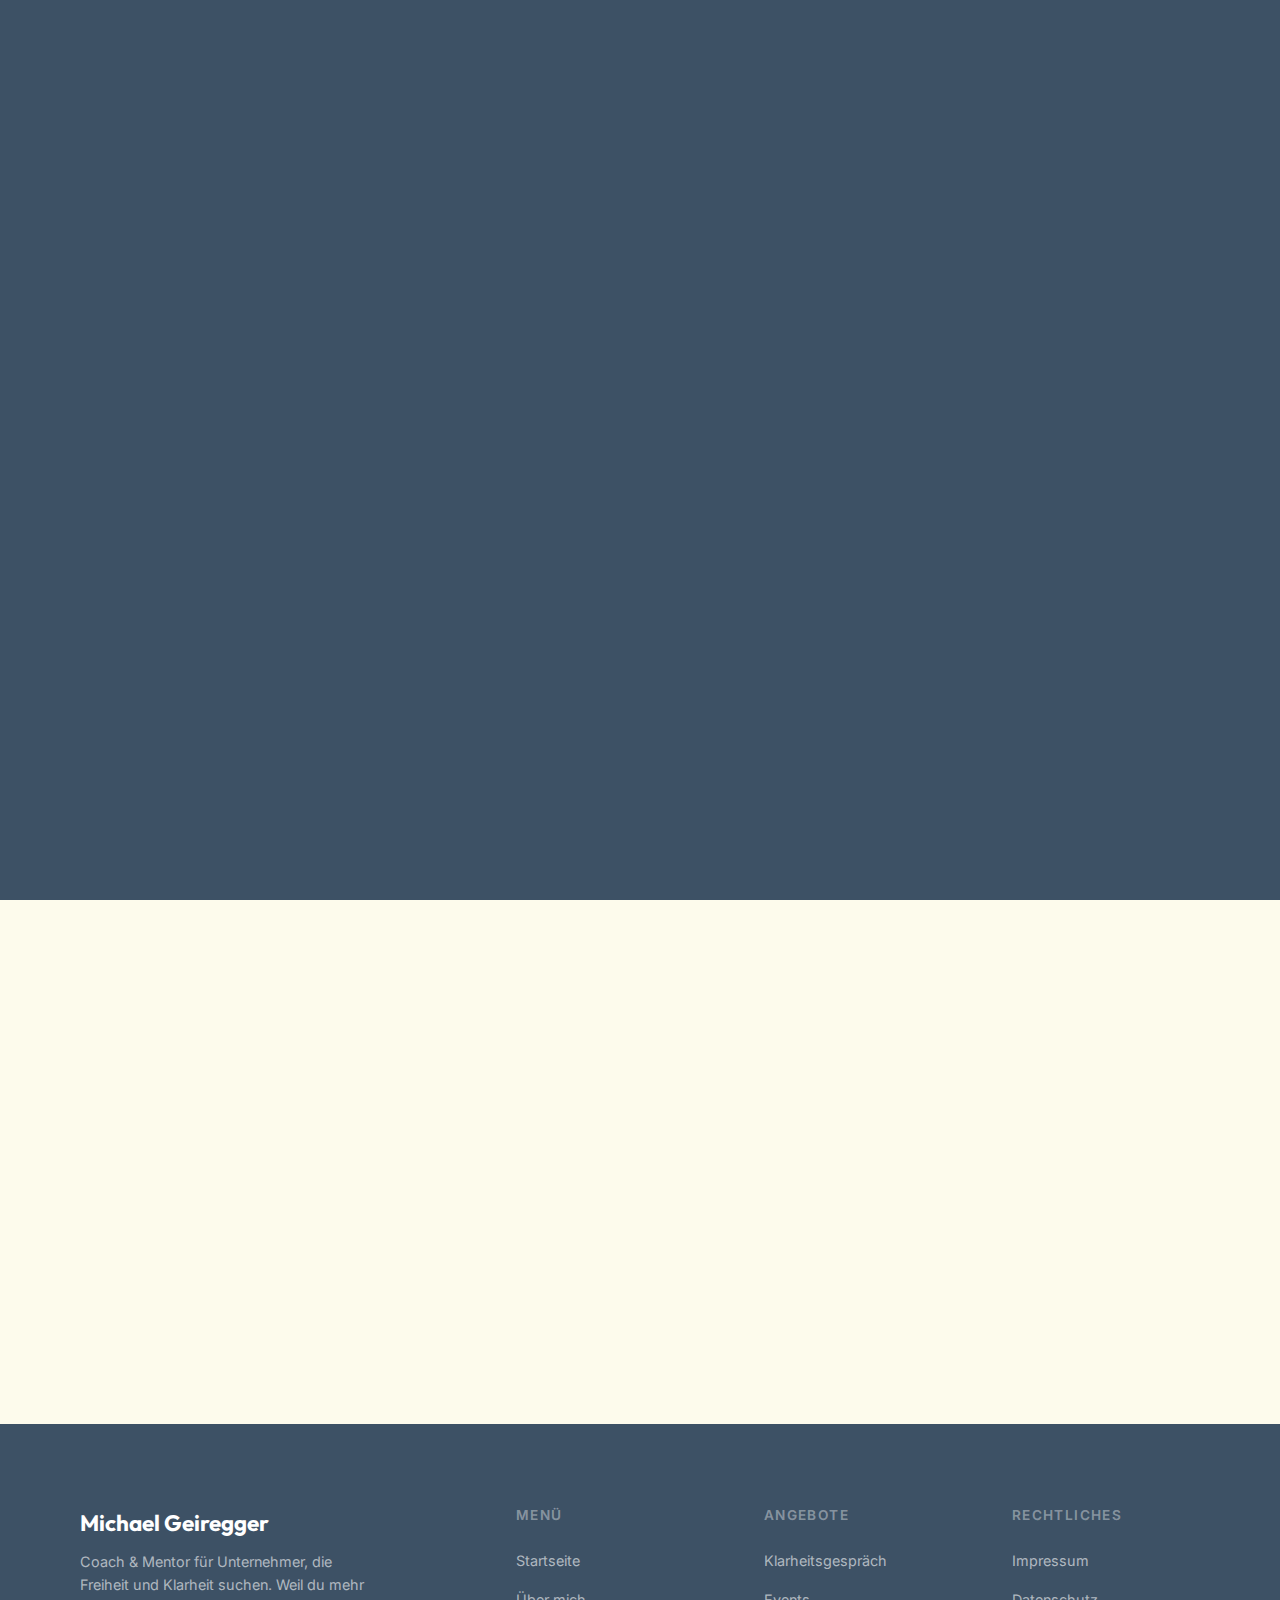
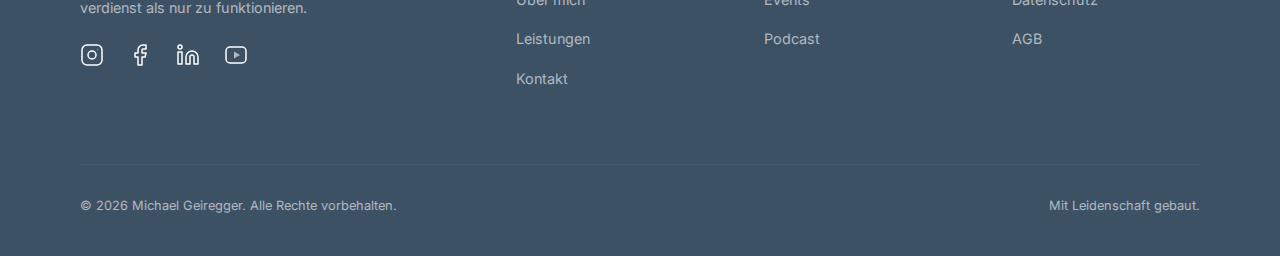
<file: confirmation-email.html>
<!DOCTYPE html>
<html lang="de">
<head>
    <meta charset="UTF-8">
    <meta name="viewport" content="width=device-width, initial-scale=1.0">
    <link rel="icon" type="image/svg+xml" href="favicon.svg">
    <title>Anmeldung bestätigt | Michael Geiregger</title>
    <meta name="description" content="Deine Newsletter-Anmeldung wurde erfolgreich bestätigt. Willkommen an Bord!">
    <meta name="robots" content="noindex, nofollow">
    <link rel="preconnect" href="https://fonts.googleapis.com">
    <link rel="preconnect" href="https://fonts.gstatic.com" crossorigin>
    <link href="https://fonts.googleapis.com/css2?family=Inter:wght@300;400;500;600;700&family=Outfit:wght@400;500;600;700;800&display=swap" rel="stylesheet">
    <link rel="stylesheet" href="css/style.css">
    <script defer data-domain="michael-geiregger.com" src="https://plausible.io/js/plausible.js"></script>
</head>
<body>

    <div class="page-loader" id="pageLoader">
        <div class="loader-text"><span class="highlight">Willkommen</span> an Bord.</div>
    </div>
    <div class="scroll-progress" id="scrollProgress"></div>
    <div class="cursor-glow" id="cursorGlow"></div>

    <!-- NAVIGATION -->
    <nav class="nav" id="mainNav">
        <div class="nav-inner">
            <a href="index.html" class="nav-logo">Michael Geiregger<span>Coach & Mentor</span></a>
            <ul class="nav-links" id="navLinks">
                <li><a href="index.html">Startseite</a></li>
                <li><a href="ueber-mich.html">Über mich</a></li>
                <li><a href="leistungen.html">Leistungen</a></li>
                <li><a href="events.html">Events</a></li>
                <li><a href="podcast.html">Podcast</a></li>
                <li><a href="kontakt.html">Kontakt</a></li>
                <li><a href="klarheitsgespraech.html" class="nav-cta">Klarheitsgespräch</a></li>
            </ul>
            <button class="nav-toggle" id="navToggle" aria-label="Menü öffnen"><span></span><span></span><span></span></button>
        </div>
    </nav>

    <!-- HERO -->
    <section class="subpage-hero">
        <div class="hero-bg-gradient"></div>
        <div class="container">
            <div class="subpage-hero-content">
                <div class="section-label reveal">Newsletter</div>
                <h1 class="reveal">Anmeldung bestätigt!</h1>
                <p class="reveal">Schön, dass du dabei bist. Ab jetzt erhältst du regelmäßig Impulse zu Bewusstsein, Business und innerer Freiheit.</p>
            </div>
        </div>
    </section>

    <!-- CONFIRMATION CONTENT -->
    <section class="section" style="padding: 80px 0 60px;">
        <div class="container">
            <div style="max-width: 700px; margin: 0 auto; text-align: center;">

                <!-- Success Icon -->
                <div class="reveal" style="margin-bottom: 40px;">
                    <div style="width: 80px; height: 80px; margin: 0 auto; background: linear-gradient(135deg, var(--color-golden), #d4a744); border-radius: 50%; display: flex; align-items: center; justify-content: center;">
                        <svg width="40" height="40" viewBox="0 0 24 24" fill="none" stroke="white" stroke-width="2.5" stroke-linecap="round" stroke-linejoin="round">
                            <polyline points="20 6 9 17 4 12"></polyline>
                        </svg>
                    </div>
                </div>

                <h2 class="section-title reveal" style="margin-bottom: 20px;">Willkommen an Bord!</h2>
                <p class="section-text reveal" style="font-size: 1.1rem; line-height: 1.8; margin-bottom: 48px;">
                    Deine E-Mail-Adresse wurde erfolgreich bestätigt. Du bist jetzt Teil meiner Community und wirst als Erster von neuen Inhalten, Events und Impulsen erfahren.
                </p>

                <!-- Suggestion Cards -->
                <div class="reveal" style="display: grid; grid-template-columns: repeat(auto-fit, minmax(280px, 1fr)); gap: 24px; text-align: left; margin-bottom: 48px;">

                    <!-- Podcast Card -->
                    <div style="background: white; border-radius: 20px; padding: 32px; border: 1px solid rgba(0,0,0,0.04); transition: transform 0.3s ease, box-shadow 0.3s ease;" onmouseover="this.style.transform='translateY(-4px)';this.style.boxShadow='0 12px 40px rgba(0,0,0,0.06)';" onmouseout="this.style.transform='none';this.style.boxShadow='none';">
                        <div style="width: 48px; height: 48px; background: var(--color-cream); border-radius: 12px; display: flex; align-items: center; justify-content: center; margin-bottom: 20px;">
                            <svg width="24" height="24" viewBox="0 0 24 24" fill="none" stroke="var(--color-primary)" stroke-width="2" stroke-linecap="round" stroke-linejoin="round">
                                <path d="M3 18v-6a9 9 0 0 1 18 0v6"></path>
                                <path d="M21 19a2 2 0 0 1-2 2h-1a2 2 0 0 1-2-2v-3a2 2 0 0 1 2-2h3zM3 19a2 2 0 0 0 2 2h1a2 2 0 0 0 2-2v-3a2 2 0 0 0-2-2H3z"></path>
                            </svg>
                        </div>
                        <h3 style="font-family: var(--font-display); font-size: 1.15rem; font-weight: 600; color: var(--color-night); margin-bottom: 10px;">Podcast entdecken</h3>
                        <p style="font-size: 0.95rem; color: var(--color-text-light); line-height: 1.7; margin-bottom: 20px;">
                            Hör rein in meinen Podcast "Zwischen Alltag und Universum" und lass dich von Gesprächen über Bewusstsein und Transformation inspirieren.
                        </p>
                        <a href="podcast.html" class="btn btn-outline" style="font-size: 0.85rem; padding: 10px 20px;">
                            Zum Podcast <span class="btn-arrow">&rarr;</span>
                        </a>
                    </div>

                    <!-- Über mich Card -->
                    <div style="background: white; border-radius: 20px; padding: 32px; border: 1px solid rgba(0,0,0,0.04); transition: transform 0.3s ease, box-shadow 0.3s ease;" onmouseover="this.style.transform='translateY(-4px)';this.style.boxShadow='0 12px 40px rgba(0,0,0,0.06)';" onmouseout="this.style.transform='none';this.style.boxShadow='none';">
                        <div style="width: 48px; height: 48px; background: var(--color-cream); border-radius: 12px; display: flex; align-items: center; justify-content: center; margin-bottom: 20px;">
                            <svg width="24" height="24" viewBox="0 0 24 24" fill="none" stroke="var(--color-primary)" stroke-width="2" stroke-linecap="round" stroke-linejoin="round">
                                <path d="M20 21v-2a4 4 0 0 0-4-4H8a4 4 0 0 0-4 4v2"></path>
                                <circle cx="12" cy="7" r="4"></circle>
                            </svg>
                        </div>
                        <h3 style="font-family: var(--font-display); font-size: 1.15rem; font-weight: 600; color: var(--color-night); margin-bottom: 10px;">Mehr über mich</h3>
                        <p style="font-size: 0.95rem; color: var(--color-text-light); line-height: 1.7; margin-bottom: 20px;">
                            Erfahre, wer hinter den Impulsen steht und warum ich Unternehmer auf dem Weg zu mehr Freiheit und Klarheit begleite.
                        </p>
                        <a href="ueber-mich.html" class="btn btn-outline" style="font-size: 0.85rem; padding: 10px 20px;">
                            Meine Geschichte <span class="btn-arrow">&rarr;</span>
                        </a>
                    </div>

                </div>

                <!-- Back to home -->
                <div class="reveal">
                    <a href="index.html" class="btn btn-primary">
                        Zur Startseite <span class="btn-arrow">&rarr;</span>
                    </a>
                </div>

            </div>
        </div>
    </section>

    <!-- FOOTER -->
    <footer class="footer">
        <div class="container">
            <div class="footer-grid">
                <div class="footer-brand">
                    <div class="footer-brand-name">Michael Geiregger</div>
                    <p class="footer-brand-tagline">Coach & Mentor für Unternehmer, die Freiheit und Klarheit suchen. Weil du mehr verdienst als nur zu funktionieren.</p>
                    <div class="footer-social">
                        <a href="https://www.instagram.com/michael.geiregger" target="_blank" rel="noopener" aria-label="Instagram"><svg viewBox="0 0 24 24"><rect x="2" y="2" width="20" height="20" rx="5" ry="5"/><circle cx="12" cy="12" r="4"/><circle cx="17.5" cy="6.5" r="0.5" fill="currentColor" stroke="none"/></svg></a>
                        <a href="https://www.facebook.com/michael.geiregger" target="_blank" rel="noopener" aria-label="Facebook"><svg viewBox="0 0 24 24"><path d="M18 2h-3a5 5 0 0 0-5 5v3H7v4h3v8h4v-8h3l1-4h-4V7a1 1 0 0 1 1-1h3z"/></svg></a>
                        <a href="https://www.linkedin.com/in/michael-geiregger/" target="_blank" rel="noopener" aria-label="LinkedIn"><svg viewBox="0 0 24 24"><path d="M16 8a6 6 0 0 1 6 6v7h-4v-7a2 2 0 0 0-2-2 2 2 0 0 0-2 2v7h-4v-7a6 6 0 0 1 6-6z"/><rect x="2" y="9" width="4" height="12"/><circle cx="4" cy="4" r="2"/></svg></a>
                        <a href="https://www.youtube.com/@ZwischenAlltagundUniversum" target="_blank" rel="noopener" aria-label="YouTube"><svg viewBox="0 0 24 24"><rect x="2" y="4" width="20" height="16" rx="4" ry="4"/><polygon points="10 8.5 16 12 10 15.5" fill="currentColor" stroke="none"/></svg></a>
                    </div>
                </div>
                <div class="footer-column"><h4>Menü</h4><ul><li><a href="index.html">Startseite</a></li><li><a href="ueber-mich.html">Über mich</a></li><li><a href="leistungen.html">Leistungen</a></li><li><a href="kontakt.html">Kontakt</a></li></ul></div>
                <div class="footer-column"><h4>Angebote</h4><ul><li><a href="klarheitsgespraech.html">Klarheitsgespräch</a></li><li><a href="events.html">Events</a></li><li><a href="podcast.html">Podcast</a></li></ul></div>
                <div class="footer-column"><h4>Rechtliches</h4><ul><li><a href="#">Impressum</a></li><li><a href="#">Datenschutz</a></li><li><a href="#">AGB</a></li></ul></div>
            </div>
            <div class="footer-bottom">
                <span>&copy; 2026 Michael Geiregger. Alle Rechte vorbehalten.</span>
                <span>Mit Leidenschaft gebaut.</span>
            </div>
        </div>
    </footer>

    <script src="js/main.js"></script>
</body>
</html>
</file>
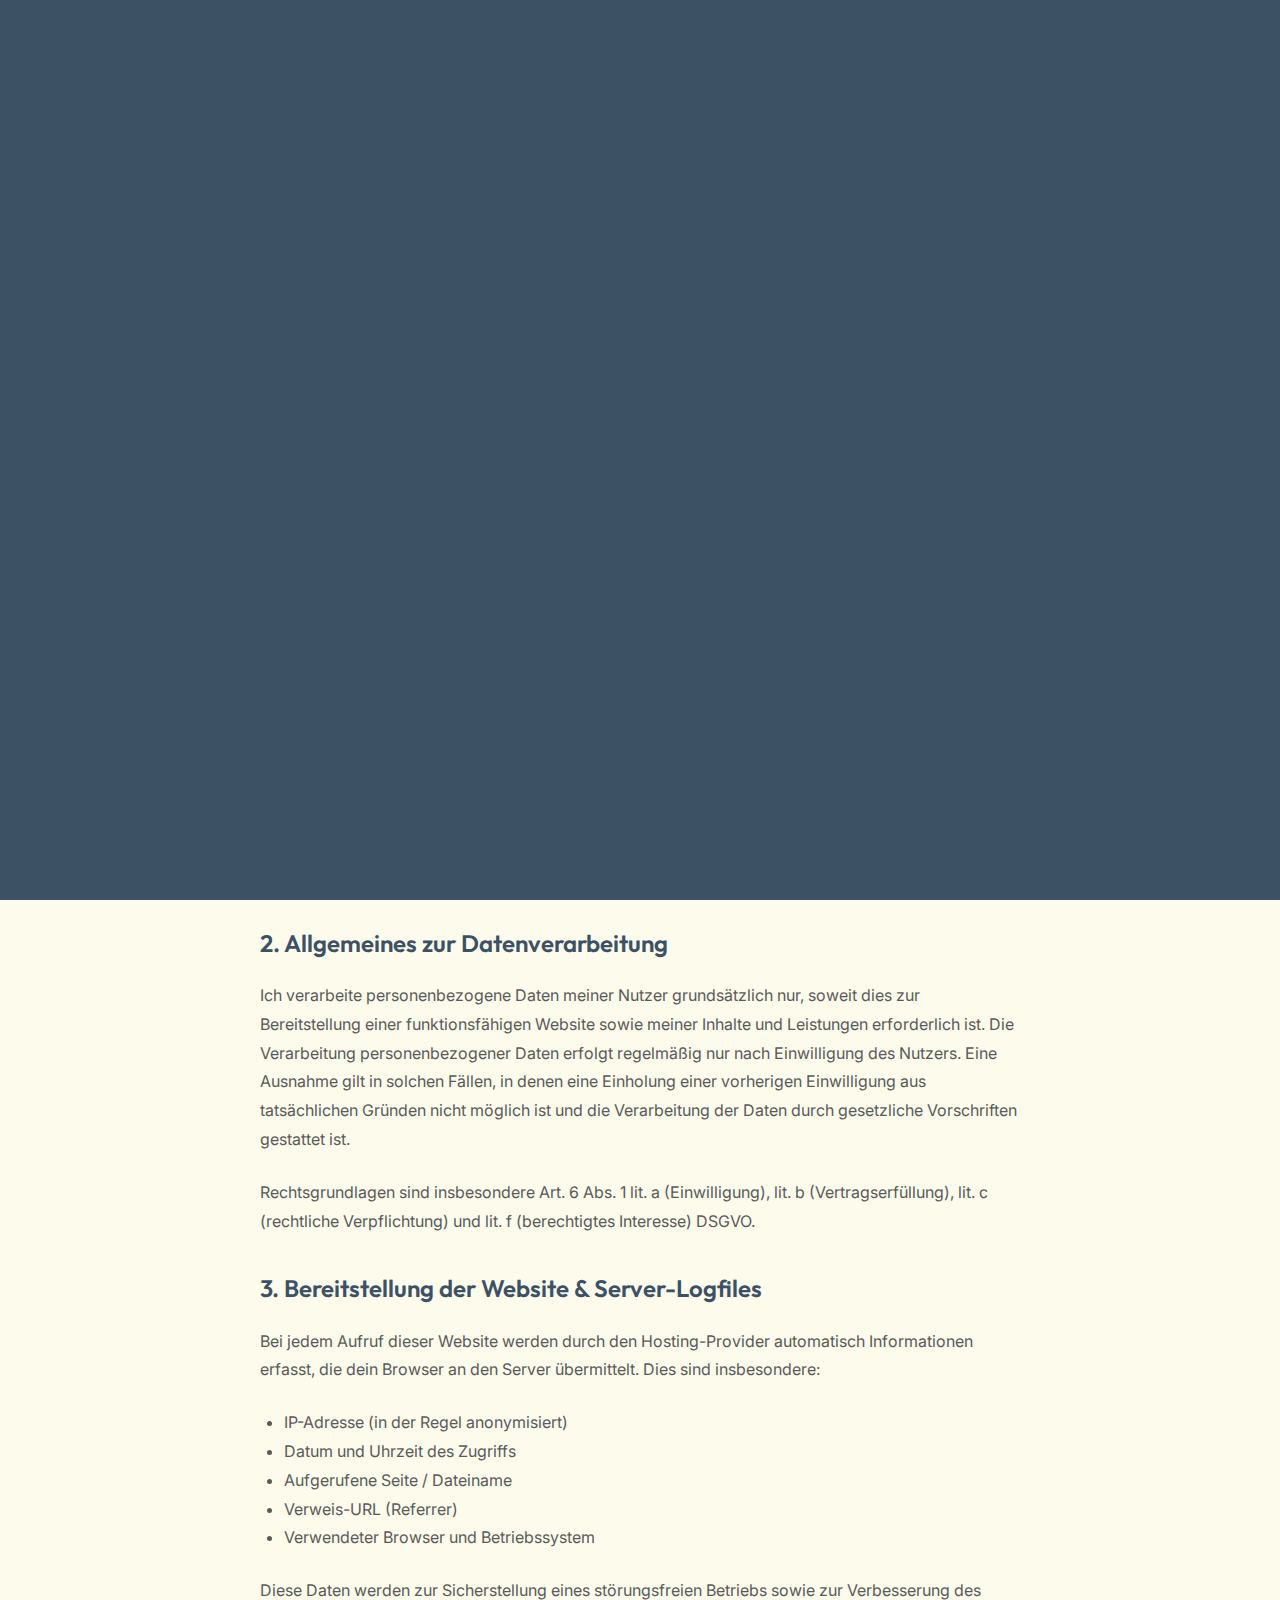
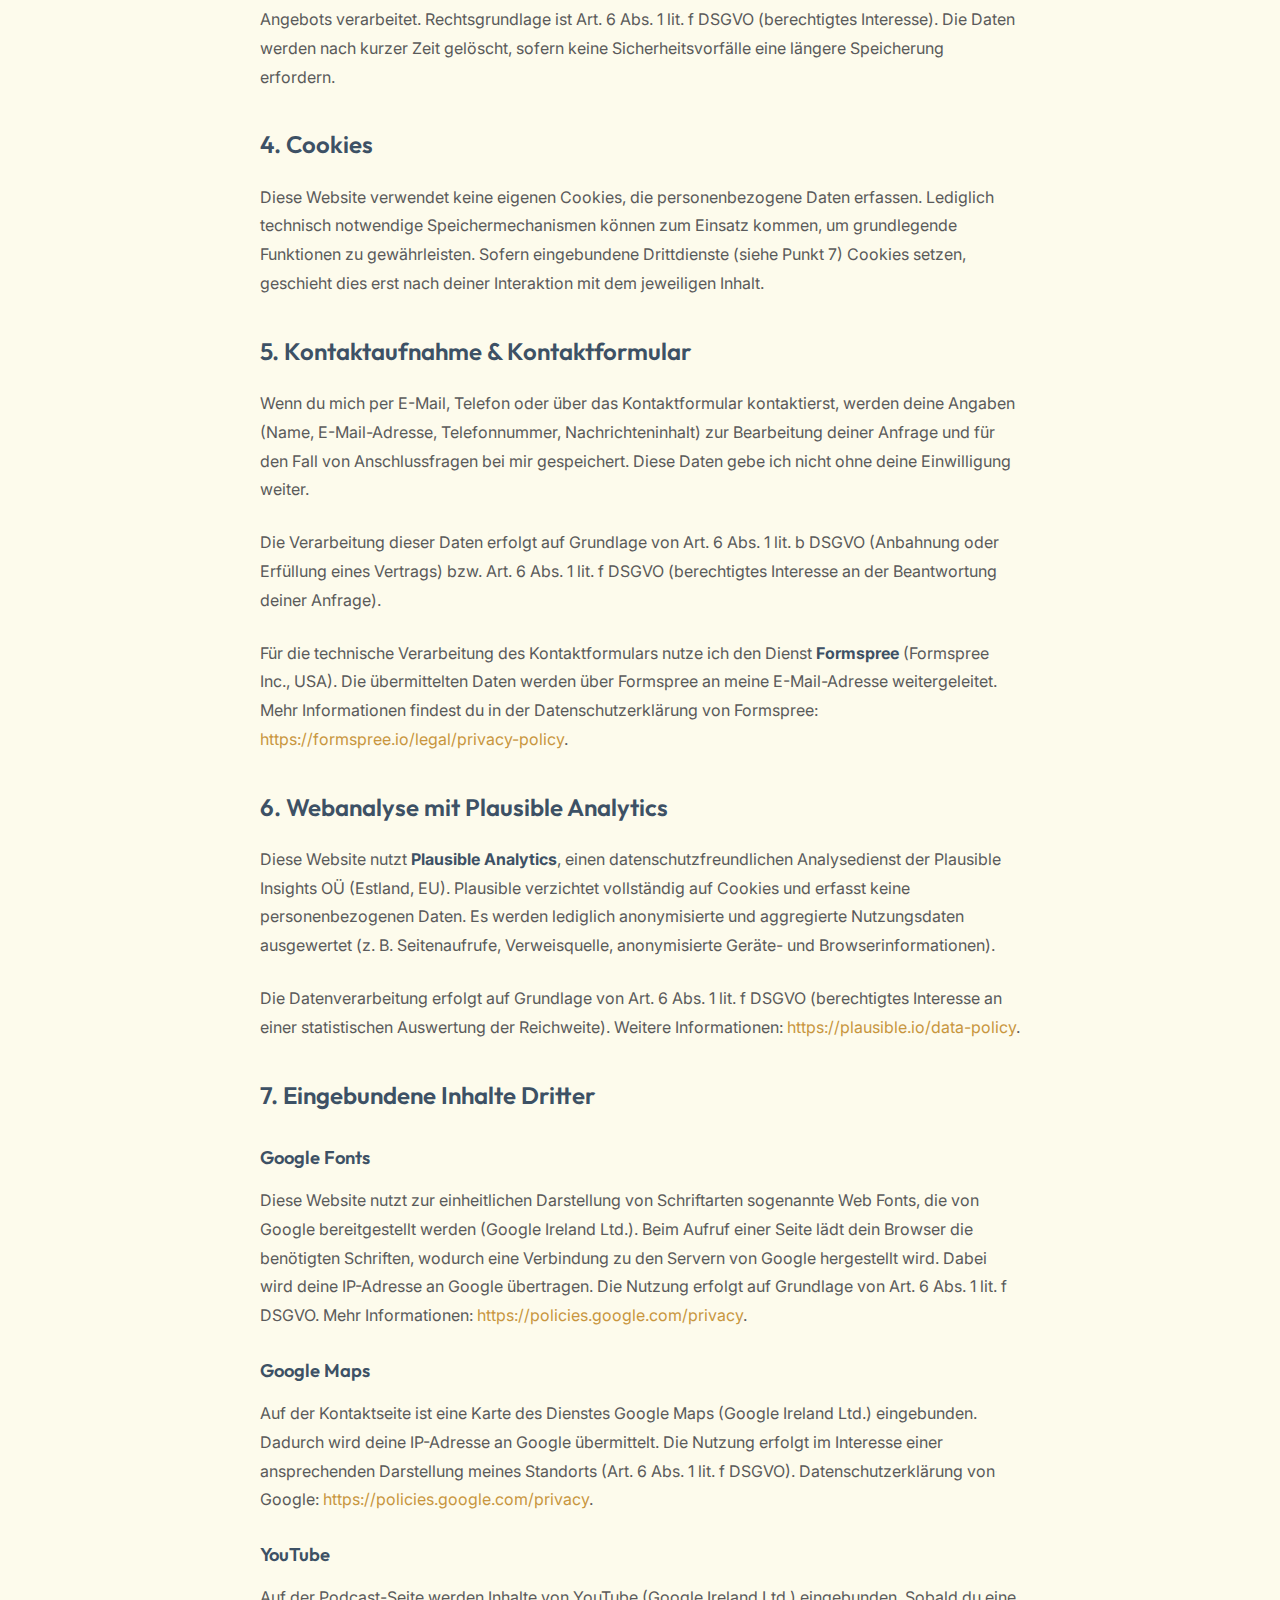
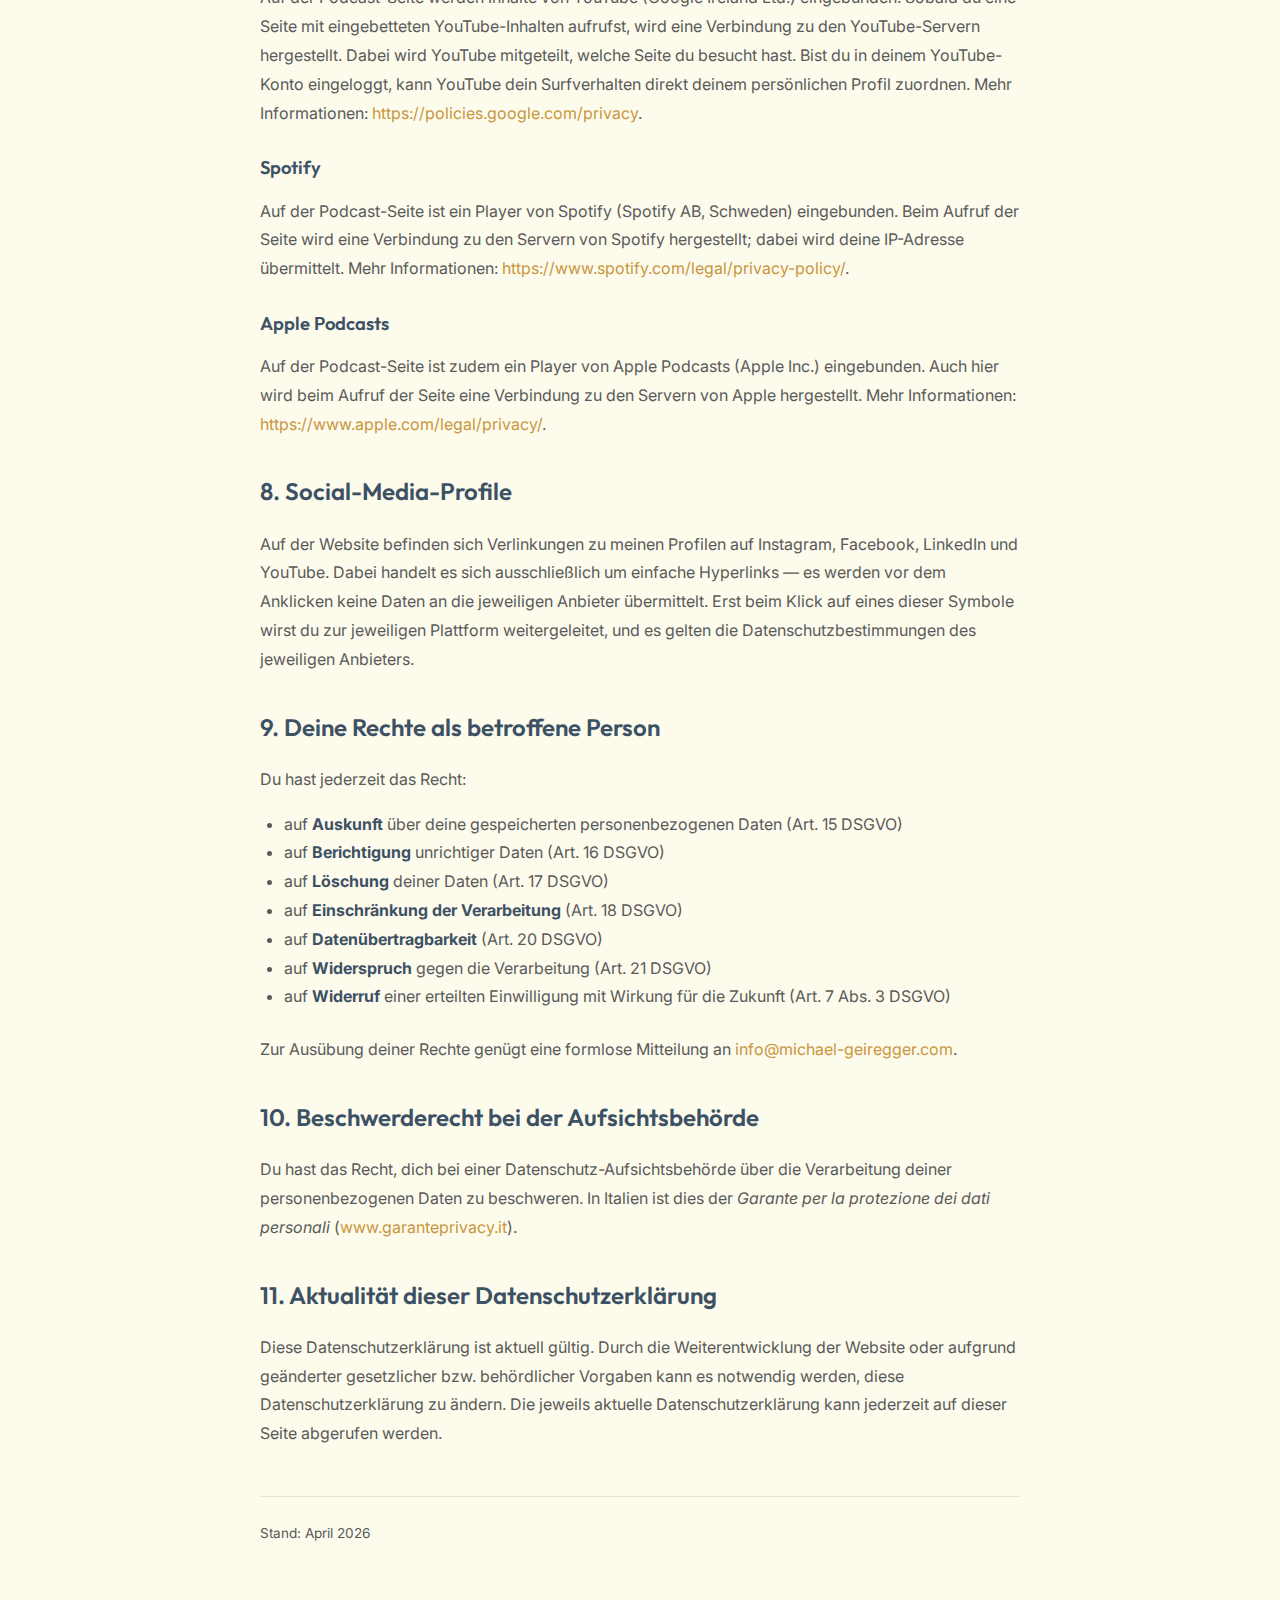
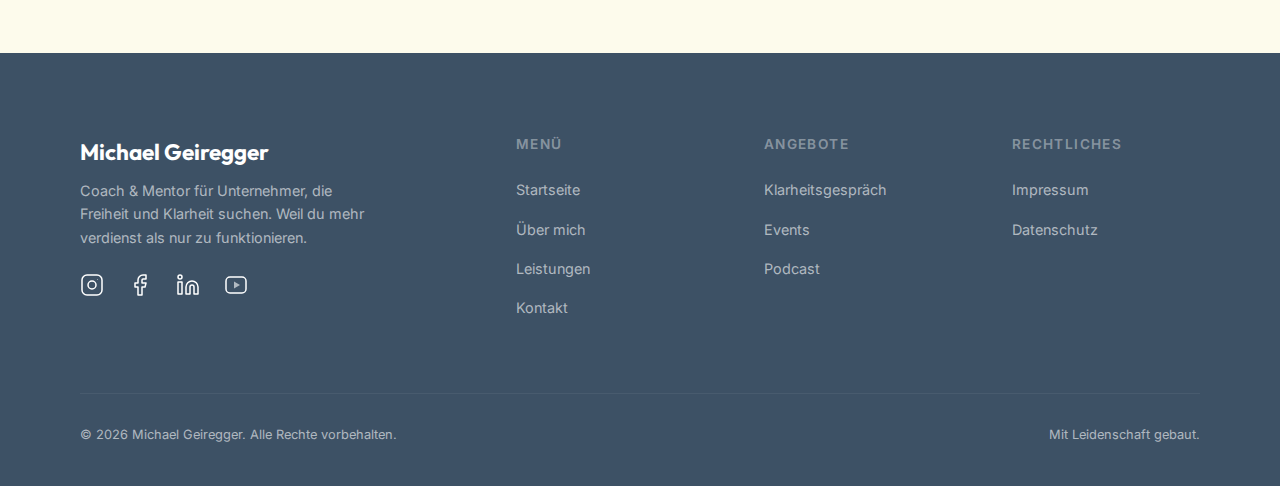
<file: datenschutz.html>
<!DOCTYPE html>
<html lang="de">
<head>
    <meta charset="UTF-8">
    <meta name="viewport" content="width=device-width, initial-scale=1.0">
    <link rel="icon" type="image/svg+xml" href="favicon.svg">
    <title>Datenschutz | Michael Geiregger</title>
    <meta name="description" content="Datenschutzerklärung von Michael Geiregger - Coach & Mentor. Informationen zur Verarbeitung personenbezogener Daten gemäß DSGVO.">
    <meta name="author" content="Michael Geiregger">
    <meta name="robots" content="noindex, follow">
    <link rel="canonical" href="https://michael-geiregger.com/datenschutz.html">

    <link rel="preconnect" href="https://fonts.googleapis.com">
    <link rel="preconnect" href="https://fonts.gstatic.com" crossorigin>
    <link href="https://fonts.googleapis.com/css2?family=Inter:wght@300;400;500;600;700&family=Outfit:wght@400;500;600;700;800&display=swap" rel="stylesheet">
    <link rel="stylesheet" href="css/style.css">
    <script defer data-domain="michael-geiregger.com" src="https://plausible.io/js/plausible.js"></script>
</head>
<body>

    <div class="page-loader" id="pageLoader">
        <div class="loader-text"><span class="highlight">Klarheit</span> beginnt hier.</div>
    </div>
    <div class="scroll-progress" id="scrollProgress"></div>
    <div class="cursor-glow" id="cursorGlow"></div>

    <!-- NAVIGATION -->
    <nav class="nav" id="mainNav">
        <div class="nav-inner">
            <a href="index.html" class="nav-logo">Michael Geiregger</a>
            <ul class="nav-links" id="navLinks">
                <li><a href="index.html">Startseite</a></li>
                <li><a href="ueber-mich.html">Über mich</a></li>
                <li><a href="leistungen.html">Leistungen</a></li>
                <li><a href="events.html">Events</a></li>
                <li><a href="podcast.html">Podcast</a></li>
                <li><a href="kontakt.html">Kontakt</a></li>
                <li><a href="klarheitsgespraech.html" class="nav-cta">Klarheitsgespräch</a></li>
            </ul>
            <button class="nav-toggle" id="navToggle" aria-label="Menü öffnen"><span></span><span></span><span></span></button>
        </div>
    </nav>

    <!-- HERO -->
    <section class="subpage-hero">
        <div class="hero-bg-gradient"></div>
        <div class="container">
            <div class="subpage-hero-content">
                <div class="section-label reveal">Rechtliches</div>
                <h1 class="reveal">Datenschutz&shy;erklärung</h1>
                <p class="reveal">Informationen zur Verarbeitung deiner personenbezogenen Daten gemäß DSGVO.</p>
            </div>
        </div>
    </section>

    <!-- CONTENT -->
    <section class="content-section">
        <div class="container">
            <div style="max-width: 760px; margin: 0 auto; font-size: 1rem; line-height: 1.8; color: var(--color-text-light);">

                <h2 style="font-family: var(--font-display); font-size: 1.5rem; font-weight: 600; color: var(--color-night); margin-top: 0; margin-bottom: 16px;">1. Verantwortlicher</h2>
                <p style="margin-bottom: 32px;">
                    Verantwortlich für die Datenverarbeitung auf dieser Website im Sinne der Datenschutz-Grundverordnung (DSGVO) ist:<br><br>
                    <strong style="color: var(--color-night);">Michael Geiregger</strong><br>
                    Sandegg 12<br>
                    39030 Percha (BZ), Italien<br>
                    Telefon: <a href="tel:+393483953550" style="color: var(--color-primary);">+39 348 3953550</a><br>
                    E-Mail: <a href="mailto:info@michael-geiregger.com" style="color: var(--color-primary);">info@michael-geiregger.com</a>
                </p>

                <h2 style="font-family: var(--font-display); font-size: 1.5rem; font-weight: 600; color: var(--color-night); margin-top: 32px; margin-bottom: 16px;">2. Allgemeines zur Datenverarbeitung</h2>
                <p style="margin-bottom: 24px;">
                    Ich verarbeite personenbezogene Daten meiner Nutzer grundsätzlich nur, soweit dies zur Bereitstellung einer funktionsfähigen Website sowie meiner Inhalte und Leistungen erforderlich ist. Die Verarbeitung personenbezogener Daten erfolgt regelmäßig nur nach Einwilligung des Nutzers. Eine Ausnahme gilt in solchen Fällen, in denen eine Einholung einer vorherigen Einwilligung aus tatsächlichen Gründen nicht möglich ist und die Verarbeitung der Daten durch gesetzliche Vorschriften gestattet ist.
                </p>
                <p style="margin-bottom: 32px;">
                    Rechtsgrundlagen sind insbesondere Art. 6 Abs. 1 lit. a (Einwilligung), lit. b (Vertragserfüllung), lit. c (rechtliche Verpflichtung) und lit. f (berechtigtes Interesse) DSGVO.
                </p>

                <h2 style="font-family: var(--font-display); font-size: 1.5rem; font-weight: 600; color: var(--color-night); margin-top: 32px; margin-bottom: 16px;">3. Bereitstellung der Website &amp; Server-Logfiles</h2>
                <p style="margin-bottom: 24px;">
                    Bei jedem Aufruf dieser Website werden durch den Hosting-Provider automatisch Informationen erfasst, die dein Browser an den Server übermittelt. Dies sind insbesondere:
                </p>
                <ul style="margin-bottom: 24px; padding-left: 24px;">
                    <li>IP-Adresse (in der Regel anonymisiert)</li>
                    <li>Datum und Uhrzeit des Zugriffs</li>
                    <li>Aufgerufene Seite / Dateiname</li>
                    <li>Verweis-URL (Referrer)</li>
                    <li>Verwendeter Browser und Betriebssystem</li>
                </ul>
                <p style="margin-bottom: 32px;">
                    Diese Daten werden zur Sicherstellung eines störungsfreien Betriebs sowie zur Verbesserung des Angebots verarbeitet. Rechtsgrundlage ist Art. 6 Abs. 1 lit. f DSGVO (berechtigtes Interesse). Die Daten werden nach kurzer Zeit gelöscht, sofern keine Sicherheitsvorfälle eine längere Speicherung erfordern.
                </p>

                <h2 style="font-family: var(--font-display); font-size: 1.5rem; font-weight: 600; color: var(--color-night); margin-top: 32px; margin-bottom: 16px;">4. Cookies</h2>
                <p style="margin-bottom: 32px;">
                    Diese Website verwendet keine eigenen Cookies, die personenbezogene Daten erfassen. Lediglich technisch notwendige Speichermechanismen können zum Einsatz kommen, um grundlegende Funktionen zu gewährleisten. Sofern eingebundene Drittdienste (siehe Punkt 7) Cookies setzen, geschieht dies erst nach deiner Interaktion mit dem jeweiligen Inhalt.
                </p>

                <h2 style="font-family: var(--font-display); font-size: 1.5rem; font-weight: 600; color: var(--color-night); margin-top: 32px; margin-bottom: 16px;">5. Kontaktaufnahme &amp; Kontaktformular</h2>
                <p style="margin-bottom: 24px;">
                    Wenn du mich per E-Mail, Telefon oder über das Kontaktformular kontaktierst, werden deine Angaben (Name, E-Mail-Adresse, Telefonnummer, Nachrichteninhalt) zur Bearbeitung deiner Anfrage und für den Fall von Anschlussfragen bei mir gespeichert. Diese Daten gebe ich nicht ohne deine Einwilligung weiter.
                </p>
                <p style="margin-bottom: 24px;">
                    Die Verarbeitung dieser Daten erfolgt auf Grundlage von Art. 6 Abs. 1 lit. b DSGVO (Anbahnung oder Erfüllung eines Vertrags) bzw. Art. 6 Abs. 1 lit. f DSGVO (berechtigtes Interesse an der Beantwortung deiner Anfrage).
                </p>
                <p style="margin-bottom: 32px;">
                    Für die technische Verarbeitung des Kontaktformulars nutze ich den Dienst <strong style="color: var(--color-night);">Formspree</strong> (Formspree Inc., USA). Die übermittelten Daten werden über Formspree an meine E-Mail-Adresse weitergeleitet. Mehr Informationen findest du in der Datenschutzerklärung von Formspree:
                    <a href="https://formspree.io/legal/privacy-policy" target="_blank" rel="noopener" style="color: var(--color-primary);">https://formspree.io/legal/privacy-policy</a>.
                </p>

                <h2 style="font-family: var(--font-display); font-size: 1.5rem; font-weight: 600; color: var(--color-night); margin-top: 32px; margin-bottom: 16px;">6. Webanalyse mit Plausible Analytics</h2>
                <p style="margin-bottom: 24px;">
                    Diese Website nutzt <strong style="color: var(--color-night);">Plausible Analytics</strong>, einen datenschutzfreundlichen Analysedienst der Plausible Insights OÜ (Estland, EU). Plausible verzichtet vollständig auf Cookies und erfasst keine personenbezogenen Daten. Es werden lediglich anonymisierte und aggregierte Nutzungsdaten ausgewertet (z. B. Seitenaufrufe, Verweisquelle, anonymisierte Geräte- und Browserinformationen).
                </p>
                <p style="margin-bottom: 32px;">
                    Die Datenverarbeitung erfolgt auf Grundlage von Art. 6 Abs. 1 lit. f DSGVO (berechtigtes Interesse an einer statistischen Auswertung der Reichweite). Weitere Informationen:
                    <a href="https://plausible.io/data-policy" target="_blank" rel="noopener" style="color: var(--color-primary);">https://plausible.io/data-policy</a>.
                </p>

                <h2 style="font-family: var(--font-display); font-size: 1.5rem; font-weight: 600; color: var(--color-night); margin-top: 32px; margin-bottom: 16px;">7. Eingebundene Inhalte Dritter</h2>

                <h3 style="font-family: var(--font-display); font-size: 1.15rem; font-weight: 600; color: var(--color-night); margin-top: 24px; margin-bottom: 12px;">Google Fonts</h3>
                <p style="margin-bottom: 24px;">
                    Diese Website nutzt zur einheitlichen Darstellung von Schriftarten sogenannte Web Fonts, die von Google bereitgestellt werden (Google Ireland Ltd.). Beim Aufruf einer Seite lädt dein Browser die benötigten Schriften, wodurch eine Verbindung zu den Servern von Google hergestellt wird. Dabei wird deine IP-Adresse an Google übertragen. Die Nutzung erfolgt auf Grundlage von Art. 6 Abs. 1 lit. f DSGVO. Mehr Informationen:
                    <a href="https://policies.google.com/privacy" target="_blank" rel="noopener" style="color: var(--color-primary);">https://policies.google.com/privacy</a>.
                </p>

                <h3 style="font-family: var(--font-display); font-size: 1.15rem; font-weight: 600; color: var(--color-night); margin-top: 24px; margin-bottom: 12px;">Google Maps</h3>
                <p style="margin-bottom: 24px;">
                    Auf der Kontaktseite ist eine Karte des Dienstes Google Maps (Google Ireland Ltd.) eingebunden. Dadurch wird deine IP-Adresse an Google übermittelt. Die Nutzung erfolgt im Interesse einer ansprechenden Darstellung meines Standorts (Art. 6 Abs. 1 lit. f DSGVO). Datenschutzerklärung von Google:
                    <a href="https://policies.google.com/privacy" target="_blank" rel="noopener" style="color: var(--color-primary);">https://policies.google.com/privacy</a>.
                </p>

                <h3 style="font-family: var(--font-display); font-size: 1.15rem; font-weight: 600; color: var(--color-night); margin-top: 24px; margin-bottom: 12px;">YouTube</h3>
                <p style="margin-bottom: 24px;">
                    Auf der Podcast-Seite werden Inhalte von YouTube (Google Ireland Ltd.) eingebunden. Sobald du eine Seite mit eingebetteten YouTube-Inhalten aufrufst, wird eine Verbindung zu den YouTube-Servern hergestellt. Dabei wird YouTube mitgeteilt, welche Seite du besucht hast. Bist du in deinem YouTube-Konto eingeloggt, kann YouTube dein Surfverhalten direkt deinem persönlichen Profil zuordnen. Mehr Informationen:
                    <a href="https://policies.google.com/privacy" target="_blank" rel="noopener" style="color: var(--color-primary);">https://policies.google.com/privacy</a>.
                </p>

                <h3 style="font-family: var(--font-display); font-size: 1.15rem; font-weight: 600; color: var(--color-night); margin-top: 24px; margin-bottom: 12px;">Spotify</h3>
                <p style="margin-bottom: 24px;">
                    Auf der Podcast-Seite ist ein Player von Spotify (Spotify AB, Schweden) eingebunden. Beim Aufruf der Seite wird eine Verbindung zu den Servern von Spotify hergestellt; dabei wird deine IP-Adresse übermittelt. Mehr Informationen:
                    <a href="https://www.spotify.com/legal/privacy-policy/" target="_blank" rel="noopener" style="color: var(--color-primary);">https://www.spotify.com/legal/privacy-policy/</a>.
                </p>

                <h3 style="font-family: var(--font-display); font-size: 1.15rem; font-weight: 600; color: var(--color-night); margin-top: 24px; margin-bottom: 12px;">Apple Podcasts</h3>
                <p style="margin-bottom: 32px;">
                    Auf der Podcast-Seite ist zudem ein Player von Apple Podcasts (Apple Inc.) eingebunden. Auch hier wird beim Aufruf der Seite eine Verbindung zu den Servern von Apple hergestellt. Mehr Informationen:
                    <a href="https://www.apple.com/legal/privacy/" target="_blank" rel="noopener" style="color: var(--color-primary);">https://www.apple.com/legal/privacy/</a>.
                </p>

                <h2 style="font-family: var(--font-display); font-size: 1.5rem; font-weight: 600; color: var(--color-night); margin-top: 32px; margin-bottom: 16px;">8. Social-Media-Profile</h2>
                <p style="margin-bottom: 32px;">
                    Auf der Website befinden sich Verlinkungen zu meinen Profilen auf Instagram, Facebook, LinkedIn und YouTube. Dabei handelt es sich ausschließlich um einfache Hyperlinks &mdash; es werden vor dem Anklicken keine Daten an die jeweiligen Anbieter übermittelt. Erst beim Klick auf eines dieser Symbole wirst du zur jeweiligen Plattform weitergeleitet, und es gelten die Datenschutzbestimmungen des jeweiligen Anbieters.
                </p>

                <h2 style="font-family: var(--font-display); font-size: 1.5rem; font-weight: 600; color: var(--color-night); margin-top: 32px; margin-bottom: 16px;">9. Deine Rechte als betroffene Person</h2>
                <p style="margin-bottom: 16px;">
                    Du hast jederzeit das Recht:
                </p>
                <ul style="margin-bottom: 24px; padding-left: 24px;">
                    <li>auf <strong style="color: var(--color-night);">Auskunft</strong> über deine gespeicherten personenbezogenen Daten (Art. 15 DSGVO)</li>
                    <li>auf <strong style="color: var(--color-night);">Berichtigung</strong> unrichtiger Daten (Art. 16 DSGVO)</li>
                    <li>auf <strong style="color: var(--color-night);">Löschung</strong> deiner Daten (Art. 17 DSGVO)</li>
                    <li>auf <strong style="color: var(--color-night);">Einschränkung der Verarbeitung</strong> (Art. 18 DSGVO)</li>
                    <li>auf <strong style="color: var(--color-night);">Datenübertragbarkeit</strong> (Art. 20 DSGVO)</li>
                    <li>auf <strong style="color: var(--color-night);">Widerspruch</strong> gegen die Verarbeitung (Art. 21 DSGVO)</li>
                    <li>auf <strong style="color: var(--color-night);">Widerruf</strong> einer erteilten Einwilligung mit Wirkung für die Zukunft (Art. 7 Abs. 3 DSGVO)</li>
                </ul>
                <p style="margin-bottom: 32px;">
                    Zur Ausübung deiner Rechte genügt eine formlose Mitteilung an <a href="mailto:info@michael-geiregger.com" style="color: var(--color-primary);">info@michael-geiregger.com</a>.
                </p>

                <h2 style="font-family: var(--font-display); font-size: 1.5rem; font-weight: 600; color: var(--color-night); margin-top: 32px; margin-bottom: 16px;">10. Beschwerderecht bei der Aufsichtsbehörde</h2>
                <p style="margin-bottom: 32px;">
                    Du hast das Recht, dich bei einer Datenschutz-Aufsichtsbehörde über die Verarbeitung deiner personenbezogenen Daten zu beschweren. In Italien ist dies der <em>Garante per la protezione dei dati personali</em> (<a href="https://www.garanteprivacy.it" target="_blank" rel="noopener" style="color: var(--color-primary);">www.garanteprivacy.it</a>).
                </p>

                <h2 style="font-family: var(--font-display); font-size: 1.5rem; font-weight: 600; color: var(--color-night); margin-top: 32px; margin-bottom: 16px;">11. Aktualität dieser Datenschutzerklärung</h2>
                <p style="margin-bottom: 32px;">
                    Diese Datenschutzerklärung ist aktuell gültig. Durch die Weiterentwicklung der Website oder aufgrund geänderter gesetzlicher bzw. behördlicher Vorgaben kann es notwendig werden, diese Datenschutzerklärung zu ändern. Die jeweils aktuelle Datenschutzerklärung kann jederzeit auf dieser Seite abgerufen werden.
                </p>

                <p style="font-size: 0.85rem; color: var(--color-text-light); margin-top: 48px; padding-top: 24px; border-top: 1px solid var(--color-sand);">
                    Stand: April 2026
                </p>

            </div>
        </div>
    </section>

    <!-- FOOTER -->
    <footer class="footer">
        <div class="container">
            <div class="footer-grid">
                <div class="footer-brand">
                    <div class="footer-brand-name">Michael Geiregger</div>
                    <p class="footer-brand-tagline">Coach & Mentor für Unternehmer, die Freiheit und Klarheit suchen. Weil du mehr verdienst als nur zu funktionieren.</p>
                    <div class="footer-social">
                        <a href="https://www.instagram.com/michael.geiregger" target="_blank" rel="noopener" aria-label="Instagram"><svg viewBox="0 0 24 24"><rect x="2" y="2" width="20" height="20" rx="5" ry="5"/><circle cx="12" cy="12" r="4"/><circle cx="17.5" cy="6.5" r="0.5" fill="currentColor" stroke="none"/></svg></a>
                        <a href="https://www.facebook.com/michael.geiregger" target="_blank" rel="noopener" aria-label="Facebook"><svg viewBox="0 0 24 24"><path d="M18 2h-3a5 5 0 0 0-5 5v3H7v4h3v8h4v-8h3l1-4h-4V7a1 1 0 0 1 1-1h3z"/></svg></a>
                        <a href="https://www.linkedin.com/in/michael-geiregger/" target="_blank" rel="noopener" aria-label="LinkedIn"><svg viewBox="0 0 24 24"><path d="M16 8a6 6 0 0 1 6 6v7h-4v-7a2 2 0 0 0-2-2 2 2 0 0 0-2 2v7h-4v-7a6 6 0 0 1 6-6z"/><rect x="2" y="9" width="4" height="12"/><circle cx="4" cy="4" r="2"/></svg></a>
                        <a href="https://www.youtube.com/@ZwischenAlltagundUniversum" target="_blank" rel="noopener" aria-label="YouTube"><svg viewBox="0 0 24 24"><rect x="2" y="4" width="20" height="16" rx="4" ry="4"/><polygon points="10 8.5 16 12 10 15.5" fill="currentColor" stroke="none"/></svg></a>
                    </div>
                </div>
                <div class="footer-column"><h4>Menü</h4><ul><li><a href="index.html">Startseite</a></li><li><a href="ueber-mich.html">Über mich</a></li><li><a href="leistungen.html">Leistungen</a></li><li><a href="kontakt.html">Kontakt</a></li></ul></div>
                <div class="footer-column"><h4>Angebote</h4><ul><li><a href="klarheitsgespraech.html">Klarheitsgespräch</a></li><li><a href="events.html">Events</a></li><li><a href="podcast.html">Podcast</a></li></ul></div>
                <div class="footer-column"><h4>Rechtliches</h4><ul><li><a href="impressum.html">Impressum</a></li><li><a href="datenschutz.html">Datenschutz</a></li></ul></div>
            </div>
            <div class="footer-bottom">
                <span>&copy; 2026 Michael Geiregger. Alle Rechte vorbehalten.</span>
                <span>Mit Leidenschaft gebaut.</span>
            </div>
        </div>
    </footer>

    <script src="js/main.js"></script>
</body>
</html>
</file>
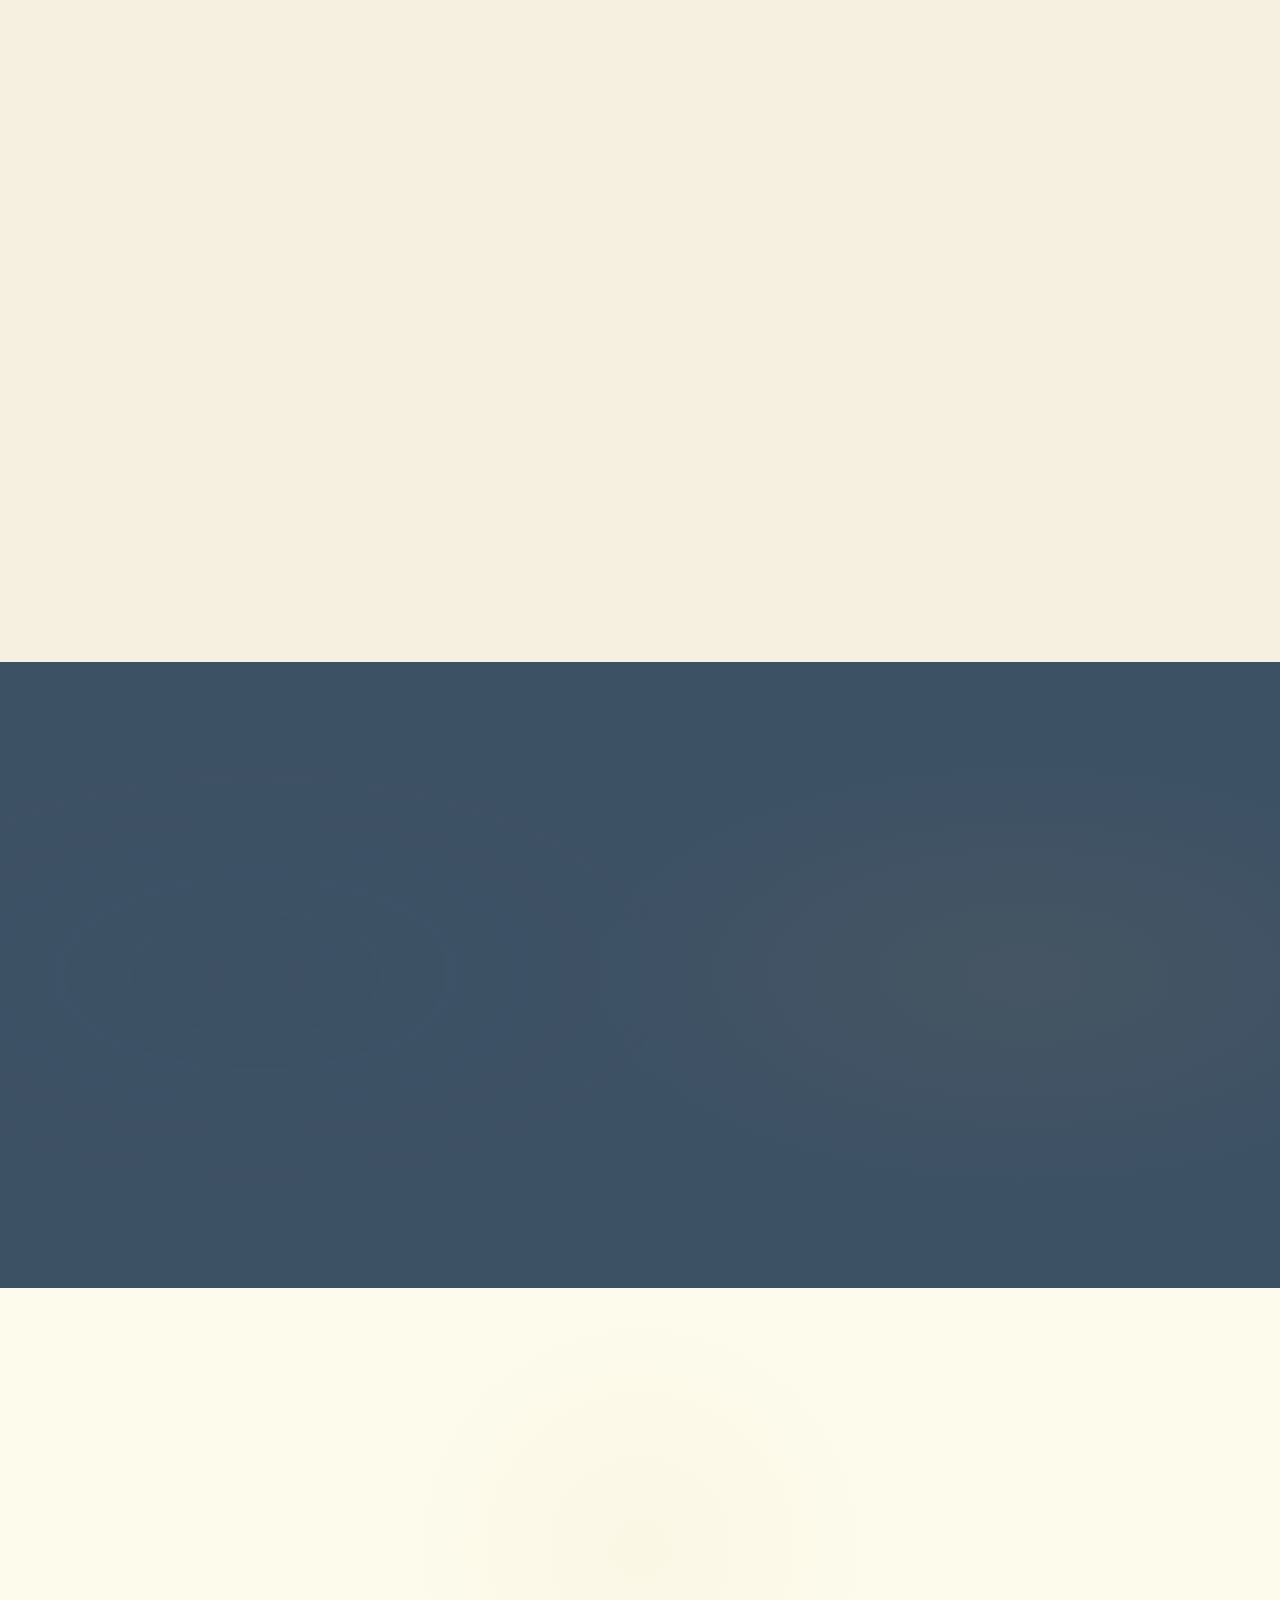
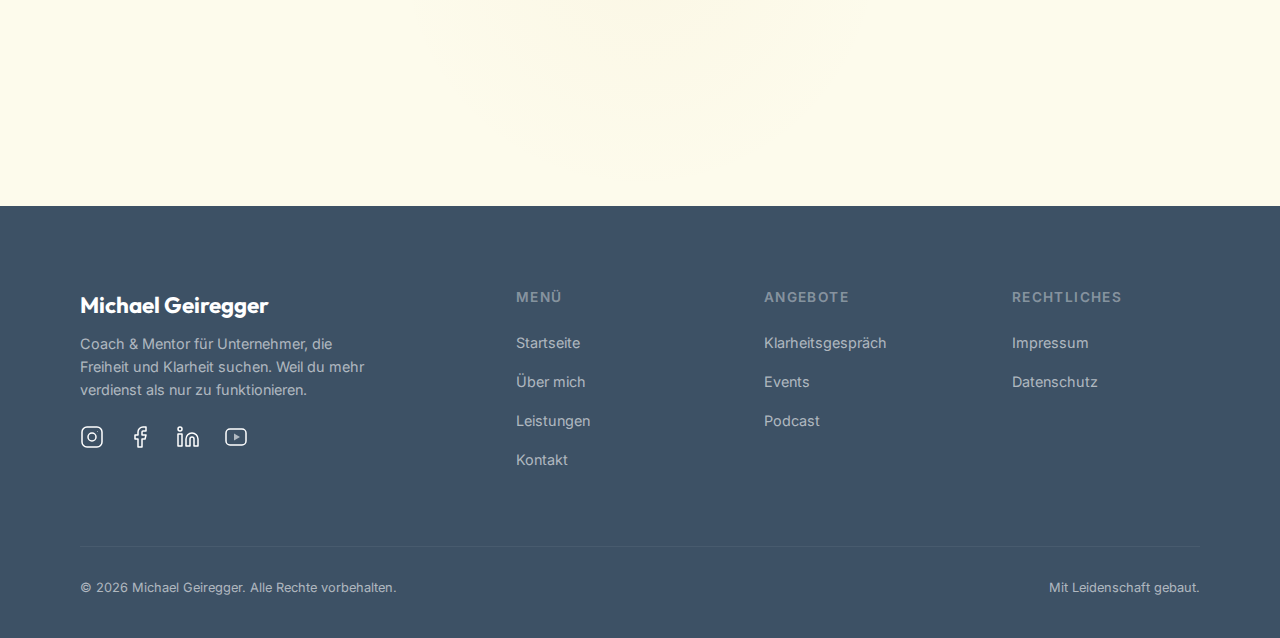
<file: events.html>
<!DOCTYPE html>
<html lang="de">
<head>
    <meta charset="UTF-8">
    <meta name="viewport" content="width=device-width, initial-scale=1.0">
    <link rel="icon" type="image/svg+xml" href="favicon.svg">
    <title>Events | Michael Geiregger - Coach & Mentor</title>
    <meta name="description" content="Erlebe Transformation live. Breathwork Sessions, Workshops und Retreats mit Michael Geiregger in Südtirol. Finde dein nächstes Event.">
    <meta name="author" content="Michael Geiregger">
    <meta name="robots" content="index, follow">
    <link rel="canonical" href="https://michael-geiregger.com/events.html">

    <!-- Open Graph -->
    <meta property="og:type" content="website">
    <meta property="og:title" content="Events | Michael Geiregger - Breathwork, Workshops & Retreats">
    <meta property="og:description" content="Erlebe Transformation live. Breathwork Sessions, Workshops und Retreats mit Michael Geiregger in Südtirol.">
    <meta property="og:url" content="https://michael-geiregger.com/events.html">
    <meta property="og:image" content="https://michael-geiregger.github.io/Homepage/images/michael-geiregger-thoughtful.jpg">
    <meta property="og:locale" content="de_DE">
    <meta property="og:site_name" content="Michael Geiregger">

    <!-- Twitter Card -->
    <meta name="twitter:card" content="summary_large_image">
    <meta name="twitter:title" content="Events | Michael Geiregger - Breathwork, Workshops & Retreats">
    <meta name="twitter:description" content="Erlebe Transformation live. Breathwork Sessions, Workshops und Retreats mit Michael Geiregger.">
    <meta name="twitter:image" content="https://michael-geiregger.github.io/Homepage/images/michael-geiregger-thoughtful.jpg">

    <link rel="preconnect" href="https://fonts.googleapis.com">
    <link rel="preconnect" href="https://fonts.gstatic.com" crossorigin>
    <link href="https://fonts.googleapis.com/css2?family=Inter:wght@300;400;500;600;700&family=Outfit:wght@400;500;600;700;800&display=swap" rel="stylesheet">
    <link rel="stylesheet" href="css/style.css">
    <script defer data-domain="michael-geiregger.com" src="https://plausible.io/js/plausible.js"></script>

    <!-- Structured Data -->
    <script type="application/ld+json">
    {
        "@context": "https://schema.org",
        "@type": "WebPage",
        "name": "Events - Breathwork, Workshops & Retreats",
        "description": "Erlebe Transformation live. Breathwork Sessions, Workshops und Retreats mit Michael Geiregger in Südtirol.",
        "url": "https://michael-geiregger.com/events.html",
        "mainEntity": {
            "@type": "ItemList",
            "name": "Events von Michael Geiregger",
            "description": "Breathwork Sessions, Workshops und Retreats für persönliche Transformation",
            "itemListElement": []
        }
    }
    </script>
</head>
<body>

    <!-- Page Loader -->
    <div class="page-loader" id="pageLoader">
        <div class="loader-text">
            <span class="highlight">Transformation</span> erleben.
        </div>
    </div>

    <!-- Scroll Progress -->
    <div class="scroll-progress" id="scrollProgress"></div>

    <!-- Cursor Glow -->
    <div class="cursor-glow" id="cursorGlow"></div>

    <!-- ============ NAVIGATION ============ -->
    <nav class="nav" id="mainNav">
        <div class="nav-inner">
            <a href="index.html" class="nav-logo">
                Michael Geiregger
            </a>

            <ul class="nav-links" id="navLinks">
                <li><a href="index.html">Startseite</a></li>
                <li><a href="ueber-mich.html">Über mich</a></li>
                <li><a href="leistungen.html">Leistungen</a></li>
                <li><a href="events.html">Events</a></li>
                <li><a href="podcast.html">Podcast</a></li>
                <li><a href="kontakt.html">Kontakt</a></li>
                <li><a href="klarheitsgespraech.html" class="nav-cta">Klarheitsgespräch</a></li>
            </ul>

            <button class="nav-toggle" id="navToggle" aria-label="Menü öffnen">
                <span></span>
                <span></span>
                <span></span>
            </button>
        </div>
    </nav>

    <!-- ============ SUBPAGE HERO ============ -->
    <section class="subpage-hero">
        <div class="hero-bg-gradient"></div>
        <div class="container">
            <div class="subpage-hero-content">
                <div class="section-label reveal">Events</div>
                <h1 class="reveal">Erlebe Transformation live</h1>
                <p class="reveal">
                    In meinen Events verbinden sich tiefe innere Arbeit mit kraftvollen Erlebnissen.
                    Ob Breathwork, Workshop oder Retreat &mdash; jede Veranstaltung ist eine Einladung,
                    dich selbst neu zu erfahren.
                </p>
            </div>
        </div>
    </section>

    <!-- Wave Divider -->
    <div class="divider-wave" style="position: relative; background: var(--color-warm-white);">
        <svg viewBox="0 0 1440 80" preserveAspectRatio="none" xmlns="http://www.w3.org/2000/svg">
            <path d="M0,40 C240,80 480,0 720,40 C960,80 1200,0 1440,40 L1440,80 L0,80 Z" fill="var(--color-warm-white)"/>
        </svg>
    </div>

    <!-- ============ UPCOMING EVENTS ============ -->
    <section class="content-section" id="kommende-events">
        <div class="container">
            <div class="section-label reveal">Kommende Termine</div>
            <h2 class="section-title reveal">Nächste Veranstaltungen</h2>
            <p class="section-text reveal">
                Sichere dir deinen Platz bei einem meiner nächsten Events. Jede Veranstaltung
                ist bewusst klein gehalten, damit echte Tiefe möglich wird.
            </p>

            <div class="vision-blocks stagger-children" id="event-container">
                <div style="grid-column: 1/-1; text-align: center; padding: 3rem;">
                    <p style="color: var(--color-text-muted);">Lade Veranstaltungen...</p>
                </div>
            </div>
        </div>
    </section>

    <!-- ============ WHAT TO EXPECT ============ -->
    <section class="content-section alt-bg" id="was-dich-erwartet">
        <div class="container">
            <div class="vision-content">
                <div class="section-label reveal">Was dich erwartet</div>
                <h2 class="section-title reveal">Mehr als nur ein Event</h2>
                <p class="section-text reveal" style="margin: 0 auto;">
                    Meine Veranstaltungen sind keine gewöhnlichen Seminare. Sie sind geschützte Räume,
                    in denen echte Transformation stattfinden darf. Hier ist, was dich erwartet.
                </p>
            </div>

            <div class="vision-blocks">
                <div class="vision-block reveal" style="--i: 0">
                    <div class="vision-number">01</div>
                    <p>
                        <strong>Ein sicherer Raum für Tiefe.</strong> Jedes Event bietet dir einen geschützten
                        Rahmen, in dem du dich öffnen darfst. Ohne Bewertung, ohne Druck &mdash; nur Raum
                        für das, was wirklich in dir lebt.
                    </p>
                </div>

                <div class="vision-block reveal" style="--i: 1">
                    <div class="vision-number">02</div>
                    <p>
                        <strong>Erfahrungen, die wirken.</strong> Ob durch kraftvolle Atemarbeit,
                        transformative Übungen oder tiefe Gespräche &mdash; du wirst nicht nur Wissen mitnehmen,
                        sondern echte Veränderung spüren. Im Körper, im Geist, im Herzen.
                    </p>
                </div>

                <div class="vision-block reveal" style="--i: 2">
                    <div class="vision-number">03</div>
                    <p>
                        <strong>Gemeinschaft, die trägt.</strong> In kleinen Gruppen entsteht eine besondere
                        Verbindung. Du triffst auf Menschen, die wie du den Mut haben, genauer hinzuschauen.
                        Diese Begegnungen bleiben weit über das Event hinaus bestehen.
                    </p>
                </div>

                <div class="vision-block reveal" style="--i: 3">
                    <div class="vision-number">04</div>
                    <p>
                        <strong>Nachhaltige Integration.</strong> Transformation endet nicht, wenn das Event vorbei ist.
                        Du erhältst konkrete Werkzeuge und Impulse, die du in deinen Alltag mitnehmen kannst &mdash;
                        damit das, was du erlebst, langfristig wirkt.
                    </p>
                </div>
            </div>
        </div>
    </section>

    <!-- ============ NEWSLETTER SECTION ============ -->
    <section class="newsletter-section">
        <div class="container">
            <div class="newsletter-content reveal-scale">
                <div class="section-label" style="justify-content: center; color: var(--color-golden);">Newsletter</div>
                <h2 class="section-title" style="color: white;">Kein Event verpassen</h2>
                <p class="section-text" style="color: rgba(255,255,255,0.6); margin: 0 auto 36px;">
                    Erhalte als Erster Bescheid über neue Termine, exklusive Events und
                    Impulse zu Bewusstsein, Business und innerer Freiheit.
                </p>
                <div class="ac-form-wrapper">
                    <form method="POST" action="https://michael-geiregger.activehosted.com/proc.php" id="_form_43_" class="_form _form_43 _inline-form _dark" novalidate data-styles-version="5">
                        <input type="hidden" name="u" value="43">
                        <input type="hidden" name="f" value="43">
                        <input type="hidden" name="s">
                        <input type="hidden" name="c" value="0">
                        <input type="hidden" name="m" value="0">
                        <input type="hidden" name="act" value="sub">
                        <input type="hidden" name="v" value="2">
                        <input type="hidden" name="or" value="c14272df-92fd-4f06-9acf-22eaa0c190a4">
                        <div class="_form-content">
                            <div class="newsletter-fields">
                                <div class="_form_element _full_width">
                                    <div class="_field-wrapper">
                                        <input type="text" id="fullname" name="fullname" class="newsletter-input" placeholder="Dein Vorname" required>
                                    </div>
                                </div>
                                <div class="_form_element _full_width">
                                    <div class="_field-wrapper">
                                        <input type="text" id="email" name="email" class="newsletter-input" placeholder="Deine E-Mail-Adresse" required>
                                    </div>
                                </div>
                            </div>
                            <div class="_form_element _full_width" style="display:flex;justify-content:center;">
                                <div class="g-recaptcha" data-sitekey="6LcwIw8TAAAAACP1ysM08EhCgzd6q5JAOUR1a0Go" data-theme="dark"></div>
                            </div>
                            <div class="_button-wrapper _full_width">
                                <button id="_form_43_submit" class="_submit newsletter-btn" type="submit">Ja, will ich haben!</button>
                            </div>
                        </div>
                        <div class="_form-thank-you" style="display:none;"></div>
                    </form>
                </div>
                <p class="newsletter-note">Kein Spam. Jederzeit abbestellbar.</p>
            </div>
        </div>
    </section>

    <!-- ============ CTA SECTION ============ -->
    <section class="cta-section">
        <div class="cta-visual"></div>
        <div class="container">
            <div class="cta-content">
                <div class="section-label reveal">Dein nächster Schritt</div>
                <h2 class="section-title reveal">Du hast Fragen zu einem Event?</h2>
                <p class="section-text reveal">
                    Schreib mir gerne eine Nachricht oder buche ein unverbindliches
                    Klarheitsgespräch. Ich freue mich darauf, dich kennenzulernen.
                </p>
                <a href="klarheitsgespraech.html" class="btn btn-primary reveal" style="margin-top: 8px;">
                    Gespräch vereinbaren
                    <span class="btn-arrow">&rarr;</span>
                </a>
            </div>
        </div>
    </section>

    <!-- ============ FOOTER ============ -->
    <footer class="footer">
        <div class="container">
            <div class="footer-grid">
                <div class="footer-brand">
                    <div class="footer-brand-name">Michael Geiregger</div>
                    <p class="footer-brand-tagline">
                        Coach & Mentor für Unternehmer, die Freiheit und Klarheit suchen.
                        Weil du mehr verdienst als nur zu funktionieren.
                    </p>
                    <div class="footer-social">
                        <a href="https://www.instagram.com/michael.geiregger" target="_blank" rel="noopener" aria-label="Instagram"><svg viewBox="0 0 24 24"><rect x="2" y="2" width="20" height="20" rx="5" ry="5"/><circle cx="12" cy="12" r="4"/><circle cx="17.5" cy="6.5" r="0.5" fill="currentColor" stroke="none"/></svg></a>
                        <a href="https://www.facebook.com/michael.geiregger" target="_blank" rel="noopener" aria-label="Facebook"><svg viewBox="0 0 24 24"><path d="M18 2h-3a5 5 0 0 0-5 5v3H7v4h3v8h4v-8h3l1-4h-4V7a1 1 0 0 1 1-1h3z"/></svg></a>
                        <a href="https://www.linkedin.com/in/michael-geiregger/" target="_blank" rel="noopener" aria-label="LinkedIn"><svg viewBox="0 0 24 24"><path d="M16 8a6 6 0 0 1 6 6v7h-4v-7a2 2 0 0 0-2-2 2 2 0 0 0-2 2v7h-4v-7a6 6 0 0 1 6-6z"/><rect x="2" y="9" width="4" height="12"/><circle cx="4" cy="4" r="2"/></svg></a>
                        <a href="https://www.youtube.com/@ZwischenAlltagundUniversum" target="_blank" rel="noopener" aria-label="YouTube"><svg viewBox="0 0 24 24"><rect x="2" y="4" width="20" height="16" rx="4" ry="4"/><polygon points="10 8.5 16 12 10 15.5" fill="currentColor" stroke="none"/></svg></a>
                    </div>
                </div>

                <div class="footer-column">
                    <h4>Menü</h4>
                    <ul>
                        <li><a href="index.html">Startseite</a></li>
                        <li><a href="ueber-mich.html">Über mich</a></li>
                        <li><a href="leistungen.html">Leistungen</a></li>
                        <li><a href="kontakt.html">Kontakt</a></li>
                    </ul>
                </div>

                <div class="footer-column">
                    <h4>Angebote</h4>
                    <ul>
                        <li><a href="klarheitsgespraech.html">Klarheitsgespräch</a></li>
                        <li><a href="events.html">Events</a></li>
                        <li><a href="podcast.html">Podcast</a></li>
                    </ul>
                </div>

                <div class="footer-column">
                    <h4>Rechtliches</h4>
                    <ul>
                        <li><a href="impressum.html">Impressum</a></li>
                        <li><a href="datenschutz.html">Datenschutz</a></li>
                    </ul>
                </div>
            </div>

            <div class="footer-bottom">
                <span>&copy; 2026 Michael Geiregger. Alle Rechte vorbehalten.</span>
                <span>Mit Leidenschaft gebaut.</span>
            </div>
        </div>
    </footer>

    <!-- ============ JAVASCRIPT ============ -->
    <script src="js/main.js"></script>
    <script src="js/eventbrite.js"></script>

</body>
</html>
</file>
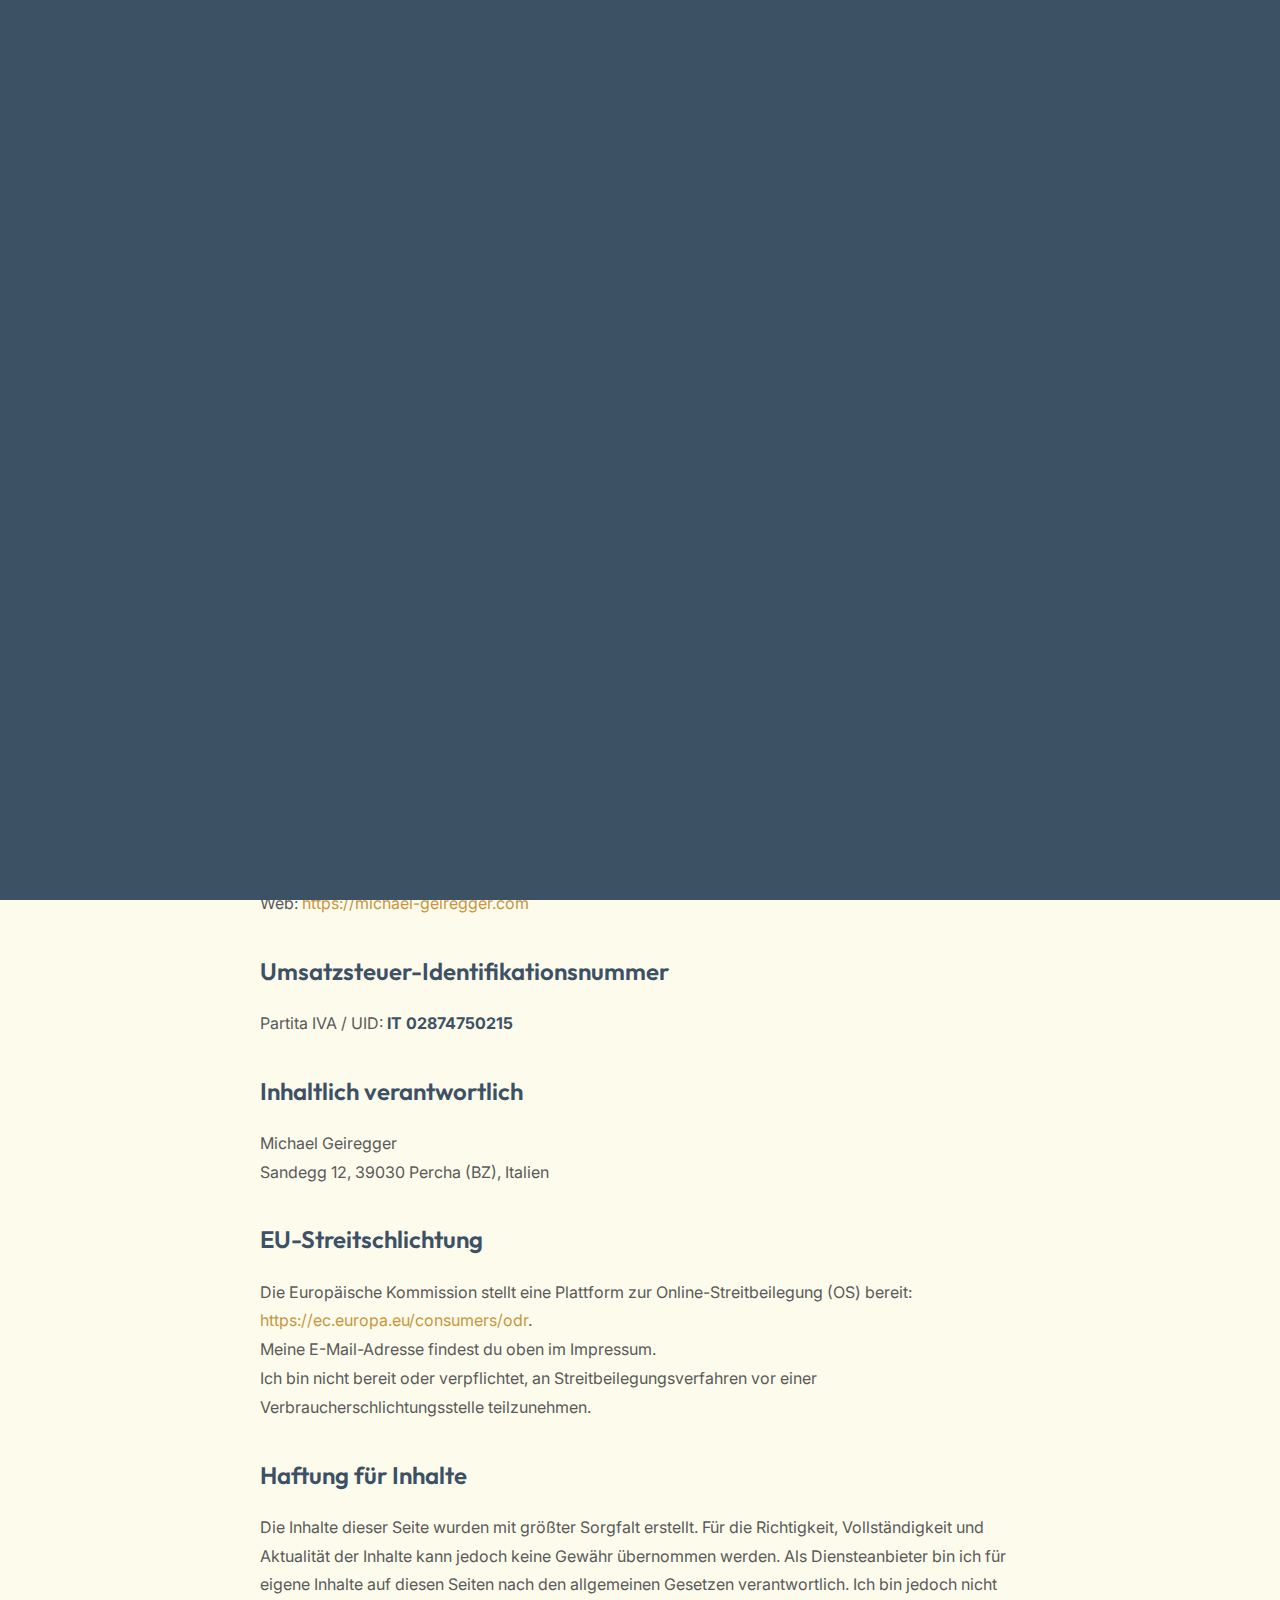
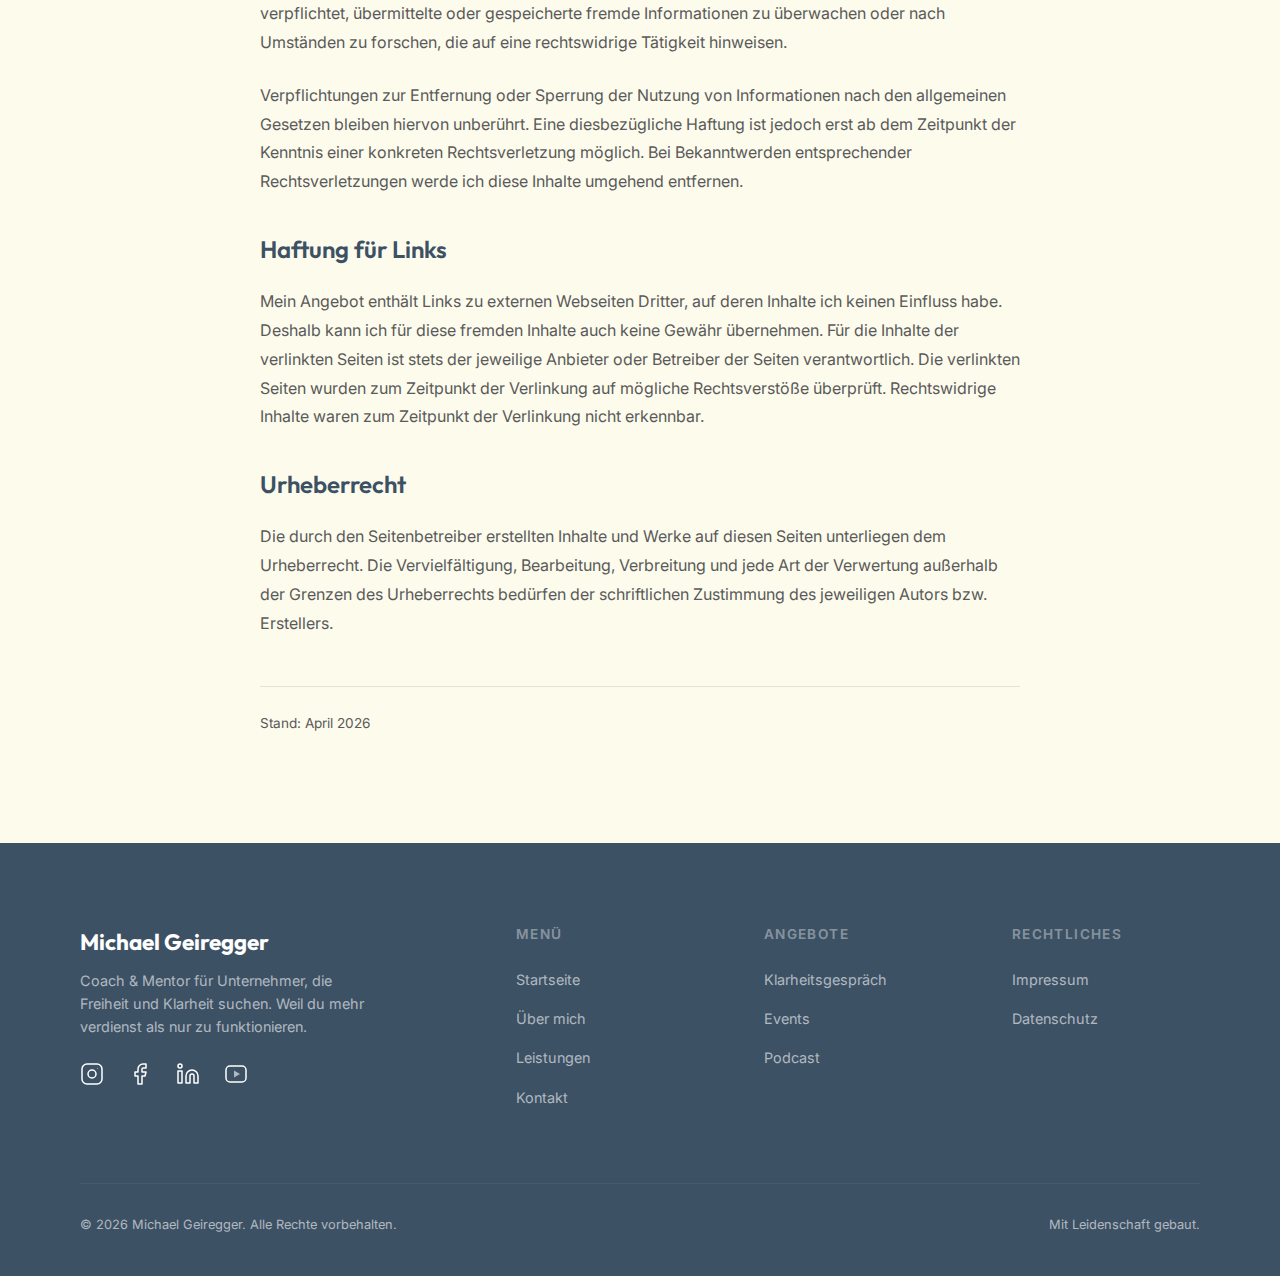
<file: impressum.html>
<!DOCTYPE html>
<html lang="de">
<head>
    <meta charset="UTF-8">
    <meta name="viewport" content="width=device-width, initial-scale=1.0">
    <link rel="icon" type="image/svg+xml" href="favicon.svg">
    <title>Impressum | Michael Geiregger</title>
    <meta name="description" content="Impressum und rechtliche Informationen zu Michael Geiregger - Coach & Mentor.">
    <meta name="author" content="Michael Geiregger">
    <meta name="robots" content="noindex, follow">
    <link rel="canonical" href="https://michael-geiregger.com/impressum.html">

    <link rel="preconnect" href="https://fonts.googleapis.com">
    <link rel="preconnect" href="https://fonts.gstatic.com" crossorigin>
    <link href="https://fonts.googleapis.com/css2?family=Inter:wght@300;400;500;600;700&family=Outfit:wght@400;500;600;700;800&display=swap" rel="stylesheet">
    <link rel="stylesheet" href="css/style.css">
    <script defer data-domain="michael-geiregger.com" src="https://plausible.io/js/plausible.js"></script>
</head>
<body>

    <div class="page-loader" id="pageLoader">
        <div class="loader-text"><span class="highlight">Klarheit</span> beginnt hier.</div>
    </div>
    <div class="scroll-progress" id="scrollProgress"></div>
    <div class="cursor-glow" id="cursorGlow"></div>

    <!-- NAVIGATION -->
    <nav class="nav" id="mainNav">
        <div class="nav-inner">
            <a href="index.html" class="nav-logo">Michael Geiregger</a>
            <ul class="nav-links" id="navLinks">
                <li><a href="index.html">Startseite</a></li>
                <li><a href="ueber-mich.html">Über mich</a></li>
                <li><a href="leistungen.html">Leistungen</a></li>
                <li><a href="events.html">Events</a></li>
                <li><a href="podcast.html">Podcast</a></li>
                <li><a href="kontakt.html">Kontakt</a></li>
                <li><a href="klarheitsgespraech.html" class="nav-cta">Klarheitsgespräch</a></li>
            </ul>
            <button class="nav-toggle" id="navToggle" aria-label="Menü öffnen"><span></span><span></span><span></span></button>
        </div>
    </nav>

    <!-- HERO -->
    <section class="subpage-hero">
        <div class="hero-bg-gradient"></div>
        <div class="container">
            <div class="subpage-hero-content">
                <div class="section-label reveal">Rechtliches</div>
                <h1 class="reveal">Impressum</h1>
                <p class="reveal">Angaben gemäß den gesetzlichen Vorgaben.</p>
            </div>
        </div>
    </section>

    <!-- CONTENT -->
    <section class="content-section">
        <div class="container">
            <div style="max-width: 760px; margin: 0 auto; font-size: 1rem; line-height: 1.8; color: var(--color-text-light);">

                <h2 style="font-family: var(--font-display); font-size: 1.5rem; font-weight: 600; color: var(--color-night); margin-top: 0; margin-bottom: 16px;">Anbieter</h2>
                <p style="margin-bottom: 32px;">
                    <strong style="color: var(--color-night);">Michael Geiregger</strong><br>
                    Sandegg 12<br>
                    39030 Percha (BZ)<br>
                    Italien
                </p>

                <h2 style="font-family: var(--font-display); font-size: 1.5rem; font-weight: 600; color: var(--color-night); margin-top: 32px; margin-bottom: 16px;">Kontakt</h2>
                <p style="margin-bottom: 32px;">
                    Telefon: <a href="tel:+393483953550" style="color: var(--color-primary);">+39 348 3953550</a><br>
                    E-Mail: <a href="mailto:info@michael-geiregger.com" style="color: var(--color-primary);">info@michael-geiregger.com</a><br>
                    Web: <a href="https://michael-geiregger.com" style="color: var(--color-primary);">https://michael-geiregger.com</a>
                </p>

                <h2 style="font-family: var(--font-display); font-size: 1.5rem; font-weight: 600; color: var(--color-night); margin-top: 32px; margin-bottom: 16px;">Umsatzsteuer-Identifikationsnummer</h2>
                <p style="margin-bottom: 32px;">
                    Partita IVA / UID: <strong style="color: var(--color-night);">IT 02874750215</strong>
                </p>

                <h2 style="font-family: var(--font-display); font-size: 1.5rem; font-weight: 600; color: var(--color-night); margin-top: 32px; margin-bottom: 16px;">Inhaltlich verantwortlich</h2>
                <p style="margin-bottom: 32px;">
                    Michael Geiregger<br>
                    Sandegg 12, 39030 Percha (BZ), Italien
                </p>

                <h2 style="font-family: var(--font-display); font-size: 1.5rem; font-weight: 600; color: var(--color-night); margin-top: 32px; margin-bottom: 16px;">EU-Streitschlichtung</h2>
                <p style="margin-bottom: 32px;">
                    Die Europäische Kommission stellt eine Plattform zur Online-Streitbeilegung (OS) bereit:
                    <a href="https://ec.europa.eu/consumers/odr" target="_blank" rel="noopener" style="color: var(--color-primary);">https://ec.europa.eu/consumers/odr</a>.<br>
                    Meine E-Mail-Adresse findest du oben im Impressum.<br>
                    Ich bin nicht bereit oder verpflichtet, an Streitbeilegungsverfahren vor einer Verbraucherschlichtungsstelle teilzunehmen.
                </p>

                <h2 style="font-family: var(--font-display); font-size: 1.5rem; font-weight: 600; color: var(--color-night); margin-top: 32px; margin-bottom: 16px;">Haftung für Inhalte</h2>
                <p style="margin-bottom: 24px;">
                    Die Inhalte dieser Seite wurden mit größter Sorgfalt erstellt. Für die Richtigkeit, Vollständigkeit und Aktualität der Inhalte kann jedoch keine Gewähr übernommen werden. Als Diensteanbieter bin ich für eigene Inhalte auf diesen Seiten nach den allgemeinen Gesetzen verantwortlich. Ich bin jedoch nicht verpflichtet, übermittelte oder gespeicherte fremde Informationen zu überwachen oder nach Umständen zu forschen, die auf eine rechtswidrige Tätigkeit hinweisen.
                </p>
                <p style="margin-bottom: 32px;">
                    Verpflichtungen zur Entfernung oder Sperrung der Nutzung von Informationen nach den allgemeinen Gesetzen bleiben hiervon unberührt. Eine diesbezügliche Haftung ist jedoch erst ab dem Zeitpunkt der Kenntnis einer konkreten Rechtsverletzung möglich. Bei Bekanntwerden entsprechender Rechtsverletzungen werde ich diese Inhalte umgehend entfernen.
                </p>

                <h2 style="font-family: var(--font-display); font-size: 1.5rem; font-weight: 600; color: var(--color-night); margin-top: 32px; margin-bottom: 16px;">Haftung für Links</h2>
                <p style="margin-bottom: 32px;">
                    Mein Angebot enthält Links zu externen Webseiten Dritter, auf deren Inhalte ich keinen Einfluss habe. Deshalb kann ich für diese fremden Inhalte auch keine Gewähr übernehmen. Für die Inhalte der verlinkten Seiten ist stets der jeweilige Anbieter oder Betreiber der Seiten verantwortlich. Die verlinkten Seiten wurden zum Zeitpunkt der Verlinkung auf mögliche Rechtsverstöße überprüft. Rechtswidrige Inhalte waren zum Zeitpunkt der Verlinkung nicht erkennbar.
                </p>

                <h2 style="font-family: var(--font-display); font-size: 1.5rem; font-weight: 600; color: var(--color-night); margin-top: 32px; margin-bottom: 16px;">Urheberrecht</h2>
                <p style="margin-bottom: 32px;">
                    Die durch den Seitenbetreiber erstellten Inhalte und Werke auf diesen Seiten unterliegen dem Urheberrecht. Die Vervielfältigung, Bearbeitung, Verbreitung und jede Art der Verwertung außerhalb der Grenzen des Urheberrechts bedürfen der schriftlichen Zustimmung des jeweiligen Autors bzw. Erstellers.
                </p>

                <p style="font-size: 0.85rem; color: var(--color-text-light); margin-top: 48px; padding-top: 24px; border-top: 1px solid var(--color-sand);">
                    Stand: April 2026
                </p>

            </div>
        </div>
    </section>

    <!-- FOOTER -->
    <footer class="footer">
        <div class="container">
            <div class="footer-grid">
                <div class="footer-brand">
                    <div class="footer-brand-name">Michael Geiregger</div>
                    <p class="footer-brand-tagline">Coach & Mentor für Unternehmer, die Freiheit und Klarheit suchen. Weil du mehr verdienst als nur zu funktionieren.</p>
                    <div class="footer-social">
                        <a href="https://www.instagram.com/michael.geiregger" target="_blank" rel="noopener" aria-label="Instagram"><svg viewBox="0 0 24 24"><rect x="2" y="2" width="20" height="20" rx="5" ry="5"/><circle cx="12" cy="12" r="4"/><circle cx="17.5" cy="6.5" r="0.5" fill="currentColor" stroke="none"/></svg></a>
                        <a href="https://www.facebook.com/michael.geiregger" target="_blank" rel="noopener" aria-label="Facebook"><svg viewBox="0 0 24 24"><path d="M18 2h-3a5 5 0 0 0-5 5v3H7v4h3v8h4v-8h3l1-4h-4V7a1 1 0 0 1 1-1h3z"/></svg></a>
                        <a href="https://www.linkedin.com/in/michael-geiregger/" target="_blank" rel="noopener" aria-label="LinkedIn"><svg viewBox="0 0 24 24"><path d="M16 8a6 6 0 0 1 6 6v7h-4v-7a2 2 0 0 0-2-2 2 2 0 0 0-2 2v7h-4v-7a6 6 0 0 1 6-6z"/><rect x="2" y="9" width="4" height="12"/><circle cx="4" cy="4" r="2"/></svg></a>
                        <a href="https://www.youtube.com/@ZwischenAlltagundUniversum" target="_blank" rel="noopener" aria-label="YouTube"><svg viewBox="0 0 24 24"><rect x="2" y="4" width="20" height="16" rx="4" ry="4"/><polygon points="10 8.5 16 12 10 15.5" fill="currentColor" stroke="none"/></svg></a>
                    </div>
                </div>
                <div class="footer-column"><h4>Menü</h4><ul><li><a href="index.html">Startseite</a></li><li><a href="ueber-mich.html">Über mich</a></li><li><a href="leistungen.html">Leistungen</a></li><li><a href="kontakt.html">Kontakt</a></li></ul></div>
                <div class="footer-column"><h4>Angebote</h4><ul><li><a href="klarheitsgespraech.html">Klarheitsgespräch</a></li><li><a href="events.html">Events</a></li><li><a href="podcast.html">Podcast</a></li></ul></div>
                <div class="footer-column"><h4>Rechtliches</h4><ul><li><a href="impressum.html">Impressum</a></li><li><a href="datenschutz.html">Datenschutz</a></li></ul></div>
            </div>
            <div class="footer-bottom">
                <span>&copy; 2026 Michael Geiregger. Alle Rechte vorbehalten.</span>
                <span>Mit Leidenschaft gebaut.</span>
            </div>
        </div>
    </footer>

    <script src="js/main.js"></script>
</body>
</html>
</file>
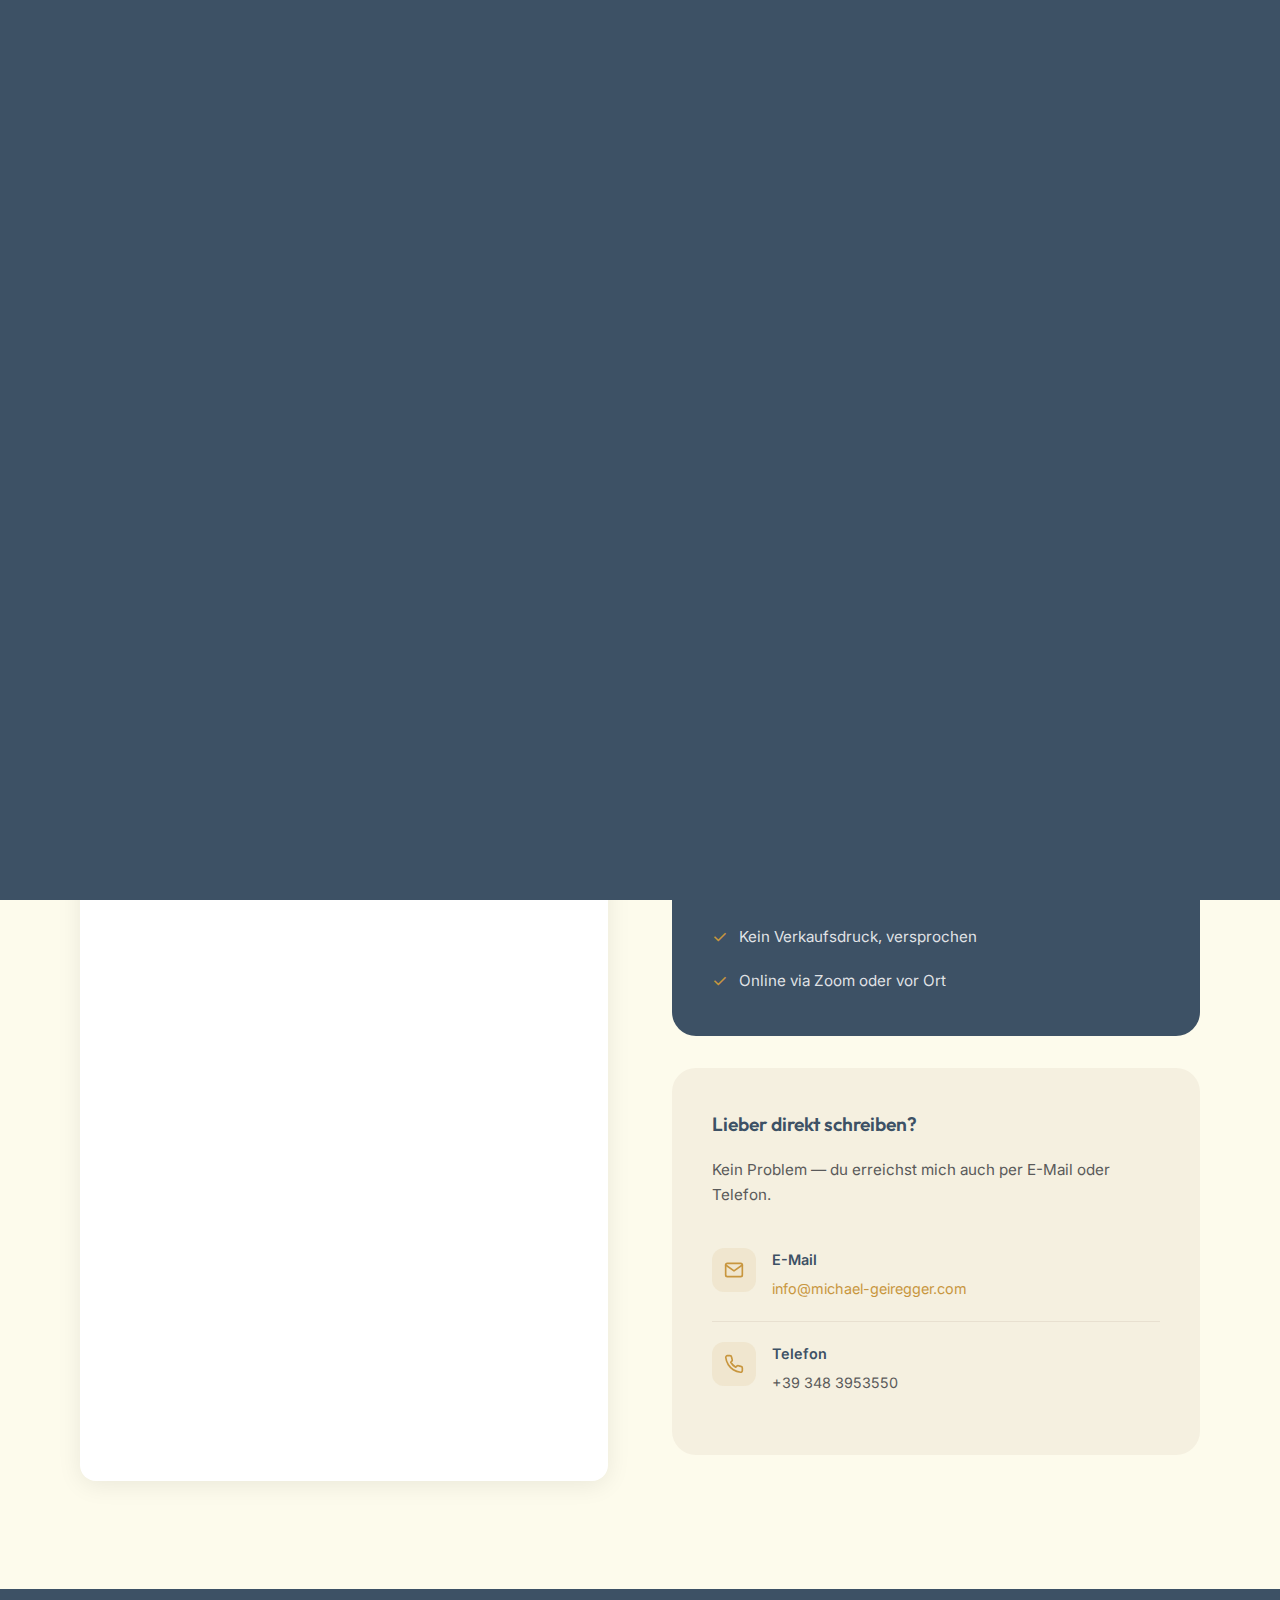
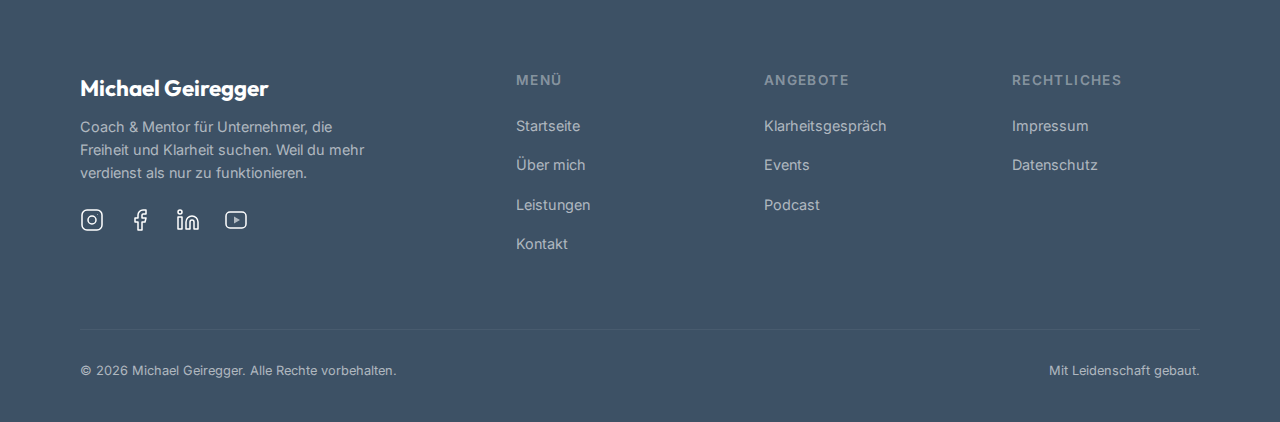
<file: klarheitsgespraech.html>
<!DOCTYPE html>
<html lang="de">
<head>
    <meta charset="UTF-8">
    <meta name="viewport" content="width=device-width, initial-scale=1.0">
    <link rel="icon" type="image/svg+xml" href="favicon.svg">
    <title>Klarheitsgespräch | Michael Geiregger</title>
    <meta name="description" content="Buche dein kostenloses 25-minütiges Klarheitsgespräch mit Michael Geiregger. Finde heraus, wie Coaching dich zu mehr Freiheit und Klarheit führen kann.">
    <meta name="author" content="Michael Geiregger">
    <meta name="robots" content="index, follow">
    <link rel="canonical" href="https://michael-geiregger.com/klarheitsgespraech.html">

    <!-- Open Graph -->
    <meta property="og:type" content="website">
    <meta property="og:title" content="Kostenloses Klarheitsgespräch | Michael Geiregger">
    <meta property="og:description" content="Buche dein kostenloses 25-minütiges Klarheitsgespräch. Finde heraus, wie Coaching dich zu mehr Freiheit und Klarheit führen kann.">
    <meta property="og:url" content="https://michael-geiregger.com/klarheitsgespraech.html">
    <meta property="og:image" content="https://michael-geiregger.github.io/Homepage/images/michael-geiregger-thoughtful.jpg">
    <meta property="og:locale" content="de_DE">
    <meta property="og:site_name" content="Michael Geiregger">

    <!-- Twitter Card -->
    <meta name="twitter:card" content="summary_large_image">
    <meta name="twitter:title" content="Kostenloses Klarheitsgespräch | Michael Geiregger">
    <meta name="twitter:description" content="Buche dein kostenloses 25-minütiges Klarheitsgespräch mit Michael Geiregger.">
    <meta name="twitter:image" content="https://michael-geiregger.github.io/Homepage/images/michael-geiregger-thoughtful.jpg">

    <link rel="preconnect" href="https://fonts.googleapis.com">
    <link rel="preconnect" href="https://fonts.gstatic.com" crossorigin>
    <link href="https://fonts.googleapis.com/css2?family=Inter:wght@300;400;500;600;700&family=Outfit:wght@400;500;600;700;800&display=swap" rel="stylesheet">
    <link rel="stylesheet" href="css/style.css">
    <script defer data-domain="michael-geiregger.com" src="https://plausible.io/js/plausible.js"></script>

    <!-- Structured Data -->
    <script type="application/ld+json">
    {
        "@context": "https://schema.org",
        "@type": "Service",
        "name": "Kostenloses Klarheitsgespräch",
        "description": "Kostenloses 25-minütiges Erstgespräch mit Michael Geiregger. Unverbindlich herausfinden, wie Coaching zu mehr Freiheit und Klarheit führen kann.",
        "url": "https://michael-geiregger.com/klarheitsgespraech.html",
        "provider": {
            "@type": "Person",
            "name": "Michael Geiregger",
            "url": "https://michael-geiregger.com"
        },
        "areaServed": ["Südtirol", "Tirol", "Österreich", "Deutschland", "Schweiz"],
        "offers": {
            "@type": "Offer",
            "price": "0",
            "priceCurrency": "EUR",
            "description": "25 Minuten kostenloses Klarheitsgespräch"
        }
    }
    </script>
</head>
<body>

    <div class="page-loader" id="pageLoader">
        <div class="loader-text"><span class="highlight">Klarheit</span> beginnt hier.</div>
    </div>
    <div class="scroll-progress" id="scrollProgress"></div>
    <div class="cursor-glow" id="cursorGlow"></div>

    <!-- NAVIGATION -->
    <nav class="nav" id="mainNav">
        <div class="nav-inner">
            <a href="index.html" class="nav-logo">Michael Geiregger</a>
            <ul class="nav-links" id="navLinks">
                <li><a href="index.html">Startseite</a></li>
                <li><a href="ueber-mich.html">Über mich</a></li>
                <li><a href="leistungen.html">Leistungen</a></li>
                <li><a href="events.html">Events</a></li>
                <li><a href="podcast.html">Podcast</a></li>
                <li><a href="kontakt.html">Kontakt</a></li>
                <li><a href="klarheitsgespraech.html" class="nav-cta">Klarheitsgespräch</a></li>
            </ul>
            <button class="nav-toggle" id="navToggle" aria-label="Menü öffnen"><span></span><span></span><span></span></button>
        </div>
    </nav>

    <!-- HERO -->
    <section class="subpage-hero">
        <div class="hero-bg-gradient"></div>
        <div class="container">
            <div class="subpage-hero-content">
                <div class="section-label reveal">Kostenlos & unverbindlich</div>
                <h1 class="reveal">Dein Klarheitsgespräch</h1>
                <p class="reveal">In 25 Minuten finden wir gemeinsam heraus, wo du stehst und wie ich dich am besten auf deinem Weg begleiten kann.</p>
            </div>
        </div>
    </section>

    <!-- BENEFITS + CALENDLY -->
    <section class="content-section">
        <div class="container">
            <div class="contact-grid">
                <!-- Calendly Embed - prominent links -->
                <div class="reveal-left">
                    <h2 class="section-title">Wähle deinen Termin</h2>
                    <p class="section-text" style="margin-bottom: 32px;">
                        Suche dir einen passenden Zeitpunkt aus &mdash; ich freue mich auf unser Gespräch.
                    </p>
                    <!-- Calendly inline widget (Desktop) -->
                    <div class="calendly-desktop" style="border-radius: 16px; overflow: hidden; box-shadow: 0 4px 24px rgba(0,0,0,0.08); background: white; min-height: 700px;">
                        <div class="calendly-inline-widget" data-url="https://calendly.com/michael-geiregger/25min?hide_gdpr_banner=1" style="min-width: 320px; width: 100%; height: 700px;"></div>
                    </div>
                    <!-- Calendly Button (Mobile Fallback) -->
                    <div class="calendly-mobile" style="display: none; text-align: center; padding: 40px 20px; background: white; border-radius: 16px; box-shadow: 0 4px 24px rgba(0,0,0,0.08);">
                        <div style="margin-bottom: 24px;">
                            <svg width="48" height="48" viewBox="0 0 24 24" fill="none" stroke="var(--color-primary)" stroke-width="1.5" stroke-linecap="round" stroke-linejoin="round">
                                <rect x="3" y="4" width="18" height="18" rx="2" ry="2"/><line x1="16" y1="2" x2="16" y2="6"/><line x1="8" y1="2" x2="8" y2="6"/><line x1="3" y1="10" x2="21" y2="10"/><path d="M8 14h.01M12 14h.01M16 14h.01M8 18h.01M12 18h.01"/>
                            </svg>
                        </div>
                        <h3 style="font-family: var(--font-display); font-size: 1.2rem; font-weight: 600; color: var(--color-night); margin-bottom: 12px;">Termin online buchen</h3>
                        <p style="font-size: 0.95rem; color: var(--color-text-light); line-height: 1.7; margin-bottom: 24px;">
                            Wähle direkt einen passenden Zeitpunkt in meinem Kalender aus.
                        </p>
                        <a href="https://calendly.com/michael-geiregger/25min" target="_blank" rel="noopener" class="btn btn-primary" style="width: 100%; justify-content: center;">
                            Kalender öffnen & Termin wählen
                            <span class="btn-arrow">&rarr;</span>
                        </a>
                    </div>
                </div>

                <!-- Info rechts -->
                <div class="reveal-right">
                    <div style="background: var(--color-night); border-radius: 24px; padding: 40px; color: white;">
                        <h3 style="font-family: var(--font-display); font-size: 1.2rem; font-weight: 600; margin-bottom: 16px;">Was dich erwartet</h3>
                        <p style="font-size: 0.95rem; color: rgba(255,255,255,0.7); line-height: 1.7; margin-bottom: 24px;">
                            Ein offenes, ehrliches Gespräch ohne Verkaufsdruck. Wir schauen gemeinsam hin, wo du gerade stehst und was dein nächster Schritt sein könnte.
                        </p>
                        <ul style="list-style: none; display: flex; flex-direction: column; gap: 14px; margin-bottom: 0;">
                            <li style="display: flex; align-items: center; gap: 12px; font-size: 0.95rem; color: rgba(255,255,255,0.85);">
                                <span style="color: var(--color-golden); font-size: 1.1rem;">&#10003;</span> Kostenlos & unverbindlich
                            </li>
                            <li style="display: flex; align-items: center; gap: 12px; font-size: 0.95rem; color: rgba(255,255,255,0.85);">
                                <span style="color: var(--color-golden); font-size: 1.1rem;">&#10003;</span> 25 Minuten persönliches Gespräch
                            </li>
                            <li style="display: flex; align-items: center; gap: 12px; font-size: 0.95rem; color: rgba(255,255,255,0.85);">
                                <span style="color: var(--color-golden); font-size: 1.1rem;">&#10003;</span> Klarheit über deinen nächsten Schritt
                            </li>
                            <li style="display: flex; align-items: center; gap: 12px; font-size: 0.95rem; color: rgba(255,255,255,0.85);">
                                <span style="color: var(--color-golden); font-size: 1.1rem;">&#10003;</span> Kein Verkaufsdruck, versprochen
                            </li>
                            <li style="display: flex; align-items: center; gap: 12px; font-size: 0.95rem; color: rgba(255,255,255,0.85);">
                                <span style="color: var(--color-golden); font-size: 1.1rem;">&#10003;</span> Online via Zoom oder vor Ort
                            </li>
                        </ul>
                    </div>

                    <div class="contact-info-card" style="margin-top: 32px;">
                        <h3 style="font-family: var(--font-display); font-size: 1.2rem; font-weight: 600; color: var(--color-night); margin-bottom: 16px;">Lieber direkt schreiben?</h3>
                        <p style="font-size: 0.95rem; color: var(--color-text-light); line-height: 1.7; margin-bottom: 20px;">
                            Kein Problem &mdash; du erreichst mich auch per E-Mail oder Telefon.
                        </p>
                        <div class="contact-info-item">
                            <div class="contact-info-icon">
                                <svg width="20" height="20" viewBox="0 0 24 24" fill="none" stroke="#C8963E" stroke-width="2" stroke-linecap="round" stroke-linejoin="round">
                                    <path d="M4 4h16c1.1 0 2 .9 2 2v12c0 1.1-.9 2-2 2H4c-1.1 0-2-.9-2-2V6c0-1.1.9-2 2-2z"/>
                                    <polyline points="22,6 12,13 2,6"/>
                                </svg>
                            </div>
                            <div>
                                <h4>E-Mail</h4>
                                <p><a href="mailto:info@michael-geiregger.com" style="color: var(--color-primary);">info@michael-geiregger.com</a></p>
                            </div>
                        </div>
                        <div class="contact-info-item">
                            <div class="contact-info-icon">
                                <svg width="20" height="20" viewBox="0 0 24 24" fill="none" stroke="#C8963E" stroke-width="2" stroke-linecap="round" stroke-linejoin="round">
                                    <path d="M22 16.92v3a2 2 0 0 1-2.18 2 19.79 19.79 0 0 1-8.63-3.07 19.5 19.5 0 0 1-6-6 19.79 19.79 0 0 1-3.07-8.67A2 2 0 0 1 4.11 2h3a2 2 0 0 1 2 1.72 12.84 12.84 0 0 0 .7 2.81 2 2 0 0 1-.45 2.11L8.09 9.91a16 16 0 0 0 6 6l1.27-1.27a2 2 0 0 1 2.11-.45 12.84 12.84 0 0 0 2.81.7A2 2 0 0 1 22 16.92z"/>
                                </svg>
                            </div>
                            <div>
                                <h4>Telefon</h4>
                                <p><a href="tel:+393483953550" style="color: var(--color-text-light);">+39 348 3953550</a></p>
                            </div>
                        </div>
                    </div>
                </div>
            </div>
        </div>
    </section>

    <!-- FOOTER -->
    <footer class="footer">
        <div class="container">
            <div class="footer-grid">
                <div class="footer-brand">
                    <div class="footer-brand-name">Michael Geiregger</div>
                    <p class="footer-brand-tagline">Coach & Mentor für Unternehmer, die Freiheit und Klarheit suchen. Weil du mehr verdienst als nur zu funktionieren.</p>
                    <div class="footer-social">
                        <a href="https://www.instagram.com/michael.geiregger" target="_blank" rel="noopener" aria-label="Instagram"><svg viewBox="0 0 24 24"><rect x="2" y="2" width="20" height="20" rx="5" ry="5"/><circle cx="12" cy="12" r="4"/><circle cx="17.5" cy="6.5" r="0.5" fill="currentColor" stroke="none"/></svg></a>
                        <a href="https://www.facebook.com/michael.geiregger" target="_blank" rel="noopener" aria-label="Facebook"><svg viewBox="0 0 24 24"><path d="M18 2h-3a5 5 0 0 0-5 5v3H7v4h3v8h4v-8h3l1-4h-4V7a1 1 0 0 1 1-1h3z"/></svg></a>
                        <a href="https://www.linkedin.com/in/michael-geiregger/" target="_blank" rel="noopener" aria-label="LinkedIn"><svg viewBox="0 0 24 24"><path d="M16 8a6 6 0 0 1 6 6v7h-4v-7a2 2 0 0 0-2-2 2 2 0 0 0-2 2v7h-4v-7a6 6 0 0 1 6-6z"/><rect x="2" y="9" width="4" height="12"/><circle cx="4" cy="4" r="2"/></svg></a>
                        <a href="https://www.youtube.com/@ZwischenAlltagundUniversum" target="_blank" rel="noopener" aria-label="YouTube"><svg viewBox="0 0 24 24"><rect x="2" y="4" width="20" height="16" rx="4" ry="4"/><polygon points="10 8.5 16 12 10 15.5" fill="currentColor" stroke="none"/></svg></a>
                    </div>
                </div>
                <div class="footer-column"><h4>Menü</h4><ul><li><a href="index.html">Startseite</a></li><li><a href="ueber-mich.html">Über mich</a></li><li><a href="leistungen.html">Leistungen</a></li><li><a href="kontakt.html">Kontakt</a></li></ul></div>
                <div class="footer-column"><h4>Angebote</h4><ul><li><a href="klarheitsgespraech.html">Klarheitsgespräch</a></li><li><a href="events.html">Events</a></li><li><a href="podcast.html">Podcast</a></li></ul></div>
                <div class="footer-column"><h4>Rechtliches</h4><ul><li><a href="impressum.html">Impressum</a></li><li><a href="datenschutz.html">Datenschutz</a></li></ul></div>
            </div>
            <div class="footer-bottom">
                <span>&copy; 2026 Michael Geiregger. Alle Rechte vorbehalten.</span>
                <span>Mit Leidenschaft gebaut.</span>
            </div>
        </div>
    </footer>

    <script src="https://assets.calendly.com/assets/external/widget.js" async></script>
    <script src="js/main.js"></script>
    <script>
        // Show mobile fallback button on small screens, Calendly widget on desktop
        function handleCalendlyDisplay() {
            const desktop = document.querySelector('.calendly-desktop');
            const mobile = document.querySelector('.calendly-mobile');
            if (window.innerWidth <= 768) {
                desktop.style.display = 'none';
                mobile.style.display = 'block';
            } else {
                desktop.style.display = 'block';
                mobile.style.display = 'none';
            }
        }
        handleCalendlyDisplay();
        window.addEventListener('resize', handleCalendlyDisplay);
    </script>
</body>
</html>
</file>
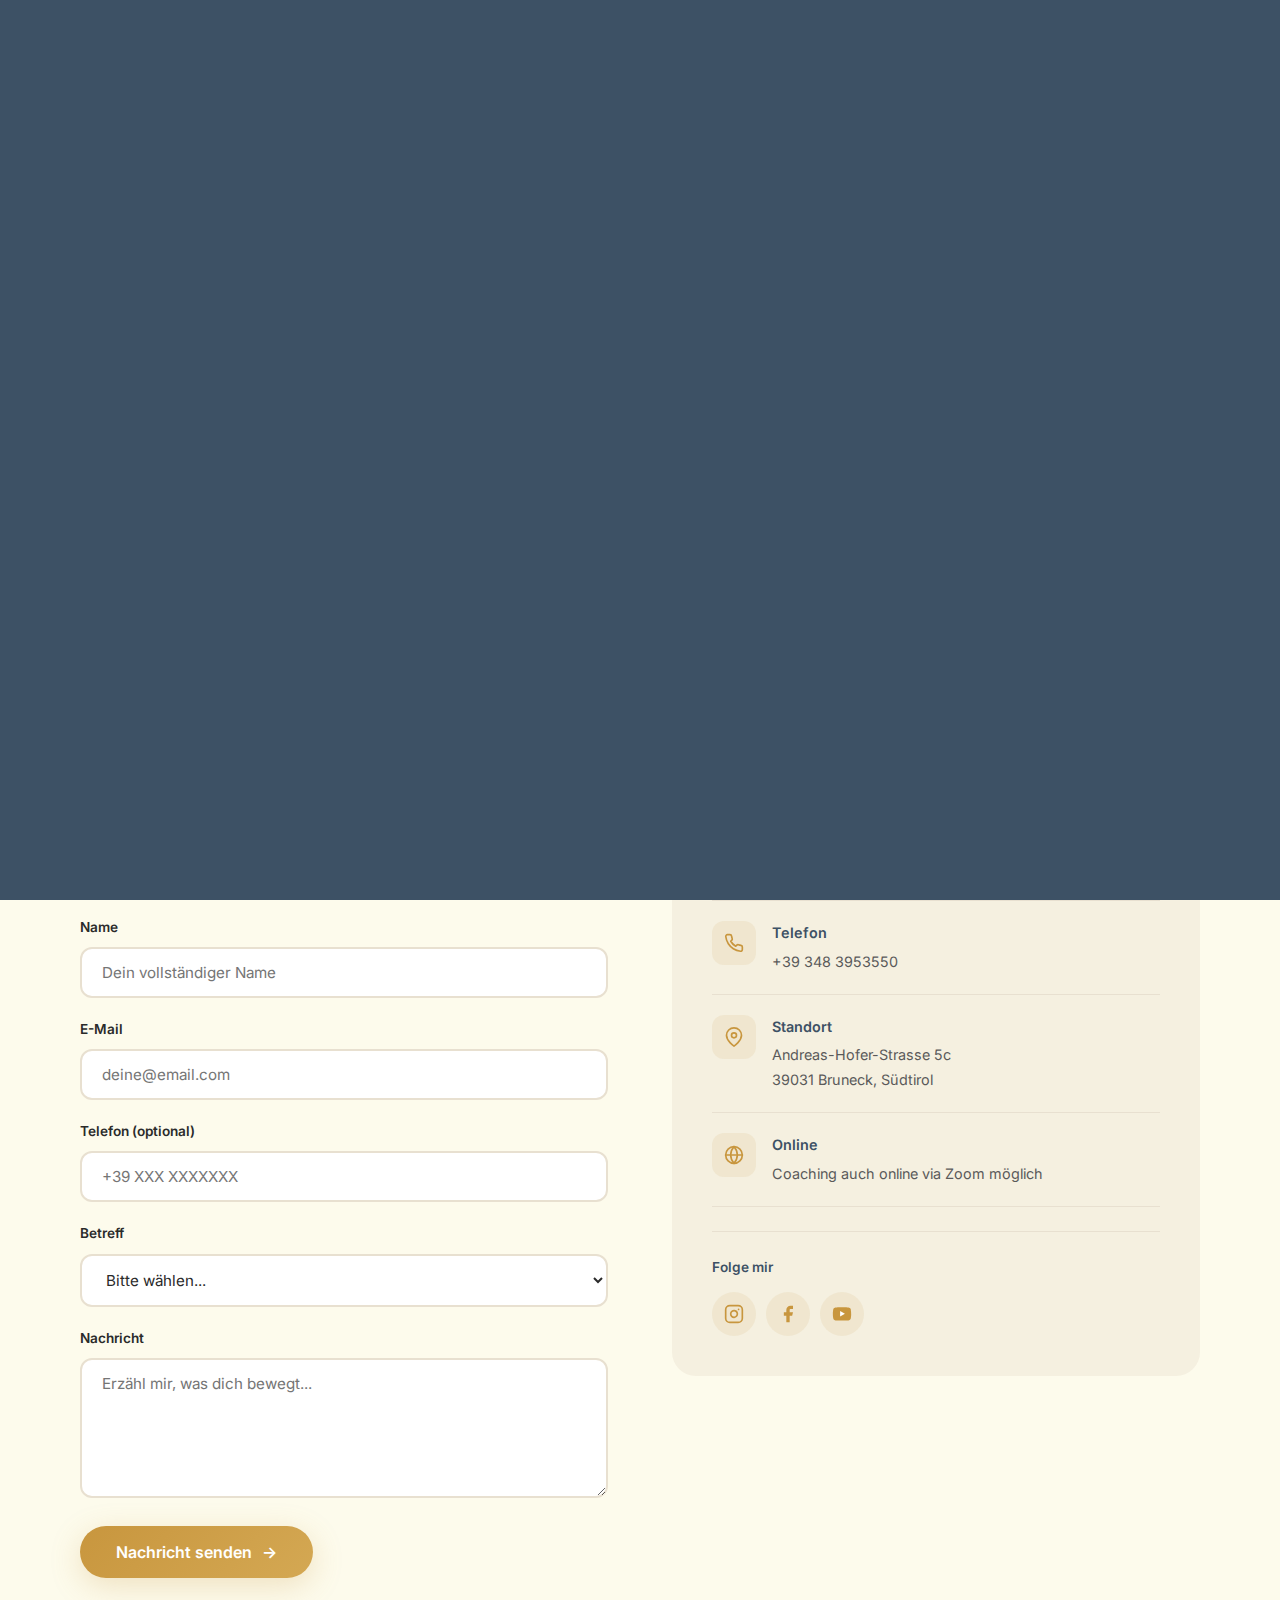
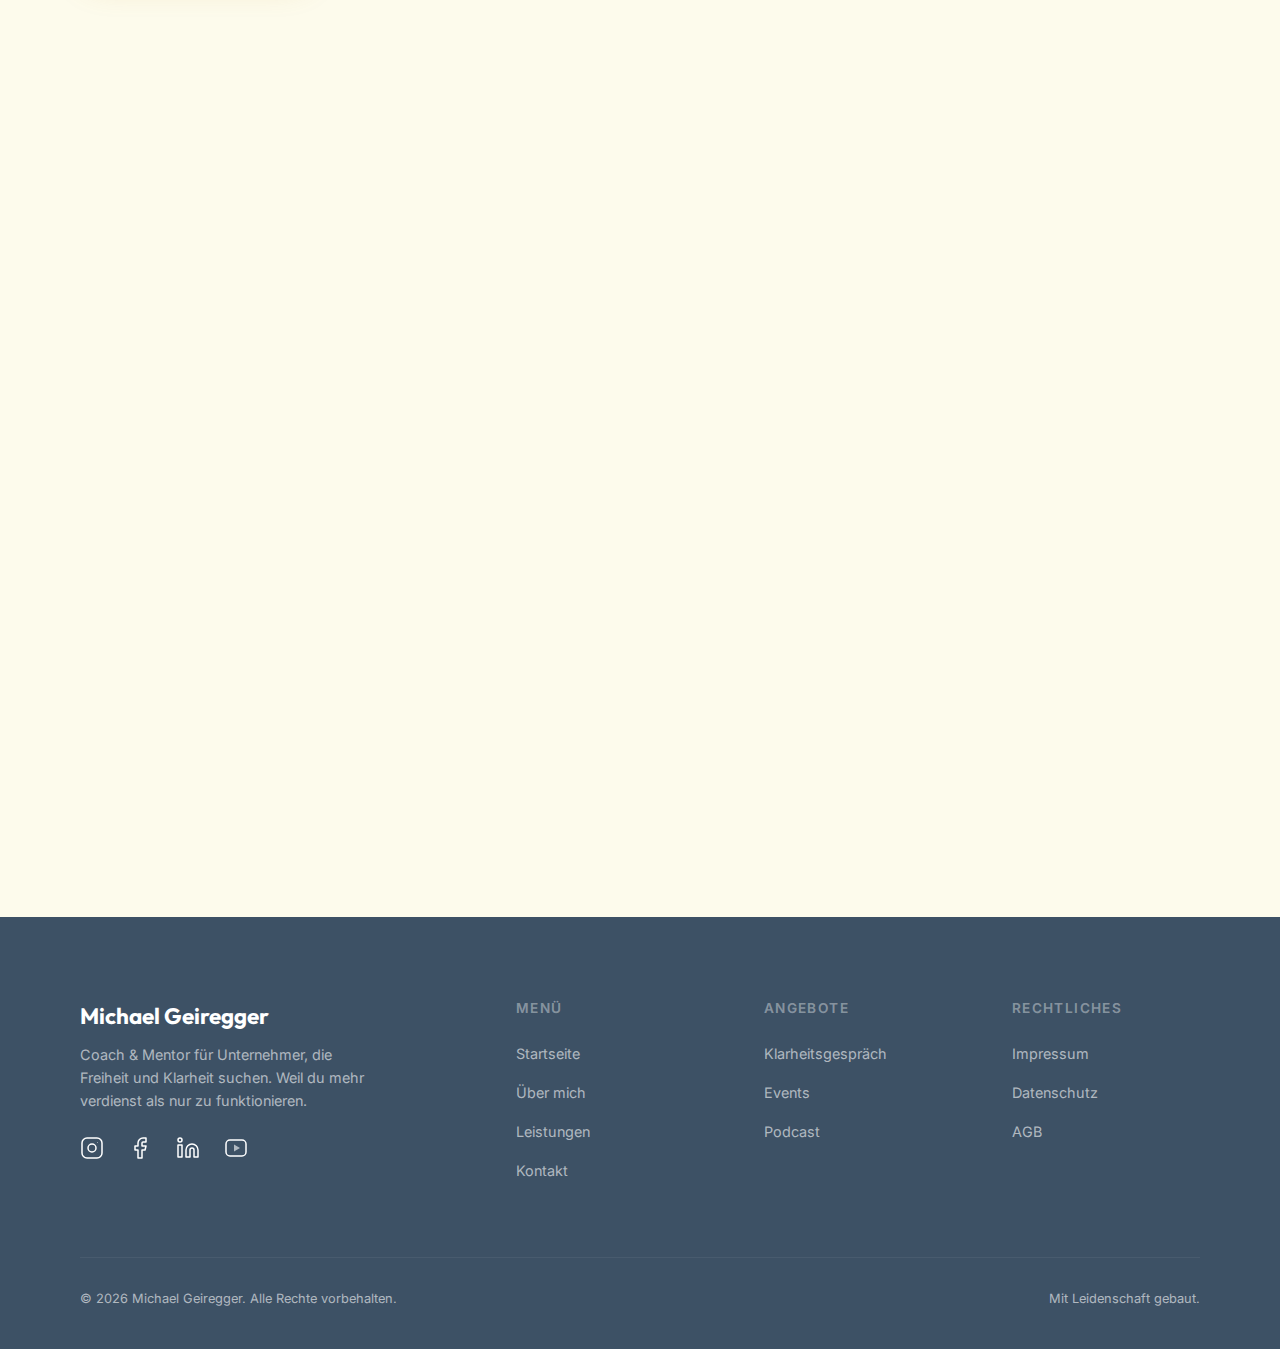
<file: kontakt.html>
<!DOCTYPE html>
<html lang="de">
<head>
    <meta charset="UTF-8">
    <meta name="viewport" content="width=device-width, initial-scale=1.0">
    <link rel="icon" type="image/svg+xml" href="favicon.svg">
    <title>Kontakt | Michael Geiregger</title>
    <meta name="description" content="Nimm Kontakt auf mit Michael Geiregger. Schreib mir eine Nachricht oder besuche mich in Bruneck, Südtirol. Coaching auch online via Zoom möglich.">
    <meta name="author" content="Michael Geiregger">
    <meta name="robots" content="index, follow">
    <link rel="canonical" href="https://michael-geiregger.com/kontakt.html">

    <!-- Open Graph -->
    <meta property="og:type" content="website">
    <meta property="og:title" content="Kontakt | Michael Geiregger - Coach & Mentor">
    <meta property="og:description" content="Nimm Kontakt auf mit Michael Geiregger. Coaching in Bruneck, Südtirol oder online via Zoom.">
    <meta property="og:url" content="https://michael-geiregger.com/kontakt.html">
    <meta property="og:image" content="https://michael-geiregger.github.io/Homepage/images/michael-geiregger-thoughtful.jpg">
    <meta property="og:locale" content="de_DE">
    <meta property="og:site_name" content="Michael Geiregger">

    <!-- Twitter Card -->
    <meta name="twitter:card" content="summary_large_image">
    <meta name="twitter:title" content="Kontakt | Michael Geiregger - Coach & Mentor">
    <meta name="twitter:description" content="Nimm Kontakt auf mit Michael Geiregger. Coaching in Bruneck, Südtirol oder online via Zoom.">
    <meta name="twitter:image" content="https://michael-geiregger.github.io/Homepage/images/michael-geiregger-thoughtful.jpg">

    <link rel="preconnect" href="https://fonts.googleapis.com">
    <link rel="preconnect" href="https://fonts.gstatic.com" crossorigin>
    <link href="https://fonts.googleapis.com/css2?family=Inter:wght@300;400;500;600;700&family=Outfit:wght@400;500;600;700;800&display=swap" rel="stylesheet">
    <link rel="stylesheet" href="css/style.css">
    <script defer data-domain="michael-geiregger.com" src="https://plausible.io/js/plausible.js"></script>

    <!-- Structured Data -->
    <script type="application/ld+json">
    {
        "@context": "https://schema.org",
        "@type": "LocalBusiness",
        "name": "Michael Geiregger - Coach & Mentor",
        "image": "https://michael-geiregger.github.io/Homepage/images/michael-geiregger-thoughtful.jpg",
        "url": "https://michael-geiregger.com/kontakt.html",
        "telephone": "+393483953550",
        "email": "info@michael-geiregger.com",
        "address": {
            "@type": "PostalAddress",
            "streetAddress": "Andreas-Hofer-Strasse 5c",
            "addressLocality": "Bruneck",
            "addressRegion": "Südtirol",
            "postalCode": "39031",
            "addressCountry": "IT"
        },
        "geo": {
            "@type": "GeoCoordinates",
            "latitude": 46.7955,
            "longitude": 11.9365
        },
        "sameAs": [
            "https://www.instagram.com/michael.geiregger",
            "https://www.facebook.com/michael.geiregger",
            "https://www.linkedin.com/in/michael-geiregger/",
            "https://www.youtube.com/@ZwischenAlltagundUniversum"
        ]
    }
    </script>
</head>
<body>

    <div class="page-loader" id="pageLoader">
        <div class="loader-text"><span class="highlight">Klarheit</span> beginnt hier.</div>
    </div>
    <div class="scroll-progress" id="scrollProgress"></div>
    <div class="cursor-glow" id="cursorGlow"></div>

    <!-- NAVIGATION -->
    <nav class="nav" id="mainNav">
        <div class="nav-inner">
            <a href="index.html" class="nav-logo">Michael Geiregger</a>
            <ul class="nav-links" id="navLinks">
                <li><a href="index.html">Startseite</a></li>
                <li><a href="ueber-mich.html">Über mich</a></li>
                <li><a href="leistungen.html">Leistungen</a></li>
                <li><a href="events.html">Events</a></li>
                <li><a href="podcast.html">Podcast</a></li>
                <li><a href="kontakt.html">Kontakt</a></li>
                <li><a href="klarheitsgespraech.html" class="nav-cta">Klarheitsgespräch</a></li>
            </ul>
            <button class="nav-toggle" id="navToggle" aria-label="Menü öffnen"><span></span><span></span><span></span></button>
        </div>
    </nav>

    <!-- HERO -->
    <section class="subpage-hero">
        <div class="hero-bg-gradient"></div>
        <div class="container">
            <div class="subpage-hero-content">
                <div class="section-label reveal">Kontakt</div>
                <h1 class="reveal">Lass uns in<br>Kontakt treten</h1>
                <p class="reveal">Du hast eine Frage oder möchtest mir etwas mitteilen? Schreib mir direkt &mdash; ich freue mich auf deine Nachricht.</p>
            </div>
        </div>
    </section>

    <!-- CONTACT SECTION -->
    <section class="content-section">
        <div class="container">
            <div class="contact-grid">
                <!-- Form -->
                <div class="reveal-left">
                    <h2 class="section-title">Schreib mir eine Nachricht</h2>
                    <p class="section-text" style="margin-bottom: 32px;">
                        Egal ob du eine Frage hast oder einfach Hallo sagen willst &mdash; ich freue mich auf deine Nachricht.
                    </p>
                    <form class="contact-form" id="contactForm" action="https://formspree.io/f/xbdadqwp" method="POST">
                        <input type="hidden" name="_subject" value="Neue Nachricht von deiner Website">
                        <div class="form-group">
                            <label for="name">Name</label>
                            <input type="text" id="name" name="name" placeholder="Dein vollständiger Name" required>
                        </div>
                        <div class="form-group">
                            <label for="email">E-Mail</label>
                            <input type="email" id="email" name="email" placeholder="deine@email.com" required>
                        </div>
                        <div class="form-group">
                            <label for="phone">Telefon (optional)</label>
                            <input type="tel" id="phone" name="phone" placeholder="+39 XXX XXXXXXX">
                        </div>
                        <div class="form-group">
                            <label for="subject">Betreff</label>
                            <select id="subject" name="subject">
                                <option value="">Bitte wählen...</option>
                                <option value="1:1 Coaching Anfrage">1:1 Coaching Anfrage</option>
                                <option value="Atemarbeit / Psychedelic Breath">Atemarbeit / Psychedelic Breath</option>
                                <option value="Gene Keys Reading">Gene Keys Reading</option>
                                <option value="Event-Anfrage">Event-Anfrage</option>
                                <option value="Sonstiges">Sonstiges</option>
                            </select>
                        </div>
                        <div class="form-group">
                            <label for="message">Nachricht</label>
                            <textarea id="message" name="message" placeholder="Erzähl mir, was dich bewegt..." required></textarea>
                        </div>
                        <button type="submit" class="btn btn-primary" id="submitBtn" style="align-self: flex-start;">
                            Nachricht senden
                            <span class="btn-arrow">&rarr;</span>
                        </button>
                    </form>
                    <div id="formSuccess" style="display: none; text-align: center; padding: 48px 24px; background: rgba(200, 150, 62, 0.06); border-radius: 16px; border: 1px solid rgba(200, 150, 62, 0.15);">
                        <div style="font-size: 2.5rem; margin-bottom: 16px;">&#10003;</div>
                        <h3 style="font-family: var(--font-display); font-size: 1.3rem; font-weight: 600; color: var(--color-night); margin-bottom: 12px;">Nachricht gesendet!</h3>
                        <p style="font-size: 0.95rem; color: var(--color-text-light); line-height: 1.7;">Danke für deine Nachricht. Ich melde mich so schnell wie möglich bei dir.</p>
                    </div>
                </div>

                <!-- Contact Info -->
                <div class="reveal-right">
                    <div class="contact-info-card">
                        <h3 style="font-family: var(--font-display); font-size: 1.3rem; font-weight: 600; color: var(--color-night); margin-bottom: 8px;">Kontaktdaten</h3>
                        <p style="font-size: 0.95rem; color: var(--color-text-light); margin-bottom: 24px;">Ich bin für dich da.</p>

                        <div class="contact-info-item">
                            <div class="contact-info-icon">
                                <svg width="20" height="20" viewBox="0 0 24 24" fill="none" stroke="#C8963E" stroke-width="2" stroke-linecap="round" stroke-linejoin="round">
                                    <path d="M4 4h16c1.1 0 2 .9 2 2v12c0 1.1-.9 2-2 2H4c-1.1 0-2-.9-2-2V6c0-1.1.9-2 2-2z"/>
                                    <polyline points="22,6 12,13 2,6"/>
                                </svg>
                            </div>
                            <div>
                                <h4>E-Mail</h4>
                                <p><a href="mailto:info@michael-geiregger.com" style="color: var(--color-primary);">info@michael-geiregger.com</a></p>
                            </div>
                        </div>

                        <div class="contact-info-item">
                            <div class="contact-info-icon">
                                <svg width="20" height="20" viewBox="0 0 24 24" fill="none" stroke="#C8963E" stroke-width="2" stroke-linecap="round" stroke-linejoin="round">
                                    <path d="M22 16.92v3a2 2 0 0 1-2.18 2 19.79 19.79 0 0 1-8.63-3.07 19.5 19.5 0 0 1-6-6 19.79 19.79 0 0 1-3.07-8.67A2 2 0 0 1 4.11 2h3a2 2 0 0 1 2 1.72 12.84 12.84 0 0 0 .7 2.81 2 2 0 0 1-.45 2.11L8.09 9.91a16 16 0 0 0 6 6l1.27-1.27a2 2 0 0 1 2.11-.45 12.84 12.84 0 0 0 2.81.7A2 2 0 0 1 22 16.92z"/>
                                </svg>
                            </div>
                            <div>
                                <h4>Telefon</h4>
                                <p><a href="tel:+393483953550" style="color: var(--color-text-light);">+39 348 3953550</a></p>
                            </div>
                        </div>

                        <div class="contact-info-item">
                            <div class="contact-info-icon">
                                <svg width="20" height="20" viewBox="0 0 24 24" fill="none" stroke="#C8963E" stroke-width="2" stroke-linecap="round" stroke-linejoin="round">
                                    <path d="M21 10c0 7-9 13-9 13s-9-6-9-13a9 9 0 0 1 18 0z"/>
                                    <circle cx="12" cy="10" r="3"/>
                                </svg>
                            </div>
                            <div>
                                <h4>Standort</h4>
                                <p>Andreas-Hofer-Strasse 5c<br>39031 Bruneck, Südtirol</p>
                            </div>
                        </div>

                        <div class="contact-info-item">
                            <div class="contact-info-icon">
                                <svg width="20" height="20" viewBox="0 0 24 24" fill="none" stroke="#C8963E" stroke-width="2" stroke-linecap="round" stroke-linejoin="round">
                                    <circle cx="12" cy="12" r="10"/>
                                    <line x1="2" y1="12" x2="22" y2="12"/>
                                    <path d="M12 2a15.3 15.3 0 0 1 4 10 15.3 15.3 0 0 1-4 10 15.3 15.3 0 0 1-4-10 15.3 15.3 0 0 1 4-10z"/>
                                </svg>
                            </div>
                            <div>
                                <h4>Online</h4>
                                <p>Coaching auch online via Zoom möglich</p>
                            </div>
                        </div>

                        <!-- Social Media im Kontaktbereich -->
                        <div style="margin-top: 24px; padding-top: 24px; border-top: 1px solid var(--color-sand);">
                            <h4 style="font-size: 0.85rem; font-weight: 600; color: var(--color-night); margin-bottom: 12px;">Folge mir</h4>
                            <div style="display: flex; gap: 10px;">
                                <a href="https://www.instagram.com/michael.geiregger" target="_blank" rel="noopener" style="width: 44px; height: 44px; border-radius: 50%; background: rgba(200, 150, 62, 0.1); display: flex; align-items: center; justify-content: center; transition: all 0.3s ease;" onmouseover="this.style.background='var(--color-primary)'; this.querySelector('svg').style.stroke='white';" onmouseout="this.style.background='rgba(200,150,62,0.1)'; this.querySelector('svg').style.stroke='#C8963E';">
                                    <svg width="20" height="20" viewBox="0 0 24 24" fill="none" stroke="#C8963E" stroke-width="2" stroke-linecap="round" stroke-linejoin="round"><rect x="2" y="2" width="20" height="20" rx="5" ry="5"/><path d="M16 11.37A4 4 0 1 1 12.63 8 4 4 0 0 1 16 11.37z"/><line x1="17.5" y1="6.5" x2="17.51" y2="6.5"/></svg>
                                </a>
                                <a href="https://www.facebook.com/michael.geiregger" target="_blank" rel="noopener" style="width: 44px; height: 44px; border-radius: 50%; background: rgba(200, 150, 62, 0.1); display: flex; align-items: center; justify-content: center; transition: all 0.3s ease;" onmouseover="this.style.background='var(--color-primary)'; this.querySelector('svg').style.fill='white';" onmouseout="this.style.background='rgba(200,150,62,0.1)'; this.querySelector('svg').style.fill='#C8963E';">
                                    <svg width="20" height="20" viewBox="0 0 24 24" fill="#C8963E"><path d="M18 2h-3a5 5 0 0 0-5 5v3H7v4h3v8h4v-8h3l1-4h-4V7a1 1 0 0 1 1-1h3z"/></svg>
                                </a>
                                <a href="https://www.youtube.com/@ZwischenAlltagundUniversum" target="_blank" rel="noopener" style="width: 44px; height: 44px; border-radius: 50%; background: rgba(200, 150, 62, 0.1); display: flex; align-items: center; justify-content: center; transition: all 0.3s ease;" onmouseover="this.style.background='var(--color-primary)'; this.querySelector('svg').style.fill='white';" onmouseout="this.style.background='rgba(200,150,62,0.1)'; this.querySelector('svg').style.fill='#C8963E';">
                                    <svg width="20" height="20" viewBox="0 0 24 24" fill="#C8963E"><path d="M22.54 6.42a2.78 2.78 0 0 0-1.94-2C18.88 4 12 4 12 4s-6.88 0-8.6.46a2.78 2.78 0 0 0-1.94 2A29 29 0 0 0 1 11.75a29 29 0 0 0 .46 5.33A2.78 2.78 0 0 0 3.4 19.4c1.72.46 8.6.46 8.6.46s6.88 0 8.6-.46a2.78 2.78 0 0 0 1.94-2 29 29 0 0 0 .46-5.25 29 29 0 0 0-.46-5.33z"/><polygon points="9.75 15.02 15.5 11.75 9.75 8.48 9.75 15.02" fill="white"/></svg>
                                </a>
                            </div>
                        </div>
                    </div>

                </div>
            </div>
        </div>
    </section>

    <!-- GOOGLE MAPS -->
    <section class="content-section">
        <div class="container">
            <div style="max-width: 700px; margin: 0 auto; text-align: center; margin-bottom: 40px;">
                <div class="section-label reveal" style="justify-content: center;">Standort</div>
                <h2 class="section-title reveal">Hier findest du mich</h2>
                <p class="section-text reveal" style="margin: 0 auto;">
                    Andreas-Hofer-Strasse 5c, 39031 Bruneck, Südtirol
                </p>
            </div>
            <div class="reveal" style="border-radius: 16px; overflow: hidden; box-shadow: 0 4px 24px rgba(0,0,0,0.08);">
                <iframe
                    src="https://www.google.com/maps/embed?pb=!1m18!1m12!1m3!1d2718.5!2d11.9365!3d46.7955!2m3!1f0!2f0!3f0!3m2!1i1024!2i768!4f13.1!3m3!1m2!1s0x0%3A0x0!2sAndreas-Hofer-Strasse+5c%2C+39031+Bruneck!5e0!3m2!1sde!2sit!4v1707000000000"
                    width="100%"
                    height="400"
                    style="border: none; border-radius: 16px;"
                    allowfullscreen=""
                    loading="lazy"
                    referrerpolicy="no-referrer-when-downgrade">
                </iframe>
            </div>
        </div>
    </section>

    <!-- FOOTER -->
    <footer class="footer">
        <div class="container">
            <div class="footer-grid">
                <div class="footer-brand">
                    <div class="footer-brand-name">Michael Geiregger</div>
                    <p class="footer-brand-tagline">Coach & Mentor für Unternehmer, die Freiheit und Klarheit suchen. Weil du mehr verdienst als nur zu funktionieren.</p>
                    <div class="footer-social">
                        <a href="https://www.instagram.com/michael.geiregger" target="_blank" rel="noopener" aria-label="Instagram"><svg viewBox="0 0 24 24"><rect x="2" y="2" width="20" height="20" rx="5" ry="5"/><circle cx="12" cy="12" r="4"/><circle cx="17.5" cy="6.5" r="0.5" fill="currentColor" stroke="none"/></svg></a>
                        <a href="https://www.facebook.com/michael.geiregger" target="_blank" rel="noopener" aria-label="Facebook"><svg viewBox="0 0 24 24"><path d="M18 2h-3a5 5 0 0 0-5 5v3H7v4h3v8h4v-8h3l1-4h-4V7a1 1 0 0 1 1-1h3z"/></svg></a>
                        <a href="https://www.linkedin.com/in/michael-geiregger/" target="_blank" rel="noopener" aria-label="LinkedIn"><svg viewBox="0 0 24 24"><path d="M16 8a6 6 0 0 1 6 6v7h-4v-7a2 2 0 0 0-2-2 2 2 0 0 0-2 2v7h-4v-7a6 6 0 0 1 6-6z"/><rect x="2" y="9" width="4" height="12"/><circle cx="4" cy="4" r="2"/></svg></a>
                        <a href="https://www.youtube.com/@ZwischenAlltagundUniversum" target="_blank" rel="noopener" aria-label="YouTube"><svg viewBox="0 0 24 24"><rect x="2" y="4" width="20" height="16" rx="4" ry="4"/><polygon points="10 8.5 16 12 10 15.5" fill="currentColor" stroke="none"/></svg></a>
                    </div>
                </div>
                <div class="footer-column"><h4>Menü</h4><ul><li><a href="index.html">Startseite</a></li><li><a href="ueber-mich.html">Über mich</a></li><li><a href="leistungen.html">Leistungen</a></li><li><a href="kontakt.html">Kontakt</a></li></ul></div>
                <div class="footer-column"><h4>Angebote</h4><ul><li><a href="klarheitsgespraech.html">Klarheitsgespräch</a></li><li><a href="events.html">Events</a></li><li><a href="podcast.html">Podcast</a></li></ul></div>
                <div class="footer-column"><h4>Rechtliches</h4><ul><li><a href="#">Impressum</a></li><li><a href="#">Datenschutz</a></li><li><a href="#">AGB</a></li></ul></div>
            </div>
            <div class="footer-bottom">
                <span>&copy; 2026 Michael Geiregger. Alle Rechte vorbehalten.</span>
                <span>Mit Leidenschaft gebaut.</span>
            </div>
        </div>
    </footer>

    <script src="js/main.js"></script>
    <script>
        const form = document.getElementById('contactForm');
        const successMsg = document.getElementById('formSuccess');
        const submitBtn = document.getElementById('submitBtn');

        form.addEventListener('submit', async function(e) {
            e.preventDefault();
            submitBtn.innerHTML = 'Wird gesendet...';
            submitBtn.disabled = true;

            try {
                const response = await fetch(form.action, {
                    method: 'POST',
                    body: new FormData(form),
                    headers: { 'Accept': 'application/json' }
                });

                if (response.ok) {
                    form.style.display = 'none';
                    successMsg.style.display = 'block';
                    form.reset();
                } else {
                    submitBtn.innerHTML = 'Nachricht senden <span class="btn-arrow">&rarr;</span>';
                    submitBtn.disabled = false;
                    alert('Es gab ein Problem. Bitte versuche es erneut.');
                }
            } catch (error) {
                submitBtn.innerHTML = 'Nachricht senden <span class="btn-arrow">&rarr;</span>';
                submitBtn.disabled = false;
                alert('Es gab ein Problem. Bitte versuche es erneut.');
            }
        });
    </script>
</body>
</html>
</file>
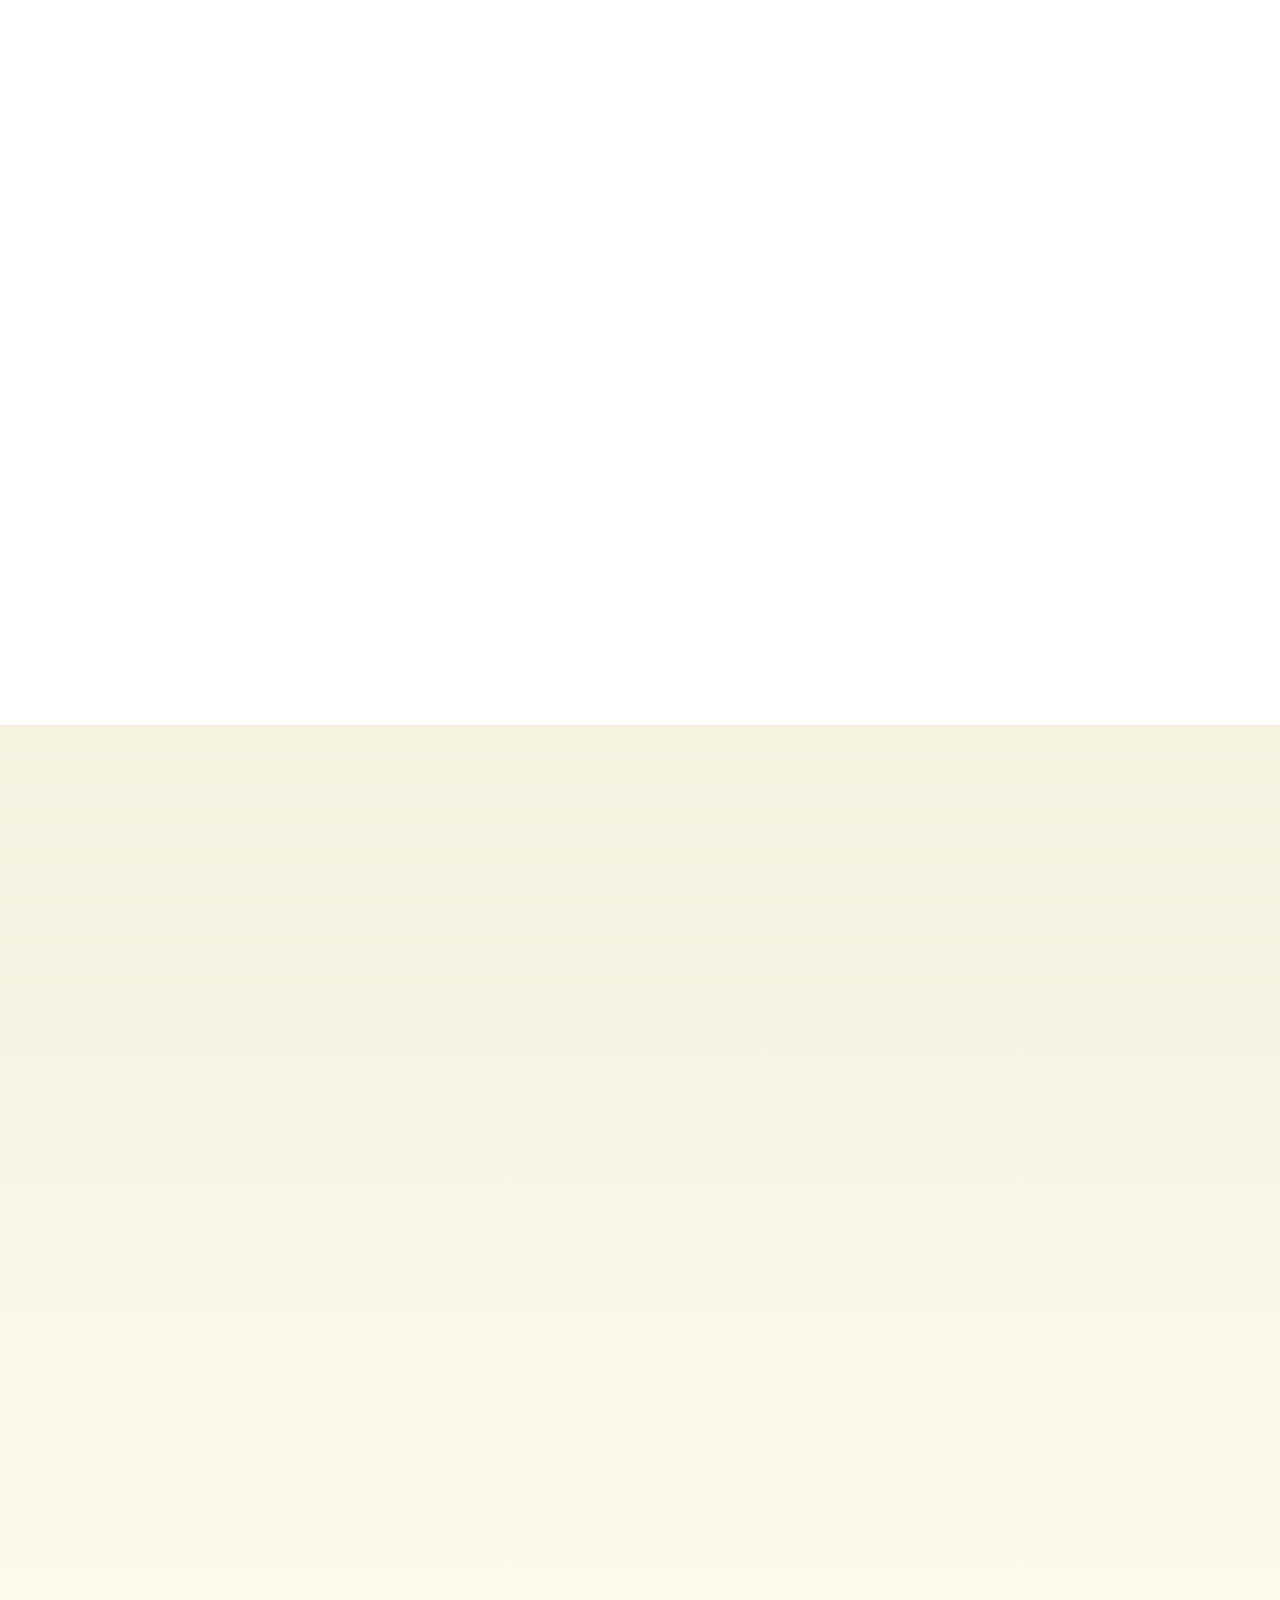
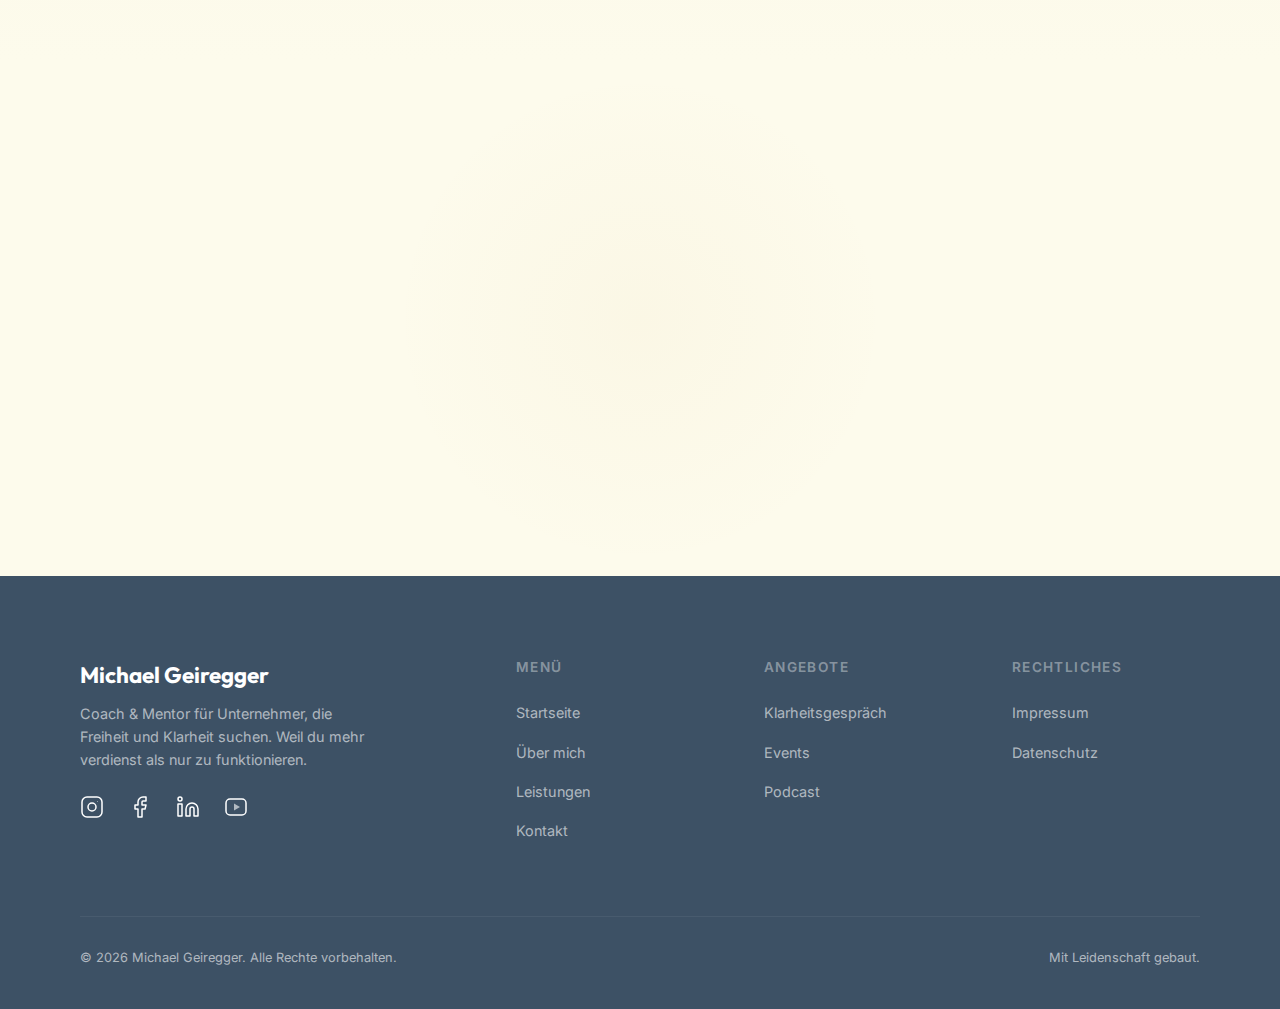
<file: leistungen.html>
<!DOCTYPE html>
<html lang="de">
<head>
    <meta charset="UTF-8">
    <meta name="viewport" content="width=device-width, initial-scale=1.0">
    <link rel="icon" type="image/svg+xml" href="favicon.svg">
    <title>Leistungen | Michael Geiregger - Coach & Mentor</title>
    <meta name="description" content="Entdecke meine Leistungen: 1:1 Coaching, Atemarbeit, Gene Keys Reading und kostenloses Klarheitsgespräch. Dein Weg zu emotionaler Freiheit und innerer Klarheit.">
    <meta name="author" content="Michael Geiregger">
    <meta name="robots" content="index, follow">
    <link rel="canonical" href="https://michael-geiregger.com/leistungen.html">

    <!-- Open Graph -->
    <meta property="og:type" content="website">
    <meta property="og:title" content="Leistungen | Michael Geiregger - Coach & Mentor">
    <meta property="og:description" content="1:1 Coaching, Atemarbeit, Gene Keys Reading und kostenloses Klarheitsgespräch. Dein Weg zu emotionaler Freiheit und innerer Klarheit.">
    <meta property="og:url" content="https://michael-geiregger.com/leistungen.html">
    <meta property="og:image" content="https://michael-geiregger.github.io/Homepage/images/michael-geiregger-thoughtful.jpg">
    <meta property="og:locale" content="de_DE">
    <meta property="og:site_name" content="Michael Geiregger">

    <!-- Twitter Card -->
    <meta name="twitter:card" content="summary_large_image">
    <meta name="twitter:title" content="Leistungen | Michael Geiregger - Coach & Mentor">
    <meta name="twitter:description" content="1:1 Coaching, Atemarbeit, Gene Keys Reading und kostenloses Klarheitsgespräch. Dein Weg zu emotionaler Freiheit.">
    <meta name="twitter:image" content="https://michael-geiregger.github.io/Homepage/images/michael-geiregger-thoughtful.jpg">

    <link rel="preconnect" href="https://fonts.googleapis.com">
    <link rel="preconnect" href="https://fonts.gstatic.com" crossorigin>
    <link href="https://fonts.googleapis.com/css2?family=Inter:wght@300;400;500;600;700&family=Outfit:wght@400;500;600;700;800&display=swap" rel="stylesheet">
    <link rel="stylesheet" href="css/style.css">
    <script defer data-domain="michael-geiregger.com" src="https://plausible.io/js/plausible.js"></script>

    <!-- Structured Data -->
    <script type="application/ld+json">
    {
        "@context": "https://schema.org",
        "@type": "ItemList",
        "name": "Coaching-Leistungen von Michael Geiregger",
        "description": "Coaching und Mentoring für Unternehmer: 1:1 Coaching, Atemarbeit, Gene Keys Reading und kostenloses Klarheitsgespräch.",
        "itemListElement": [
            {
                "@type": "ListItem",
                "position": 1,
                "item": {
                    "@type": "Service",
                    "name": "1:1 Coaching",
                    "description": "Individuelle Coaching-Sessions mit NLP, Hypnose und mentaler Arbeit für mehr Klarheit, Gelassenheit und emotionale Freiheit.",
                    "provider": {
                        "@type": "Person",
                        "name": "Michael Geiregger"
                    }
                }
            },
            {
                "@type": "ListItem",
                "position": 2,
                "item": {
                    "@type": "Service",
                    "name": "Atemarbeit / Psychedelic Breath",
                    "description": "Kraftvolle Atemtechniken für veränderte Bewusstseinszustände und tiefgreifende emotionale Befreiung.",
                    "provider": {
                        "@type": "Person",
                        "name": "Michael Geiregger"
                    }
                }
            },
            {
                "@type": "ListItem",
                "position": 3,
                "item": {
                    "@type": "Service",
                    "name": "Gene Keys Reading",
                    "description": "Personalisiertes Reading zur Entdeckung einzigartiger Gaben, Schatten und höchster Potenziale.",
                    "provider": {
                        "@type": "Person",
                        "name": "Michael Geiregger"
                    }
                }
            },
            {
                "@type": "ListItem",
                "position": 4,
                "item": {
                    "@type": "Service",
                    "name": "Klarheitsgespräch",
                    "description": "Kostenloses 25-minütiges Erstgespräch zum Kennenlernen und Herausfinden des richtigen Wegs.",
                    "provider": {
                        "@type": "Person",
                        "name": "Michael Geiregger"
                    },
                    "offers": {
                        "@type": "Offer",
                        "price": "0",
                        "priceCurrency": "EUR"
                    }
                }
            }
        ]
    }
    </script>
</head>
<body>

    <!-- Page Loader -->
    <div class="page-loader" id="pageLoader">
        <div class="loader-text">
            <span class="highlight">Dein</span> Weg.
        </div>
    </div>

    <!-- Scroll Progress -->
    <div class="scroll-progress" id="scrollProgress"></div>

    <!-- Cursor Glow -->
    <div class="cursor-glow" id="cursorGlow"></div>

    <!-- ============ NAVIGATION ============ -->
    <nav class="nav" id="mainNav">
        <div class="nav-inner">
            <a href="index.html" class="nav-logo">
                Michael Geiregger
            </a>

            <ul class="nav-links" id="navLinks">
                <li><a href="index.html">Startseite</a></li>
                <li><a href="ueber-mich.html">Über mich</a></li>
                <li><a href="leistungen.html">Leistungen</a></li>
                <li><a href="events.html">Events</a></li>
                <li><a href="podcast.html">Podcast</a></li>
                <li><a href="kontakt.html">Kontakt</a></li>
                <li><a href="klarheitsgespraech.html" class="nav-cta">Klarheitsgespräch</a></li>
            </ul>

            <button class="nav-toggle" id="navToggle" aria-label="Menü öffnen">
                <span></span>
                <span></span>
                <span></span>
            </button>
        </div>
    </nav>

    <!-- ============ SUBPAGE HERO ============ -->
    <section class="subpage-hero">
        <div class="hero-bg-gradient"></div>
        <div class="container">
            <div class="subpage-hero-content">
                <div class="section-label reveal">Leistungen</div>
                <h1 class="reveal">Wie ich dich begleite</h1>
                <p class="reveal">
                    Jeder Mensch ist einzigartig. Deshalb arbeite ich mit verschiedenen Methoden,
                    die genau dort ansetzen, wo du gerade stehst. Kein Schema F, sondern echte,
                    individuelle Begleitung.
                </p>
            </div>
        </div>
    </section>

    <!-- Wave Divider -->
    <div style="position: relative;">
        <div class="divider-wave" style="position: absolute; top: -80px; left: 0; right: 0; z-index: 3;">
            <svg viewBox="0 0 1440 80" preserveAspectRatio="none" xmlns="http://www.w3.org/2000/svg">
                <path d="M0,40 C240,80 480,0 720,40 C960,80 1200,0 1440,40 L1440,80 L0,80 Z" fill="var(--color-warm-white)"/>
            </svg>
        </div>
    </div>

    <!-- ============ SERVICES SECTION ============ -->
    <section class="content-section" id="angebote">
        <div class="container">
            <div style="text-align: center; max-width: 700px; margin: 0 auto;">
                <div class="section-label reveal" style="justify-content: center;">
                    Meine Angebote
                </div>
                <h2 class="section-title reveal">Finde den Weg, der zu dir passt</h2>
                <p class="section-text reveal" style="margin: 0 auto;">
                    Ob tiefgehende Einzelarbeit, kraftvolle Atemreisen oder ein erstes unverbindliches
                    Gespräch &mdash; hier findest du den passenden Einstieg für deine Transformation.
                </p>
            </div>

            <div class="services-grid stagger-children" style="margin-top: 64px;">

                <!-- Service 1: 1:1 Coaching -->
                <div class="service-card reveal" style="--i: 0">
                    <div class="service-icon">
                        <svg width="28" height="28" viewBox="0 0 24 24" fill="none" stroke="#C8963E" stroke-width="2" stroke-linecap="round" stroke-linejoin="round">
                            <path d="M20 21v-2a4 4 0 0 0-4-4H8a4 4 0 0 0-4 4v2"/>
                            <circle cx="12" cy="7" r="4"/>
                        </svg>
                    </div>
                    <h3>1:1 Coaching</h3>
                    <p>
                        In individuellen Coaching-Sessions arbeiten wir gemeinsam an deinen tiefsten
                        Themen. Mit Methoden aus NLP, Hypnose und mentaler Arbeit lösen wir unbewusste
                        Blockaden, die dich bisher zurückgehalten haben. Du erhältst Werkzeuge, die
                        sofort wirken &mdash; für mehr Klarheit, Gelassenheit und emotionale Freiheit
                        in deinem Alltag.
                    </p>
                    <div class="method-approaches" style="margin: 20px 0 0;">
                        <span class="method-tag">NLP</span>
                        <span class="method-tag">Hypnose</span>
                        <span class="method-tag">Mentale Arbeit</span>
                    </div>
                </div>

                <!-- Service 2: Atemarbeit -->
                <div class="service-card reveal" style="--i: 1">
                    <div class="service-icon">
                        <svg width="28" height="28" viewBox="0 0 24 24" fill="none" stroke="#C8963E" stroke-width="2" stroke-linecap="round" stroke-linejoin="round">
                            <path d="M9.59 4.59A2 2 0 1 1 11 8H2m10.59 11.41A2 2 0 1 0 14 16H2m15.73-8.27A2.5 2.5 0 1 1 19.5 12H2"/>
                        </svg>
                    </div>
                    <h3>Atemarbeit / Psychedelic Breath</h3>
                    <p>
                        Durch kraftvolle Atemtechniken erreichst du veränderte Bewusstseinszustände,
                        die tiefgreifende Erkenntnisse und emotionale Befreiung ermöglichen. Psychedelic
                        Breath ist eine der intensivsten Erfahrungen, die du machen kannst &mdash; ganz
                        ohne externe Substanzen. Lass los, was dich belastet, und spüre die Kraft
                        deines eigenen Atems.
                    </p>
                    <div class="method-approaches" style="margin: 20px 0 0;">
                        <span class="method-tag">Psychedelic Breath</span>
                        <span class="method-tag">Breathwork</span>
                    </div>
                </div>

                <!-- Service 3: Gene Keys Reading -->
                <div class="service-card reveal" style="--i: 2">
                    <div class="service-icon">
                        <svg width="28" height="28" viewBox="0 0 24 24" fill="none" stroke="#C8963E" stroke-width="2" stroke-linecap="round" stroke-linejoin="round">
                            <circle cx="12" cy="12" r="10"/>
                            <path d="M12 2a14.5 14.5 0 0 0 0 20 14.5 14.5 0 0 0 0-20"/>
                            <path d="M2 12h20"/>
                        </svg>
                    </div>
                    <h3>Gene Keys Reading</h3>
                    <p>
                        Dein Gene Keys Profil ist wie eine Landkarte deiner Seele. In einem
                        personalisierten Reading entdecken wir gemeinsam deine einzigartigen Gaben,
                        Schatten und höchsten Potenziale. Du verstehst, warum du bist, wie du bist
                        &mdash; und wie du dein volles Potenzial entfalten kannst. Eine tiefe Reise
                        der Selbsterkenntnis.
                    </p>
                    <div class="method-approaches" style="margin: 20px 0 0;">
                        <span class="method-tag">Gene Keys</span>
                        <span class="method-tag">Selbsterkenntnis</span>
                    </div>
                </div>

                <!-- Service 4: Klarheitsgespräch -->
                <div class="service-card reveal" style="--i: 3; border: 2px solid var(--color-primary); background: linear-gradient(135deg, rgba(200, 150, 62, 0.03) 0%, rgba(61, 81, 101, 0.03) 100%);">
                    <div class="service-icon" style="background: var(--gradient-warm);">
                        <svg width="28" height="28" viewBox="0 0 24 24" fill="none" stroke="white" stroke-width="2" stroke-linecap="round" stroke-linejoin="round">
                            <path d="M21 15a2 2 0 0 1-2 2H7l-4 4V5a2 2 0 0 1 2-2h14a2 2 0 0 1 2 2z"/>
                        </svg>
                    </div>
                    <h3>Klarheitsgespräch</h3>
                    <p>
                        Dein kostenloser Einstieg. In einem unverbindlichen Gespräch lernen wir uns
                        kennen, schauen gemeinsam auf deine aktuelle Situation und finden heraus,
                        welcher Weg für dich der richtige ist. Keine Verpflichtung, kein Druck &mdash;
                        nur Klarheit. Dieser erste Schritt kann alles verändern.
                    </p>
                    <div style="margin-top: 24px;">
                        <a href="klarheitsgespraech.html" class="btn btn-primary">
                            Jetzt Gespräch buchen
                            <span class="btn-arrow">&rarr;</span>
                        </a>
                    </div>
                </div>

            </div>
        </div>
    </section>

    <!-- ============ APPROACH / METHODOLOGY SECTION ============ -->
    <section class="content-section alt-bg" id="ansatz">
        <div class="container">
            <div class="content-grid">
                <div class="reveal-left">
                    <div class="method-image-wrap" style="aspect-ratio: 4/5;">
                        <div style="display: flex; align-items: center; justify-content: center; height: 100%; padding: 40px;">
                            <p style="font-family: var(--font-display); font-size: 1.2rem; color: rgba(0,0,0,0.15); text-align: center;">
                                Michael in Aktion
                            </p>
                        </div>
                    </div>
                </div>

                <div class="reveal-right">
                    <div class="section-label">Mein Ansatz</div>
                    <h2 class="section-title">Nicht an Symptomen arbeiten, sondern an der Wurzel</h2>
                    <p class="section-text">
                        Viele Coaching-Ansätze kratzen nur an der Oberfläche. Sie geben dir Strategien
                        für den Kopf, aber erreichen nicht das, was dich wirklich antreibt: deine
                        unbewussten Überzeugungen und emotionalen Muster.
                    </p>
                    <p class="section-text" style="margin-top: 20px;">
                        Ich arbeite anders. Gemeinsam gehen wir dorthin, wo echte Veränderung entsteht
                        &mdash; unter die Oberfläche. Mit einer einzigartigen Kombination aus mentaler
                        Arbeit, kraftvoller Atemarbeit und tiefer Selbsterkenntnis lösen wir die
                        Muster auf, die dich unbewusst gefangen halten.
                    </p>

                    <div class="method-result" style="margin-top: 32px;">
                        <p>Das Ergebnis? Du denkst nicht mehr nur anders &mdash; du fühlst anders. Du lebst anders. Frei.</p>
                    </div>

                    <div style="margin-top: 32px; display: flex; flex-wrap: wrap; gap: 16px;">
                        <div style="display: flex; align-items: center; gap: 10px;">
                            <svg width="20" height="20" viewBox="0 0 24 24" fill="none" stroke="var(--color-primary)" stroke-width="2.5" stroke-linecap="round" stroke-linejoin="round">
                                <polyline points="20 6 9 17 4 12"/>
                            </svg>
                            <span style="font-size: 0.95rem; font-weight: 500; color: var(--color-text);">Tiefgehend</span>
                        </div>
                        <div style="display: flex; align-items: center; gap: 10px;">
                            <svg width="20" height="20" viewBox="0 0 24 24" fill="none" stroke="var(--color-primary)" stroke-width="2.5" stroke-linecap="round" stroke-linejoin="round">
                                <polyline points="20 6 9 17 4 12"/>
                            </svg>
                            <span style="font-size: 0.95rem; font-weight: 500; color: var(--color-text);">Individuell</span>
                        </div>
                        <div style="display: flex; align-items: center; gap: 10px;">
                            <svg width="20" height="20" viewBox="0 0 24 24" fill="none" stroke="var(--color-primary)" stroke-width="2.5" stroke-linecap="round" stroke-linejoin="round">
                                <polyline points="20 6 9 17 4 12"/>
                            </svg>
                            <span style="font-size: 0.95rem; font-weight: 500; color: var(--color-text);">Nachhaltig</span>
                        </div>
                        <div style="display: flex; align-items: center; gap: 10px;">
                            <svg width="20" height="20" viewBox="0 0 24 24" fill="none" stroke="var(--color-primary)" stroke-width="2.5" stroke-linecap="round" stroke-linejoin="round">
                                <polyline points="20 6 9 17 4 12"/>
                            </svg>
                            <span style="font-size: 0.95rem; font-weight: 500; color: var(--color-text);">Erfahrungsbasiert</span>
                        </div>
                    </div>
                </div>
            </div>
        </div>
    </section>

    <!-- ============ HOW IT WORKS SECTION ============ -->
    <section class="content-section white-bg">
        <div class="container">
            <div style="text-align: center; max-width: 700px; margin: 0 auto;">
                <div class="section-label reveal" style="justify-content: center;">
                    Der Prozess
                </div>
                <h2 class="section-title reveal">So läuft die Zusammenarbeit ab</h2>
                <p class="section-text reveal" style="margin: 0 auto;">
                    Vom ersten Gespräch bis zur nachhaltigen Veränderung &mdash;
                    ein klarer, persönlicher Weg.
                </p>
            </div>

            <div class="vision-blocks" style="margin-top: 56px; max-width: 800px; margin-left: auto; margin-right: auto;">
                <div class="vision-block reveal" style="--i: 0">
                    <div class="vision-number">01</div>
                    <p>
                        <strong>Klarheitsgespräch</strong> &mdash; In einem kostenlosen Erstgespräch lernen wir
                        uns kennen. Wir schauen gemeinsam auf deine Situation, deine Herausforderungen und
                        deine Ziele. Du spürst sofort, ob die Chemie stimmt.
                    </p>
                </div>

                <div class="vision-block reveal" style="--i: 1">
                    <div class="vision-number">02</div>
                    <p>
                        <strong>Individueller Plan</strong> &mdash; Basierend auf deinen Bedürfnissen erstellen
                        wir gemeinsam einen maßgeschneiderten Begleitungsplan. Ob Coaching, Atemarbeit oder
                        Gene Keys &mdash; wir finden die Methoden, die für dich am wirkungsvollsten sind.
                    </p>
                </div>

                <div class="vision-block reveal" style="--i: 2">
                    <div class="vision-number">03</div>
                    <p>
                        <strong>Tiefe Arbeit</strong> &mdash; In den Sessions gehen wir an die Wurzel.
                        Du erlebst echte Durchbrüche, erkennst alte Muster und löst emotionale Blockaden.
                        Zwischen den Sessions hast du konkrete Übungen für deinen Alltag.
                    </p>
                </div>

                <div class="vision-block reveal" style="--i: 3">
                    <div class="vision-number">04</div>
                    <p>
                        <strong>Nachhaltige Veränderung</strong> &mdash; Die Transformation zeigt sich
                        in deinem Alltag: mehr Gelassenheit, klarere Entscheidungen, tiefere Beziehungen
                        und echte Lebensfreude. Du lebst nicht mehr im Autopilot &mdash; du gestaltest bewusst.
                    </p>
                </div>
            </div>
        </div>
    </section>

    <!-- ============ TESTIMONIALS SECTION ============ -->
    <section class="testimonials-section">
        <div class="container">
            <div class="testimonials-header">
                <div class="section-label reveal">Erfahrungen</div>
                <h2 class="section-title reveal">Was Klienten sagen</h2>
                <p class="section-text reveal" style="margin: 0 auto;">
                    Echte Veränderungen von Menschen, die den Weg gegangen sind.
                </p>
            </div>

            <div class="testimonials-grid stagger-children">
                <div class="testimonial-card reveal" style="--i: 0">
                    <div class="testimonial-quote-mark">&ldquo;</div>
                    <div class="testimonial-stars">
                        <svg viewBox="0 0 24 24"><path d="M12 2l3.09 6.26L22 9.27l-5 4.87 1.18 6.88L12 17.77l-6.18 3.25L7 14.14 2 9.27l6.91-1.01L12 2z"/></svg>
                        <svg viewBox="0 0 24 24"><path d="M12 2l3.09 6.26L22 9.27l-5 4.87 1.18 6.88L12 17.77l-6.18 3.25L7 14.14 2 9.27l6.91-1.01L12 2z"/></svg>
                        <svg viewBox="0 0 24 24"><path d="M12 2l3.09 6.26L22 9.27l-5 4.87 1.18 6.88L12 17.77l-6.18 3.25L7 14.14 2 9.27l6.91-1.01L12 2z"/></svg>
                        <svg viewBox="0 0 24 24"><path d="M12 2l3.09 6.26L22 9.27l-5 4.87 1.18 6.88L12 17.77l-6.18 3.25L7 14.14 2 9.27l6.91-1.01L12 2z"/></svg>
                        <svg viewBox="0 0 24 24"><path d="M12 2l3.09 6.26L22 9.27l-5 4.87 1.18 6.88L12 17.77l-6.18 3.25L7 14.14 2 9.27l6.91-1.01L12 2z"/></svg>
                    </div>
                    <blockquote>
                        Michael, unsere Gespräche waren teilweise so fesselnd, dass ich Raum und Zeit vergaß.
                        Du hast mir Methoden mitgegeben und Wege aufgezeigt, die mir geholfen haben,
                        unangenehme Situationen in den Griff zu bekommen, wodurch ich meine Lebensqualität
                        rasch steigern konnte.
                    </blockquote>
                    <div class="testimonial-author">
                        <div class="testimonial-avatar">S</div>
                        <div>
                            <div class="testimonial-name">Stefan</div>
                            <div class="testimonial-role">Abteilungsleiter</div>
                        </div>
                    </div>
                </div>

                <div class="testimonial-card reveal" style="--i: 1">
                    <div class="testimonial-quote-mark">&ldquo;</div>
                    <div class="testimonial-stars">
                        <svg viewBox="0 0 24 24"><path d="M12 2l3.09 6.26L22 9.27l-5 4.87 1.18 6.88L12 17.77l-6.18 3.25L7 14.14 2 9.27l6.91-1.01L12 2z"/></svg>
                        <svg viewBox="0 0 24 24"><path d="M12 2l3.09 6.26L22 9.27l-5 4.87 1.18 6.88L12 17.77l-6.18 3.25L7 14.14 2 9.27l6.91-1.01L12 2z"/></svg>
                        <svg viewBox="0 0 24 24"><path d="M12 2l3.09 6.26L22 9.27l-5 4.87 1.18 6.88L12 17.77l-6.18 3.25L7 14.14 2 9.27l6.91-1.01L12 2z"/></svg>
                        <svg viewBox="0 0 24 24"><path d="M12 2l3.09 6.26L22 9.27l-5 4.87 1.18 6.88L12 17.77l-6.18 3.25L7 14.14 2 9.27l6.91-1.01L12 2z"/></svg>
                        <svg viewBox="0 0 24 24"><path d="M12 2l3.09 6.26L22 9.27l-5 4.87 1.18 6.88L12 17.77l-6.18 3.25L7 14.14 2 9.27l6.91-1.01L12 2z"/></svg>
                    </div>
                    <blockquote>
                        Was sich bei mir alles getan hat, seitdem ich bei dir war: Wahnsinn!
                        Ich möchte dir auf diesem Weg nochmals Danke sagen, weil du definitiv
                        dazu beigetragen hast, dass ich wieder mehr Lebensfreude spüre.
                    </blockquote>
                    <div class="testimonial-author">
                        <div class="testimonial-avatar" style="background: var(--gradient-warm);">J</div>
                        <div>
                            <div class="testimonial-name">Johanna</div>
                            <div class="testimonial-role">Selbstständige</div>
                        </div>
                    </div>
                </div>

                <div class="testimonial-card reveal" style="--i: 2">
                    <div class="testimonial-quote-mark">&ldquo;</div>
                    <div class="testimonial-stars">
                        <svg viewBox="0 0 24 24"><path d="M12 2l3.09 6.26L22 9.27l-5 4.87 1.18 6.88L12 17.77l-6.18 3.25L7 14.14 2 9.27l6.91-1.01L12 2z"/></svg>
                        <svg viewBox="0 0 24 24"><path d="M12 2l3.09 6.26L22 9.27l-5 4.87 1.18 6.88L12 17.77l-6.18 3.25L7 14.14 2 9.27l6.91-1.01L12 2z"/></svg>
                        <svg viewBox="0 0 24 24"><path d="M12 2l3.09 6.26L22 9.27l-5 4.87 1.18 6.88L12 17.77l-6.18 3.25L7 14.14 2 9.27l6.91-1.01L12 2z"/></svg>
                        <svg viewBox="0 0 24 24"><path d="M12 2l3.09 6.26L22 9.27l-5 4.87 1.18 6.88L12 17.77l-6.18 3.25L7 14.14 2 9.27l6.91-1.01L12 2z"/></svg>
                        <svg viewBox="0 0 24 24"><path d="M12 2l3.09 6.26L22 9.27l-5 4.87 1.18 6.88L12 17.77l-6.18 3.25L7 14.14 2 9.27l6.91-1.01L12 2z"/></svg>
                    </div>
                    <blockquote>
                        Ich wäre ohne deine Hilfe nicht an diesem Punkt, wo ich jetzt gerade bin, Michael.
                        Es ist so viel Positives passiert, dass ich es oft selbst nicht glauben kann.
                        Und wie du sagst: Es ist noch nicht fertig so wie es ist. Ich darf weiter träumen!
                    </blockquote>
                    <div class="testimonial-author">
                        <div class="testimonial-avatar" style="background: linear-gradient(135deg, #3d5165, #7d6e5d);">M</div>
                        <div>
                            <div class="testimonial-name">Marina</div>
                            <div class="testimonial-role">Unternehmerin</div>
                        </div>
                    </div>
                </div>
            </div>
        </div>
    </section>

    <!-- ============ CTA SECTION ============ -->
    <section class="cta-section" id="gespraech">
        <div class="cta-visual"></div>
        <div class="container">
            <div class="cta-content">
                <div class="section-label reveal">Dein erster Schritt</div>
                <h2 class="section-title reveal">Bereit für den nächsten Schritt?</h2>
                <p class="section-text reveal">
                    Lass uns in einem unverbindlichen Klarheitsgespräch herausfinden,
                    wo du stehst und was möglich ist. Keine Verpflichtung. Nur Klarheit.
                </p>
                <div class="reveal" style="display: flex; gap: 16px; justify-content: center; flex-wrap: wrap; margin-top: 8px;">
                    <a href="kontakt.html" class="btn btn-primary">
                        Gespräch vereinbaren
                        <span class="btn-arrow">&rarr;</span>
                    </a>
                    <a href="ueber-mich.html" class="btn btn-outline-dark">
                        Mehr über mich
                    </a>
                </div>
            </div>
        </div>
    </section>

    <!-- ============ FOOTER ============ -->
    <footer class="footer">
        <div class="container">
            <div class="footer-grid">
                <div class="footer-brand">
                    <div class="footer-brand-name">Michael Geiregger</div>
                    <p class="footer-brand-tagline">
                        Coach & Mentor für Unternehmer, die Freiheit und Klarheit suchen.
                        Weil du mehr verdienst als nur zu funktionieren.
                    </p>
                    <div class="footer-social">
                        <a href="https://www.instagram.com/michael.geiregger" target="_blank" rel="noopener" aria-label="Instagram"><svg viewBox="0 0 24 24"><rect x="2" y="2" width="20" height="20" rx="5" ry="5"/><circle cx="12" cy="12" r="4"/><circle cx="17.5" cy="6.5" r="0.5" fill="currentColor" stroke="none"/></svg></a>
                        <a href="https://www.facebook.com/michael.geiregger" target="_blank" rel="noopener" aria-label="Facebook"><svg viewBox="0 0 24 24"><path d="M18 2h-3a5 5 0 0 0-5 5v3H7v4h3v8h4v-8h3l1-4h-4V7a1 1 0 0 1 1-1h3z"/></svg></a>
                        <a href="https://www.linkedin.com/in/michael-geiregger/" target="_blank" rel="noopener" aria-label="LinkedIn"><svg viewBox="0 0 24 24"><path d="M16 8a6 6 0 0 1 6 6v7h-4v-7a2 2 0 0 0-2-2 2 2 0 0 0-2 2v7h-4v-7a6 6 0 0 1 6-6z"/><rect x="2" y="9" width="4" height="12"/><circle cx="4" cy="4" r="2"/></svg></a>
                        <a href="https://www.youtube.com/@ZwischenAlltagundUniversum" target="_blank" rel="noopener" aria-label="YouTube"><svg viewBox="0 0 24 24"><rect x="2" y="4" width="20" height="16" rx="4" ry="4"/><polygon points="10 8.5 16 12 10 15.5" fill="currentColor" stroke="none"/></svg></a>
                    </div>
                </div>

                <div class="footer-column">
                    <h4>Menü</h4>
                    <ul>
                        <li><a href="index.html">Startseite</a></li>
                        <li><a href="ueber-mich.html">Über mich</a></li>
                        <li><a href="leistungen.html">Leistungen</a></li>
                        <li><a href="kontakt.html">Kontakt</a></li>
                    </ul>
                </div>

                <div class="footer-column">
                    <h4>Angebote</h4>
                    <ul>
                        <li><a href="klarheitsgespraech.html">Klarheitsgespräch</a></li>
                        <li><a href="events.html">Events</a></li>
                        <li><a href="podcast.html">Podcast</a></li>
                    </ul>
                </div>

                <div class="footer-column">
                    <h4>Rechtliches</h4>
                    <ul>
                        <li><a href="impressum.html">Impressum</a></li>
                        <li><a href="datenschutz.html">Datenschutz</a></li>
                    </ul>
                </div>
            </div>

            <div class="footer-bottom">
                <span>&copy; 2026 Michael Geiregger. Alle Rechte vorbehalten.</span>
                <span>Mit Leidenschaft gebaut.</span>
            </div>
        </div>
    </footer>

    <!-- ============ JAVASCRIPT ============ -->
    <script src="js/main.js"></script>

</body>
</html>
</file>
<file: css/style.css>
/* ========================================
   CSS CUSTOM PROPERTIES
   ======================================== */
:root {
    /* Warme, erdige Farbpalette - Braun, Creme & Stahlblau */
    --color-primary: #C8963E;       /* Warmes Gold - Akzent */
    --color-primary-light: #D4A853; /* Helles Gold */
    --color-primary-dark: #A67B2E;  /* Dunkles Gold */
    --color-accent: #7d6e5d;        /* Warmes Taupe/Braun */
    --color-golden: #C8963E;        /* Goldschimmer */
    --color-sage: #8a7d6e;          /* Helles Taupe */
    --color-sage-light: #9d9183;    /* Hellstes Taupe */
    --color-earth: #5a4f43;         /* Tiefes Braun */
    --color-deep: #3d5165;          /* Tiefes Stahlblau */
    --color-night: #3d5165;         /* Tiefes Stahlblau */
    --color-warm-white: #fdfbec;    /* Cremeweiß (dein Original) */
    --color-cream: #f5f0e0;         /* Warmes Creme */
    --color-sand: #e8e0d0;          /* Sand */
    --color-light-sage: #f2efe8;    /* Ganz helles Warm */
    --color-text: #2A2A2A;          /* Fast Schwarz */
    --color-text-light: #5A5A5A;    /* Mittelgrau */
    --color-text-muted: #8A8A8A;    /* Helles Grau */

    /* Gradients */
    --gradient-warm: linear-gradient(135deg, #C8963E 0%, #D4A853 100%);
    --gradient-golden: linear-gradient(135deg, #A67B2E 0%, #C8963E 50%, #D4A853 100%);
    --gradient-earth: linear-gradient(135deg, #7d6e5d 0%, #9d9183 100%);
    --gradient-deep: linear-gradient(135deg, #3d5165 0%, #506d82 100%);

    /* Typography - Modern headers */
    --font-display: 'Outfit', -apple-system, BlinkMacSystemFont, sans-serif;
    --font-body: 'Inter', -apple-system, BlinkMacSystemFont, sans-serif;

    /* Spacing */
    --section-padding: clamp(80px, 12vh, 160px);
    --container-width: 1200px;
    --container-padding: clamp(20px, 5vw, 40px);

    /* Transitions */
    --ease-out-expo: cubic-bezier(0.16, 1, 0.3, 1);
    --ease-out-quart: cubic-bezier(0.25, 1, 0.5, 1);
}

/* ========================================
   RESET & BASE
   ======================================== */
*, *::before, *::after {
    margin: 0;
    padding: 0;
    box-sizing: border-box;
}

html {
    scroll-behavior: smooth;
    font-size: 16px;
    overflow-x: hidden;
}

body {
    font-family: var(--font-body);
    color: var(--color-text);
    background-color: var(--color-warm-white);
    line-height: 1.7;
    overflow-x: hidden;
    -webkit-font-smoothing: antialiased;
    -moz-osx-font-smoothing: grayscale;
}

img {
    max-width: 100%;
    height: auto;
    display: block;
}

a {
    text-decoration: none;
    color: inherit;
    transition: color 0.3s ease;
}

.container {
    max-width: var(--container-width);
    margin: 0 auto;
    padding: 0 var(--container-padding);
}

/* ========================================
   SCROLL REVEAL ANIMATIONS
   ======================================== */
.reveal {
    opacity: 0;
    transform: translateY(60px);
    transition: opacity 0.8s var(--ease-out-expo), transform 0.8s var(--ease-out-expo);
}

.reveal.visible {
    opacity: 1;
    transform: translateY(0);
}

.reveal-left {
    opacity: 0;
    transform: translateX(-80px);
    transition: opacity 0.8s var(--ease-out-expo), transform 0.8s var(--ease-out-expo);
}

.reveal-left.visible {
    opacity: 1;
    transform: translateX(0);
}

.reveal-right {
    opacity: 0;
    transform: translateX(80px);
    transition: opacity 0.8s var(--ease-out-expo), transform 0.8s var(--ease-out-expo);
}

.reveal-right.visible {
    opacity: 1;
    transform: translateX(0);
}

.reveal-scale {
    opacity: 0;
    transform: scale(0.85);
    transition: opacity 0.8s var(--ease-out-expo), transform 0.8s var(--ease-out-expo);
}

.reveal-scale.visible {
    opacity: 1;
    transform: scale(1);
}

/* Staggered children */
.stagger-children .reveal {
    transition-delay: calc(var(--i, 0) * 0.12s);
}

/* ========================================
   NAVIGATION
   ======================================== */
.nav {
    position: fixed;
    top: 0;
    left: 0;
    right: 0;
    z-index: 1000;
    padding: 20px 0;
    transition: all 0.4s var(--ease-out-quart);
}

.nav.scrolled {
    background: rgba(253, 251, 236, 0.92);
    backdrop-filter: blur(20px);
    -webkit-backdrop-filter: blur(20px);
    padding: 12px 0;
    box-shadow: 0 4px 30px rgba(0, 0, 0, 0.06);
}

.nav-inner {
    display: flex;
    align-items: center;
    justify-content: space-between;
    max-width: var(--container-width);
    margin: 0 auto;
    padding: 0 var(--container-padding);
}

.nav-logo {
    font-family: var(--font-display);
    font-size: 1.3rem;
    font-weight: 700;
    color: var(--color-night);
    letter-spacing: -0.02em;
}

.nav-logo span {
    display: block;
    font-family: var(--font-body);
    font-size: 0.7rem;
    font-weight: 400;
    letter-spacing: 0.15em;
    text-transform: uppercase;
    color: var(--color-text-muted);
    margin-top: 2px;
}

.nav-links {
    display: flex;
    align-items: center;
    gap: 36px;
    list-style: none;
}

.nav-links a {
    font-size: 0.9rem;
    font-weight: 500;
    color: var(--color-text-light);
    position: relative;
    padding: 4px 0;
}

.nav-links a::after {
    content: '';
    position: absolute;
    bottom: -2px;
    left: 0;
    width: 0;
    height: 2px;
    background: var(--gradient-warm);
    border-radius: 1px;
    transition: width 0.3s var(--ease-out-quart);
}

.nav-links a:hover::after {
    width: 100%;
}

.nav-links a:hover {
    color: var(--color-primary);
}

.nav-cta {
    padding: 10px 24px !important;
    background: #3d5165 !important;
    background-image: linear-gradient(135deg, #3d5165 0%, #506d82 100%) !important;
    color: white !important;
    border-radius: 50px;
    font-weight: 600 !important;
    font-size: 0.85rem !important;
    transition: transform 0.3s var(--ease-out-quart), box-shadow 0.3s ease !important;
    -webkit-appearance: none;
}

.nav-cta::after {
    display: none !important;
}

.nav-cta:hover {
    transform: translateY(-2px);
    box-shadow: 0 8px 25px rgba(61, 81, 101, 0.4);
    color: white !important;
}

/* Mobile menu */
.nav-toggle {
    display: none;
    flex-direction: column;
    gap: 5px;
    cursor: pointer;
    padding: 8px;
    z-index: 1001;
    background: none;
    border: none;
}

.nav-toggle span {
    display: block;
    width: 26px;
    height: 2.5px;
    background: var(--color-night);
    border-radius: 2px;
    transition: all 0.3s ease;
    transform-origin: center;
}

.nav-toggle.active span:nth-child(1) {
    transform: rotate(45deg) translate(5px, 5px);
}

.nav-toggle.active span:nth-child(2) {
    opacity: 0;
}

.nav-toggle.active span:nth-child(3) {
    transform: rotate(-45deg) translate(5px, -5px);
}

/* ========================================
   HERO SECTION
   ======================================== */
.hero {
    position: relative;
    min-height: 100vh;
    display: flex;
    align-items: center;
    overflow: hidden;
    background: #f5f0e6;
}

.hero-bg {
    position: absolute;
    inset: 0;
    z-index: 0;
}

.hero-bg-gradient {
    position: absolute;
    inset: 0;
    background:
        radial-gradient(ellipse 80% 60% at 70% 50%, rgba(200, 150, 62, 0.1) 0%, transparent 60%),
        radial-gradient(ellipse 60% 80% at 30% 70%, rgba(232, 224, 208, 0.5) 0%, transparent 60%),
        radial-gradient(ellipse 50% 50% at 80% 20%, rgba(200, 150, 62, 0.06) 0%, transparent 60%);
    animation: heroGlow 8s ease-in-out infinite alternate;
}

@keyframes heroGlow {
    0% { opacity: 0.7; transform: scale(1); }
    100% { opacity: 1; transform: scale(1.05); }
}

/* Floating orbs */
.hero-orb {
    display: none;
    position: absolute;
    border-radius: 50%;
    filter: blur(60px);
    animation: orbFloat 20s ease-in-out infinite;
}

.hero-orb:nth-child(1) {
    width: 400px;
    height: 400px;
    background: rgba(200, 150, 62, 0.08);
    top: 10%;
    right: -5%;
    animation-delay: 0s;
}

.hero-orb:nth-child(2) {
    width: 350px;
    height: 350px;
    background: rgba(232, 224, 208, 0.4);
    top: 60%;
    right: 15%;
    animation-delay: -7s;
}

.hero-orb:nth-child(3) {
    width: 250px;
    height: 250px;
    background: rgba(200, 150, 62, 0.06);
    bottom: 10%;
    left: 40%;
    animation-delay: -14s;
}

@keyframes orbFloat {
    0%, 100% { transform: translate(0, 0) scale(1); }
    25% { transform: translate(30px, -40px) scale(1.05); }
    50% { transform: translate(-20px, 20px) scale(0.95); }
    75% { transform: translate(40px, 30px) scale(1.02); }
}

/* Hero portrait photo - full background */
.hero-portrait {
    position: absolute;
    inset: 0;
    z-index: 1;
    pointer-events: none;
    overflow: hidden;
}

.hero-portrait img {
    position: absolute;
    inset: 0;
    width: 100%;
    height: 100%;
    object-fit: cover;
    object-position: 75% 15%;
    opacity: 0.45;
    filter: grayscale(10%) contrast(0.95) sepia(5%) brightness(1.3);
}

/* Dark overlay for text readability */
.hero-portrait::after {
    content: '';
    position: absolute;
    inset: 0;
    background:
        linear-gradient(180deg, rgba(245, 240, 230, 0.3) 0%, rgba(245, 240, 230, 0.15) 40%, rgba(245, 240, 230, 0.2) 70%, rgba(245, 240, 230, 0.35) 100%);
    z-index: 1;
}

/* Particle canvas */
.hero-particles {
    position: absolute;
    inset: 0;
    z-index: 2;
}

.hero-content {
    position: relative;
    z-index: 3;
    max-width: 700px;
    margin: 0 auto;
    padding: 120px 40px;
    text-align: center;
    background: rgba(245, 240, 230, 0.55);
    backdrop-filter: blur(6px);
    border-radius: 24px;
}

.hero-badge {
    display: inline-flex;
    align-items: center;
    gap: 8px;
    padding: 8px 20px;
    background: rgba(200, 150, 62, 0.08);
    border: 1px solid rgba(200, 150, 62, 0.2);
    border-radius: 50px;
    font-size: 0.85rem;
    font-weight: 500;
    color: var(--color-text-light);
    margin-bottom: 32px;
    backdrop-filter: blur(10px);
}

.hero-badge-dot {
    width: 8px;
    height: 8px;
    background: var(--color-golden);
    border-radius: 50%;
    animation: pulse 2s ease-in-out infinite;
}

@keyframes pulse {
    0%, 100% { opacity: 1; transform: scale(1); }
    50% { opacity: 0.5; transform: scale(1.3); }
}

.hero h1 {
    font-family: var(--font-display);
    font-size: clamp(2.8rem, 6vw, 5rem);
    font-weight: 700;
    line-height: 1.1;
    color: var(--color-night);
    margin-bottom: 28px;
    letter-spacing: -0.03em;
    text-shadow: none;
}

.hero h1 .highlight {
    background: var(--gradient-golden);
    -webkit-background-clip: text;
    -webkit-text-fill-color: transparent;
    background-clip: text;
    filter: drop-shadow(0 1px 2px rgba(0, 0, 0, 0.15));
}

.hero p {
    font-size: clamp(1.1rem, 2vw, 1.3rem);
    color: rgba(61, 81, 101, 0.85);
    max-width: 560px;
    margin: 0 auto 44px;
    line-height: 1.8;
    text-shadow: none;
}

.hero-buttons {
    display: flex;
    gap: 16px;
    flex-wrap: wrap;
    justify-content: center;
}

/* ========================================
   BUTTONS
   ======================================== */
.btn {
    display: inline-flex;
    align-items: center;
    gap: 10px;
    padding: 16px 36px;
    border-radius: 60px;
    font-family: var(--font-body);
    font-size: 1rem;
    font-weight: 600;
    cursor: pointer;
    border: none;
    transition: all 0.4s var(--ease-out-quart);
    position: relative;
    overflow: hidden;
}

.btn-primary {
    background: var(--gradient-warm);
    color: white;
    box-shadow: 0 8px 30px rgba(200, 150, 62, 0.25);
}

.btn-primary:hover {
    transform: translateY(-3px);
    box-shadow: 0 12px 40px rgba(200, 150, 62, 0.4);
}

.btn-primary::before {
    content: '';
    position: absolute;
    inset: 0;
    background: linear-gradient(135deg, rgba(255,255,255,0.2) 0%, transparent 50%);
    opacity: 0;
    transition: opacity 0.3s ease;
}

.btn-primary:hover::before {
    opacity: 1;
}

.btn-outline {
    background: transparent;
    color: var(--color-night);
    border: 2px solid var(--color-sand);
}

.btn-outline:hover {
    border-color: var(--color-primary);
    color: var(--color-primary);
    transform: translateY(-3px);
}

.btn-deep {
    background: #3d5165 !important;
    background-image: linear-gradient(135deg, #3d5165 0%, #506d82 100%) !important;
    color: white !important;
    box-shadow: 0 8px 30px rgba(61, 81, 101, 0.3);
    -webkit-appearance: none;
    -moz-appearance: none;
}

.btn-deep:hover {
    transform: translateY(-3px);
    box-shadow: 0 12px 40px rgba(61, 81, 101, 0.45);
}

.btn-deep::before {
    content: '';
    position: absolute;
    inset: 0;
    background: linear-gradient(135deg, rgba(255,255,255,0.15) 0%, transparent 50%);
    opacity: 0;
    transition: opacity 0.3s ease;
}

.btn-deep:hover::before {
    opacity: 1;
}

.btn-outline-dark {
    background: transparent;
    color: var(--color-text);
    border: 2px solid var(--color-sand);
}

.btn-outline-dark:hover {
    border-color: var(--color-primary);
    color: var(--color-primary);
    transform: translateY(-3px);
}

.btn-dark {
    background: var(--color-night);
    color: white;
    box-shadow: 0 8px 30px rgba(43, 58, 74, 0.3);
}

.btn-dark:hover {
    transform: translateY(-3px);
    box-shadow: 0 12px 40px rgba(43, 58, 74, 0.45);
}

.btn-arrow {
    transition: transform 0.3s ease;
}

.btn:hover .btn-arrow {
    transform: translateX(4px);
}

/* ========================================
   SECTION DIVIDERS
   ======================================== */
.divider-wave {
    position: absolute;
    width: 100%;
    line-height: 0;
    overflow: hidden;
}

.divider-wave svg {
    display: block;
    width: calc(100% + 2px);
    height: 80px;
}

/* ========================================
   COMMON SECTION STYLES
   ======================================== */
.section-label {
    display: inline-flex;
    align-items: center;
    gap: 10px;
    font-size: 0.85rem;
    font-weight: 600;
    text-transform: uppercase;
    letter-spacing: 0.12em;
    color: var(--color-primary);
    margin-bottom: 20px;
}

.section-label::before {
    content: '';
    display: block;
    width: 30px;
    height: 2px;
    background: var(--gradient-warm);
    border-radius: 1px;
}

.section-title {
    font-family: var(--font-display);
    font-size: clamp(2rem, 4vw, 3.2rem);
    font-weight: 700;
    line-height: 1.2;
    letter-spacing: -0.03em;
    margin-bottom: 24px;
    color: var(--color-night);
}

.section-text {
    font-size: 1.1rem;
    color: var(--color-text-light);
    max-width: 680px;
    line-height: 1.8;
}

.section-text em {
    font-style: italic;
    color: var(--color-text);
}

/* ========================================
   PROBLEM SECTION
   ======================================== */
.problem-section {
    position: relative;
    padding: var(--section-padding) 0;
    background: var(--color-warm-white);
}

.problem-grid {
    display: grid;
    grid-template-columns: repeat(3, 1fr);
    gap: 32px;
    margin-top: 64px;
}

.problem-card {
    background: white;
    border-radius: 24px;
    padding: 40px 32px;
    position: relative;
    overflow: hidden;
    transition: transform 0.4s var(--ease-out-quart), box-shadow 0.4s ease;
    border: 1px solid rgba(0, 0, 0, 0.04);
}

.problem-card::before {
    content: '';
    position: absolute;
    top: 0;
    left: 0;
    right: 0;
    height: 4px;
    background: var(--gradient-warm);
    opacity: 0;
    transition: opacity 0.3s ease;
}

.problem-card:hover {
    transform: translateY(-8px);
    box-shadow: 0 20px 60px rgba(0, 0, 0, 0.08);
}

.problem-card:hover::before {
    opacity: 1;
}

.problem-icon {
    width: 56px;
    height: 56px;
    border-radius: 16px;
    display: flex;
    align-items: center;
    justify-content: center;
    font-size: 1.5rem;
    margin-bottom: 24px;
}

.problem-icon.gold {
    background: rgba(200, 150, 62, 0.1);
}

.problem-icon.sage {
    background: rgba(61, 81, 101, 0.12);
}

.problem-icon.earth {
    background: rgba(125, 110, 93, 0.12);
}

.problem-card h3 {
    font-family: var(--font-display);
    font-size: 1.3rem;
    font-weight: 600;
    margin-bottom: 14px;
    color: var(--color-night);
}

.problem-card p {
    font-size: 0.95rem;
    color: var(--color-text-light);
    line-height: 1.7;
}

/* ========================================
   SOLUTION SECTION
   ======================================== */
.solution-section {
    position: relative;
    padding: var(--section-padding) 0;
    background: var(--color-night);
    color: white;
    overflow: hidden;
}

.solution-section .section-label {
    color: var(--color-golden);
}

.solution-section .section-title {
    color: white;
}

.solution-section .section-text {
    color: rgba(255, 255, 255, 0.7);
}

.solution-layout {
    display: grid;
    grid-template-columns: 1fr 1fr;
    gap: 80px;
    align-items: center;
}

.solution-visual {
    position: relative;
}

.solution-glow {
    position: absolute;
    width: 300px;
    height: 300px;
    border-radius: 50%;
    background: radial-gradient(circle, rgba(200, 150, 62, 0.15) 0%, transparent 70%);
    top: 50%;
    left: 50%;
    transform: translate(-50%, -50%);
    animation: solutionGlow 6s ease-in-out infinite alternate;
}

@keyframes solutionGlow {
    0% { transform: translate(-50%, -50%) scale(1); opacity: 0.5; }
    100% { transform: translate(-50%, -50%) scale(1.3); opacity: 1; }
}

.solution-image-wrap {
    position: relative;
    border-radius: 24px;
    overflow: hidden;
    aspect-ratio: 4/5;
    background: linear-gradient(135deg, rgba(61, 81, 101, 0.15) 0%, rgba(200, 150, 62, 0.1) 100%);
}

.solution-image-wrap img {
    width: 100%;
    height: 100%;
    object-fit: cover;
}

.solution-emphasis {
    font-family: var(--font-display);
    font-size: clamp(1.4rem, 2.5vw, 1.8rem);
    font-weight: 600;
    color: var(--color-golden);
    margin: 28px 0;
    line-height: 1.5;
}

.solution-list {
    list-style: none;
    margin: 32px 0;
}

.solution-list li {
    padding: 12px 0;
    padding-left: 32px;
    position: relative;
    font-size: 1.05rem;
    color: rgba(255, 255, 255, 0.8);
}

.solution-list li::before {
    content: '';
    position: absolute;
    left: 0;
    top: 20px;
    width: 16px;
    height: 2px;
    background: var(--gradient-warm);
    border-radius: 1px;
}

/* ========================================
   VISION SECTION
   ======================================== */
.vision-section {
    position: relative;
    padding: var(--section-padding) 0;
    background: linear-gradient(180deg, var(--color-warm-white) 0%, var(--color-cream) 100%);
    overflow: hidden;
}

.vision-section::before {
    content: '';
    position: absolute;
    top: -200px;
    right: -200px;
    width: 600px;
    height: 600px;
    border-radius: 50%;
    background: radial-gradient(circle, rgba(200, 150, 62, 0.06) 0%, transparent 70%);
    pointer-events: none;
}

.vision-content {
    max-width: 800px;
    margin: 0 auto;
    text-align: center;
}

.vision-content .section-label {
    justify-content: center;
}

.vision-content .section-label::before {
    display: none;
}

.vision-blocks {
    display: grid;
    gap: 40px;
    margin-top: 56px;
    text-align: left;
}

.vision-block {
    display: grid;
    grid-template-columns: 60px 1fr;
    gap: 24px;
    align-items: start;
}

.vision-number {
    font-family: var(--font-display);
    font-size: 2.5rem;
    font-weight: 700;
    background: var(--gradient-golden);
    -webkit-background-clip: text;
    -webkit-text-fill-color: transparent;
    background-clip: text;
    line-height: 1;
}

.vision-block p {
    font-size: 1.1rem;
    color: var(--color-text-light);
    line-height: 1.8;
}

.vision-block strong {
    color: var(--color-night);
}

/* ========================================
   METHODOLOGY SECTION
   ======================================== */
.method-section {
    position: relative;
    padding: var(--section-padding) 0;
    background: white;
    overflow: hidden;
}

.method-layout {
    display: grid;
    grid-template-columns: 1fr 1fr;
    gap: 80px;
    align-items: center;
}

.method-visual {
    position: relative;
}

.method-image-wrap {
    position: relative;
    border-radius: 24px;
    overflow: hidden;
    aspect-ratio: 3/4;
    background: linear-gradient(135deg, rgba(200, 150, 62, 0.06) 0%, rgba(61, 81, 101, 0.06) 100%);
}

.method-image-wrap img {
    width: 100%;
    height: 100%;
    object-fit: cover;
}

.method-float-card {
    position: absolute;
    bottom: -20px;
    right: -20px;
    background: white;
    border-radius: 20px;
    padding: 24px 28px;
    box-shadow: 0 20px 60px rgba(0, 0, 0, 0.1);
    max-width: 260px;
}

.method-float-card p {
    font-size: 0.9rem;
    font-weight: 500;
    color: var(--color-text);
    line-height: 1.5;
}

.method-float-card .tag {
    display: inline-block;
    padding: 4px 12px;
    background: var(--color-light-sage);
    color: var(--color-deep);
    font-size: 0.75rem;
    font-weight: 600;
    border-radius: 50px;
    margin-top: 10px;
}

.method-approaches {
    display: flex;
    flex-wrap: wrap;
    gap: 12px;
    margin: 32px 0;
}

.method-tag {
    padding: 10px 20px;
    background: var(--color-cream);
    border-radius: 50px;
    font-size: 0.85rem;
    font-weight: 500;
    color: var(--color-text);
    border: 1px solid rgba(200, 150, 62, 0.15);
    transition: all 0.3s ease;
}

.method-tag:hover {
    background: var(--color-primary);
    color: white;
    border-color: var(--color-primary);
}

.method-result {
    margin-top: 32px;
    padding: 28px;
    background: var(--color-cream);
    border-radius: 20px;
    border-left: 4px solid var(--color-primary);
}

.method-result p {
    font-family: var(--font-display);
    font-size: 1.15rem;
    color: var(--color-text);
    line-height: 1.6;
}

/* ========================================
   TESTIMONIALS SECTION
   ======================================== */
.testimonials-section {
    position: relative;
    padding: var(--section-padding) 0;
    background: linear-gradient(180deg, var(--color-cream) 0%, var(--color-warm-white) 100%);
    overflow: hidden;
}

.testimonials-header {
    text-align: center;
    margin-bottom: 64px;
}

.testimonials-header .section-label {
    justify-content: center;
}

.testimonials-header .section-label::before {
    display: none;
}

.testimonials-grid {
    display: grid;
    grid-template-columns: repeat(3, 1fr);
    gap: 32px;
}

.testimonial-card {
    background: white;
    border-radius: 24px;
    padding: 40px 32px;
    position: relative;
    transition: transform 0.4s var(--ease-out-quart), box-shadow 0.4s ease;
    border: 1px solid rgba(0, 0, 0, 0.04);
}

.testimonial-card:hover {
    transform: translateY(-6px);
    box-shadow: 0 20px 60px rgba(0, 0, 0, 0.07);
}

.testimonial-quote-mark {
    font-family: var(--font-display);
    font-size: 4rem;
    line-height: 1;
    background: var(--gradient-golden);
    -webkit-background-clip: text;
    -webkit-text-fill-color: transparent;
    background-clip: text;
    margin-bottom: 16px;
}

.testimonial-card blockquote {
    font-size: 0.95rem;
    color: var(--color-text-light);
    line-height: 1.8;
    margin-bottom: 28px;
    font-style: italic;
}

.testimonial-author {
    display: flex;
    align-items: center;
    gap: 14px;
}

.testimonial-avatar {
    width: 48px;
    height: 48px;
    border-radius: 50%;
    background: var(--gradient-earth);
    display: flex;
    align-items: center;
    justify-content: center;
    color: white;
    font-weight: 600;
    font-size: 1rem;
}

.testimonial-name {
    font-weight: 600;
    font-size: 0.95rem;
    color: var(--color-night);
}

.testimonial-role {
    font-size: 0.8rem;
    color: var(--color-text-muted);
    margin-top: 2px;
}

.testimonial-stars {
    display: flex;
    gap: 4px;
    margin-bottom: 20px;
}

.testimonial-stars svg {
    width: 16px;
    height: 16px;
    fill: var(--color-primary);
}

/* ========================================
   NEWSLETTER SECTION
   ======================================== */
.newsletter-section {
    position: relative;
    padding: var(--section-padding) 0;
    background: var(--color-deep);
    overflow: hidden;
}

.newsletter-section::before {
    content: '';
    position: absolute;
    inset: 0;
    background:
        radial-gradient(ellipse 50% 50% at 20% 50%, rgba(61, 81, 101, 0.08) 0%, transparent 70%),
        radial-gradient(ellipse 50% 50% at 80% 50%, rgba(200, 150, 62, 0.06) 0%, transparent 70%);
}

.newsletter-content {
    position: relative;
    max-width: 600px;
    margin: 0 auto;
    text-align: center;
}

.newsletter-section .section-title {
    color: white;
}

.newsletter-section .section-text {
    color: rgba(255, 255, 255, 0.6);
    margin: 0 auto 36px;
}

/* AC form wrapper — reset ActiveCampaign defaults */
.ac-form-wrapper {
    max-width: 480px;
    margin: 0 auto;
}

.ac-form-wrapper #_form_43_ {
    margin: 0 !important;
    padding: 0 !important;
    background: transparent !important;
    border: none !important;
    max-width: 100% !important;
    font-family: var(--font-body) !important;
}

.ac-form-wrapper ._form-content {
    display: flex;
    flex-direction: column;
    align-items: center;
    gap: 16px;
}

.ac-form-wrapper ._form_element {
    margin-bottom: 0 !important;
}

.ac-form-wrapper ._button-wrapper {
    width: 100%;
    margin: 0 !important;
}

.ac-form-wrapper ._form-thank-you {
    text-align: center;
    padding: 20px 0;
}

.ac-form-wrapper ._form-branding {
    display: none !important;
}

.newsletter-fields {
    display: flex;
    gap: 12px;
    width: 100%;
}

.newsletter-input {
    flex: 1;
    padding: 16px 24px;
    border-radius: 60px;
    border: 2px solid rgba(255, 255, 255, 0.1);
    background: rgba(255, 255, 255, 0.06);
    color: white;
    font-family: var(--font-body);
    font-size: 0.95rem;
    outline: none;
    transition: all 0.3s ease;
}

.newsletter-input::placeholder {
    color: rgba(255, 255, 255, 0.35);
}

.newsletter-input:focus {
    border-color: var(--color-golden);
    background: rgba(255, 255, 255, 0.08);
}

.newsletter-btn {
    padding: 16px 32px;
    background: var(--gradient-warm);
    color: white;
    border: none;
    border-radius: 60px;
    font-family: var(--font-body);
    font-size: 0.95rem;
    font-weight: 600;
    cursor: pointer;
    white-space: nowrap;
    width: 100%;
    transition: all 0.3s var(--ease-out-quart);
}

.newsletter-btn:disabled {
    opacity: 0.6;
    cursor: not-allowed;
}

.newsletter-btn:hover {
    transform: translateY(-2px);
    box-shadow: 0 8px 25px rgba(200, 150, 62, 0.4);
}

.newsletter-note {
    font-size: 0.8rem;
    color: rgba(255, 255, 255, 0.35);
    margin-top: 16px;
}

/* ========================================
   CTA SECTION
   ======================================== */
.cta-section {
    position: relative;
    padding: var(--section-padding) 0;
    background: var(--color-warm-white);
    overflow: hidden;
}

.cta-content {
    max-width: 700px;
    margin: 0 auto;
    text-align: center;
}

.cta-section .section-label {
    justify-content: center;
}

.cta-section .section-label::before {
    display: none;
}

.cta-section .section-text {
    margin: 0 auto 40px;
}

.cta-visual {
    position: absolute;
    top: 50%;
    left: 50%;
    transform: translate(-50%, -50%);
    width: 500px;
    height: 500px;
    border-radius: 50%;
    background: radial-gradient(circle, rgba(200, 150, 62, 0.04) 0%, transparent 70%);
    pointer-events: none;
}

/* ========================================
   FOOTER
   ======================================== */
.footer {
    background: var(--color-night);
    color: rgba(255, 255, 255, 0.6);
    padding: 80px 0 40px;
}

.footer-grid {
    display: grid;
    grid-template-columns: 2fr 1fr 1fr 1fr;
    gap: 60px;
    margin-bottom: 60px;
}

.footer-brand {
    max-width: 300px;
}

.footer-brand-name {
    font-family: var(--font-display);
    font-size: 1.4rem;
    font-weight: 700;
    color: white;
    margin-bottom: 8px;
}

.footer-brand-tagline {
    font-size: 0.9rem;
    line-height: 1.6;
    margin-bottom: 24px;
}

.footer-social {
    display: flex;
    gap: 24px;
    align-items: center;
}

.footer-social a {
    display: flex;
    align-items: center;
    justify-content: center;
    transition: all 0.3s ease;
}

.footer-social a:hover {
    transform: translateY(-2px);
    opacity: 0.7;
}

.footer-social svg {
    width: 24px;
    height: 24px;
    fill: none;
    stroke: white;
    stroke-width: 1.5;
    stroke-linecap: round;
    stroke-linejoin: round;
}

.footer-social a:hover svg {
    fill: none;
    stroke: white;
}

.footer-column h4 {
    font-size: 0.85rem;
    font-weight: 600;
    text-transform: uppercase;
    letter-spacing: 0.1em;
    color: rgba(255, 255, 255, 0.4);
    margin-bottom: 20px;
}

.footer-column ul {
    list-style: none;
}

.footer-column li {
    margin-bottom: 12px;
}

.footer-column a {
    font-size: 0.9rem;
    color: rgba(255, 255, 255, 0.6);
    transition: color 0.3s ease;
}

.footer-column a:hover {
    color: white;
}

.footer-bottom {
    padding-top: 30px;
    border-top: 1px solid rgba(255, 255, 255, 0.06);
    display: flex;
    justify-content: space-between;
    align-items: center;
    font-size: 0.8rem;
}

/* ========================================
   CURSOR GLOW
   ======================================== */
.cursor-glow {
    position: fixed;
    width: 300px;
    height: 300px;
    border-radius: 50%;
    background: radial-gradient(circle, rgba(200, 150, 62, 0.05) 0%, transparent 70%);
    pointer-events: none;
    z-index: 9999;
    transform: translate(-50%, -50%);
    transition: opacity 0.3s ease;
    display: none;
}

/* ========================================
   SCROLL PROGRESS BAR
   ======================================== */
.scroll-progress {
    position: fixed;
    top: 0;
    left: 0;
    height: 3px;
    background: var(--gradient-warm);
    z-index: 10000;
    transform-origin: left;
    transform: scaleX(0);
    transition: transform 0.1s linear;
}

/* ========================================
   PAGE LOADER
   ======================================== */
.page-loader {
    position: fixed;
    inset: 0;
    background: var(--color-night);
    z-index: 99999;
    display: flex;
    align-items: center;
    justify-content: center;
    transition: opacity 0.6s ease, visibility 0.6s ease;
}

.page-loader.loaded {
    opacity: 0;
    visibility: hidden;
}

.loader-text {
    font-family: var(--font-display);
    font-size: clamp(1.5rem, 4vw, 2.5rem);
    font-weight: 700;
    color: white;
    opacity: 0;
    animation: loaderReveal 1.2s var(--ease-out-expo) forwards;
}

.loader-text .highlight {
    background: var(--gradient-golden);
    -webkit-background-clip: text;
    -webkit-text-fill-color: transparent;
    background-clip: text;
}

@keyframes loaderReveal {
    0% { opacity: 0; transform: translateY(20px); }
    50% { opacity: 1; transform: translateY(0); }
    100% { opacity: 0; transform: translateY(-10px); }
}

/* ========================================
   SUBPAGE HERO
   ======================================== */
.subpage-hero {
    position: relative;
    padding: 180px 0 100px;
    background: var(--color-night);
    overflow: hidden;
}

.subpage-hero .hero-bg-gradient {
    position: absolute;
    inset: 0;
    background:
        radial-gradient(ellipse 80% 60% at 30% 60%, rgba(200, 150, 62, 0.15) 0%, transparent 60%),
        radial-gradient(ellipse 60% 60% at 70% 30%, rgba(61, 81, 101, 0.1) 0%, transparent 60%);
}

.subpage-hero-content {
    position: relative;
    z-index: 2;
    max-width: 700px;
}

.subpage-hero .section-label {
    color: var(--color-golden);
}

.subpage-hero h1 {
    font-family: var(--font-display);
    font-size: clamp(2.5rem, 5vw, 4rem);
    font-weight: 700;
    color: white;
    line-height: 1.15;
    letter-spacing: -0.03em;
    margin-bottom: 20px;
}

.subpage-hero p {
    font-size: 1.2rem;
    color: rgba(255, 255, 255, 0.65);
    line-height: 1.8;
    max-width: 560px;
}

/* ========================================
   CONTENT SECTIONS (for subpages)
   ======================================== */
.content-section {
    padding: var(--section-padding) 0;
}

.content-section.alt-bg {
    background: var(--color-cream);
}

.content-section.white-bg {
    background: white;
}

.content-grid {
    display: grid;
    grid-template-columns: 1fr 1fr;
    gap: 80px;
    align-items: center;
}

.content-grid.reverse {
    direction: rtl;
}

.content-grid.reverse > * {
    direction: ltr;
}

.content-image {
    border-radius: 24px;
    overflow: hidden;
    aspect-ratio: 4/3;
}

.content-image img {
    width: 100%;
    height: 100%;
    object-fit: cover;
}

.content-image.portrait {
    aspect-ratio: 3/4;
}

/* Service cards */
.services-grid {
    display: grid;
    grid-template-columns: repeat(2, 1fr);
    gap: 32px;
    margin-top: 48px;
}

.service-card {
    background: white;
    border-radius: 24px;
    padding: 40px 32px;
    border: 1px solid rgba(0, 0, 0, 0.04);
    transition: transform 0.4s var(--ease-out-quart), box-shadow 0.4s ease;
}

.service-card:hover {
    transform: translateY(-6px);
    box-shadow: 0 20px 60px rgba(0, 0, 0, 0.07);
}

.service-card h3 {
    font-family: var(--font-display);
    font-size: 1.3rem;
    font-weight: 600;
    color: var(--color-night);
    margin-bottom: 14px;
}

.service-card p {
    font-size: 0.95rem;
    color: var(--color-text-light);
    line-height: 1.7;
}

.service-icon {
    width: 56px;
    height: 56px;
    border-radius: 16px;
    display: flex;
    align-items: center;
    justify-content: center;
    margin-bottom: 24px;
    background: rgba(200, 150, 62, 0.1);
}

/* Podcast cards */
.podcast-grid {
    display: grid;
    grid-template-columns: repeat(3, 1fr);
    gap: 32px;
    margin-top: 48px;
}

.podcast-card {
    background: white;
    border-radius: 24px;
    overflow: hidden;
    border: 1px solid rgba(0, 0, 0, 0.04);
    transition: transform 0.4s var(--ease-out-quart), box-shadow 0.4s ease;
}

.podcast-card:hover {
    transform: translateY(-6px);
    box-shadow: 0 20px 60px rgba(0, 0, 0, 0.07);
}

.podcast-card-image {
    aspect-ratio: 16/9;
    background: var(--gradient-deep);
    display: flex;
    align-items: center;
    justify-content: center;
}

.podcast-card-body {
    padding: 28px;
}

.podcast-card-body h3 {
    font-family: var(--font-display);
    font-size: 1.1rem;
    font-weight: 600;
    color: var(--color-night);
    margin-bottom: 10px;
}

.podcast-card-body p {
    font-size: 0.9rem;
    color: var(--color-text-light);
    line-height: 1.6;
}

.podcast-card-meta {
    font-size: 0.8rem;
    color: var(--color-text-muted);
    margin-top: 14px;
}

/* Event block content (vision-block layout) */
#event-container.vision-blocks {
    max-width: 800px;
}

.event-block-content {
    display: flex;
    flex-direction: column;
}

.event-block-content h3 {
    font-family: var(--font-display);
    font-size: 1.3rem;
    font-weight: 600;
    color: var(--color-night);
    margin-bottom: 12px;
}

.event-block-image {
    width: 100%;
    height: 240px;
    object-fit: cover;
    border-radius: 16px;
    margin-bottom: 20px;
    box-shadow: 0 8px 30px rgba(0, 0, 0, 0.08);
}

.event-meta {
    display: flex;
    flex-wrap: wrap;
    gap: 16px;
    margin-bottom: 16px;
    font-size: 0.9rem;
    color: var(--color-text-muted);
}

.event-meta span {
    display: flex;
    align-items: center;
    gap: 4px;
}

.event-block-content p {
    font-size: 1rem;
    color: var(--color-text-light);
    line-height: 1.8;
    margin-bottom: 20px;
}

.event-block-content .btn {
    align-self: flex-start;
}

/* Contact form */
.contact-grid {
    display: grid;
    grid-template-columns: 1fr 1fr;
    gap: 64px;
    align-items: start;
}

.contact-form {
    display: flex;
    flex-direction: column;
    gap: 20px;
}

.form-group label {
    display: block;
    font-size: 0.85rem;
    font-weight: 600;
    color: var(--color-text);
    margin-bottom: 8px;
}

.form-group input,
.form-group textarea,
.form-group select {
    width: 100%;
    padding: 14px 20px;
    border-radius: 12px;
    border: 2px solid var(--color-sand);
    background: white;
    font-family: var(--font-body);
    font-size: 0.95rem;
    color: var(--color-text);
    outline: none;
    transition: border-color 0.3s ease;
}

.form-group input:focus,
.form-group textarea:focus,
.form-group select:focus {
    border-color: var(--color-primary);
}

.form-group textarea {
    min-height: 140px;
    resize: vertical;
}

.contact-info-card {
    background: var(--color-cream);
    border-radius: 24px;
    padding: 40px;
}

.contact-info-item {
    display: flex;
    align-items: flex-start;
    gap: 16px;
    padding: 20px 0;
    border-bottom: 1px solid var(--color-sand);
}

.contact-info-item:last-child {
    border-bottom: none;
}

.contact-info-icon {
    width: 44px;
    height: 44px;
    border-radius: 12px;
    background: rgba(200, 150, 62, 0.1);
    display: flex;
    align-items: center;
    justify-content: center;
    flex-shrink: 0;
}

.contact-info-item h4 {
    font-size: 0.9rem;
    font-weight: 600;
    color: var(--color-night);
    margin-bottom: 4px;
}

.contact-info-item p {
    font-size: 0.9rem;
    color: var(--color-text-light);
}

/* ========================================
   RESPONSIVE
   ======================================== */
@media (max-width: 1024px) {
    .solution-layout,
    .method-layout,
    .content-grid,
    .contact-grid {
        grid-template-columns: 1fr;
        gap: 48px;
    }

    .content-grid.reverse {
        direction: ltr;
    }

    .solution-visual {
        order: -1;
        max-width: 500px;
        margin: 0 auto;
    }

    .method-visual {
        max-width: 500px;
        margin: 0 auto;
    }

    .problem-grid,
    .testimonials-grid,
    .podcast-grid {
        grid-template-columns: 1fr;
        max-width: 500px;
        margin: 64px auto 0;
    }

    .services-grid {
        grid-template-columns: 1fr;
    }

    .event-meta {
        flex-direction: column;
        gap: 8px;
    }

    .footer-grid {
        grid-template-columns: 1fr 1fr;
        gap: 40px;
    }

    .footer-brand {
        grid-column: 1 / -1;
    }
}

@media (max-width: 768px) {
    .nav-links {
        position: fixed;
        top: 0;
        right: -100%;
        width: 80%;
        max-width: 360px;
        height: 100vh;
        background: var(--color-warm-white);
        flex-direction: column;
        align-items: flex-start;
        padding: 100px 40px 40px;
        gap: 24px;
        transition: right 0.4s var(--ease-out-quart);
        box-shadow: -20px 0 60px rgba(0, 0, 0, 0.1);
    }

    .nav-links.open {
        right: 0;
    }

    .nav-links a {
        font-size: 1.1rem;
        color: var(--color-text);
    }

    .nav-toggle {
        display: flex;
    }

    .hero-portrait img {
        opacity: 0.5;
        object-position: 25% 15%;
    }

    .hero-content {
        padding: 140px 0 80px;
    }

    .hero h1 {
        font-size: clamp(2.2rem, 8vw, 3.2rem);
    }

    .hero-buttons {
        flex-direction: column;
        align-items: center;
        padding: 0 16px;
    }

    .hero-buttons .btn {
        text-align: center;
        justify-content: center;
        max-width: 280px;
        width: 100%;
        padding: 14px 24px;
        font-size: 0.9rem;
    }

    .newsletter-fields {
        flex-direction: column;
    }

    .footer-grid {
        grid-template-columns: 1fr;
        gap: 32px;
    }

    .footer-bottom {
        flex-direction: column;
        gap: 12px;
        text-align: center;
    }

    .vision-block {
        grid-template-columns: 1fr;
        gap: 8px;
    }

    .subpage-hero {
        padding: 140px 0 60px;
    }
}

@media (max-width: 480px) {
    .hero h1 {
        font-size: 2rem;
    }

    .section-title {
        font-size: 1.8rem;
    }

    .problem-card,
    .testimonial-card,
    .service-card {
        padding: 28px 24px;
    }
}

/* ========================================
   MISC
   ======================================== */
section[id] {
    scroll-margin-top: 80px;
}

::selection {
    background: rgba(200, 150, 62, 0.2);
    color: var(--color-night);
}
</file>
